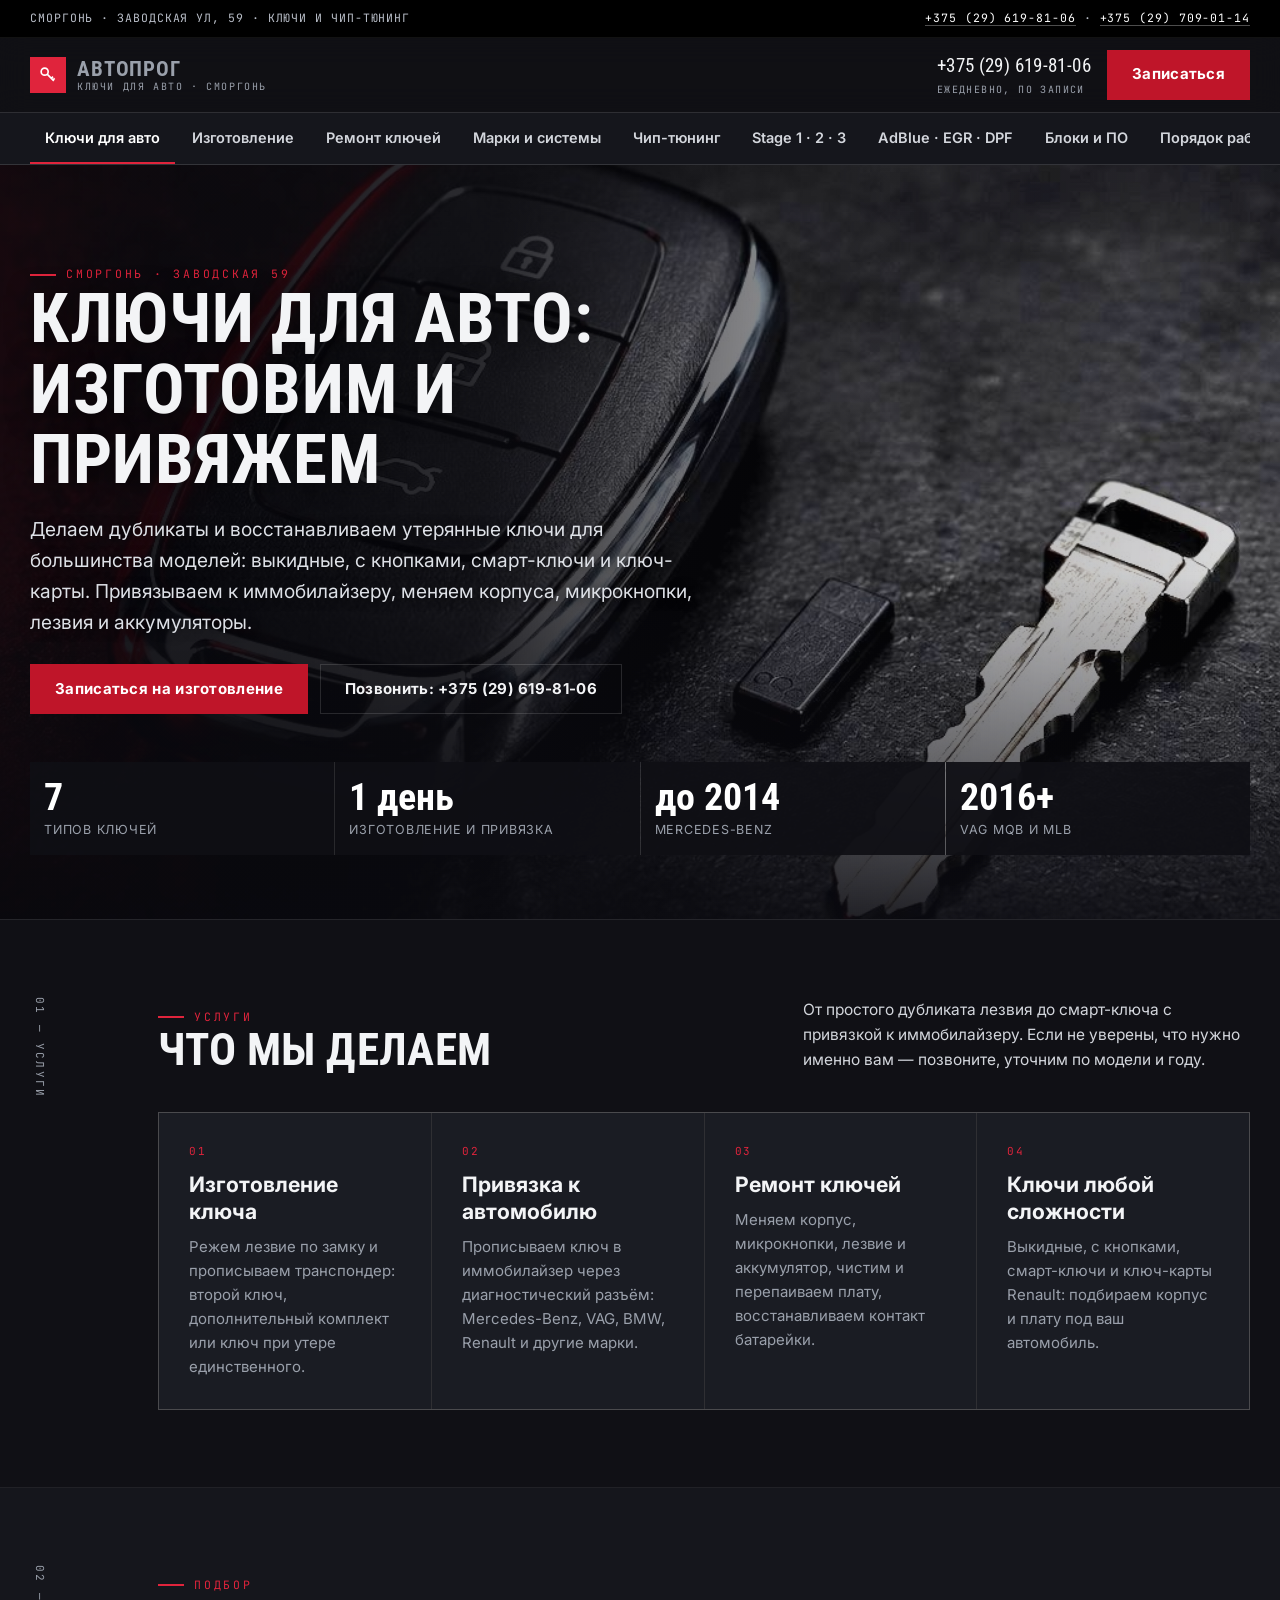
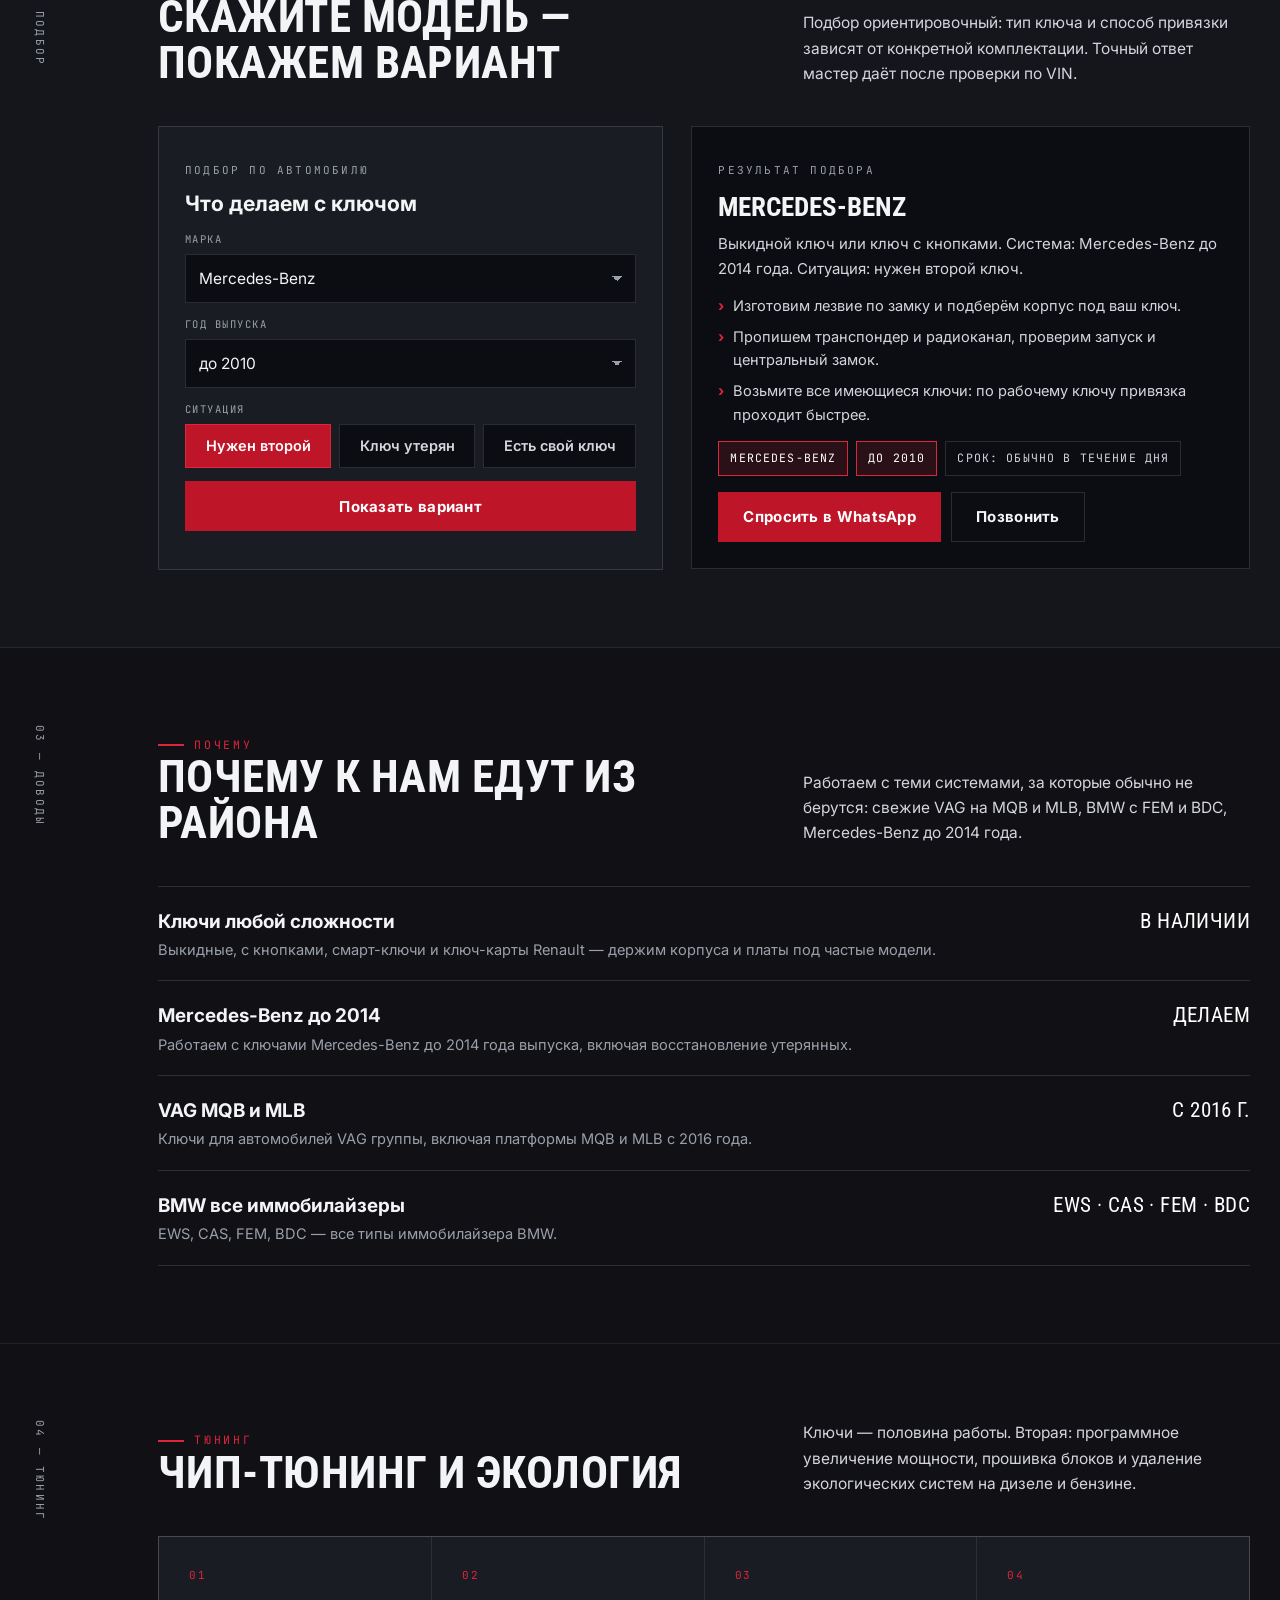
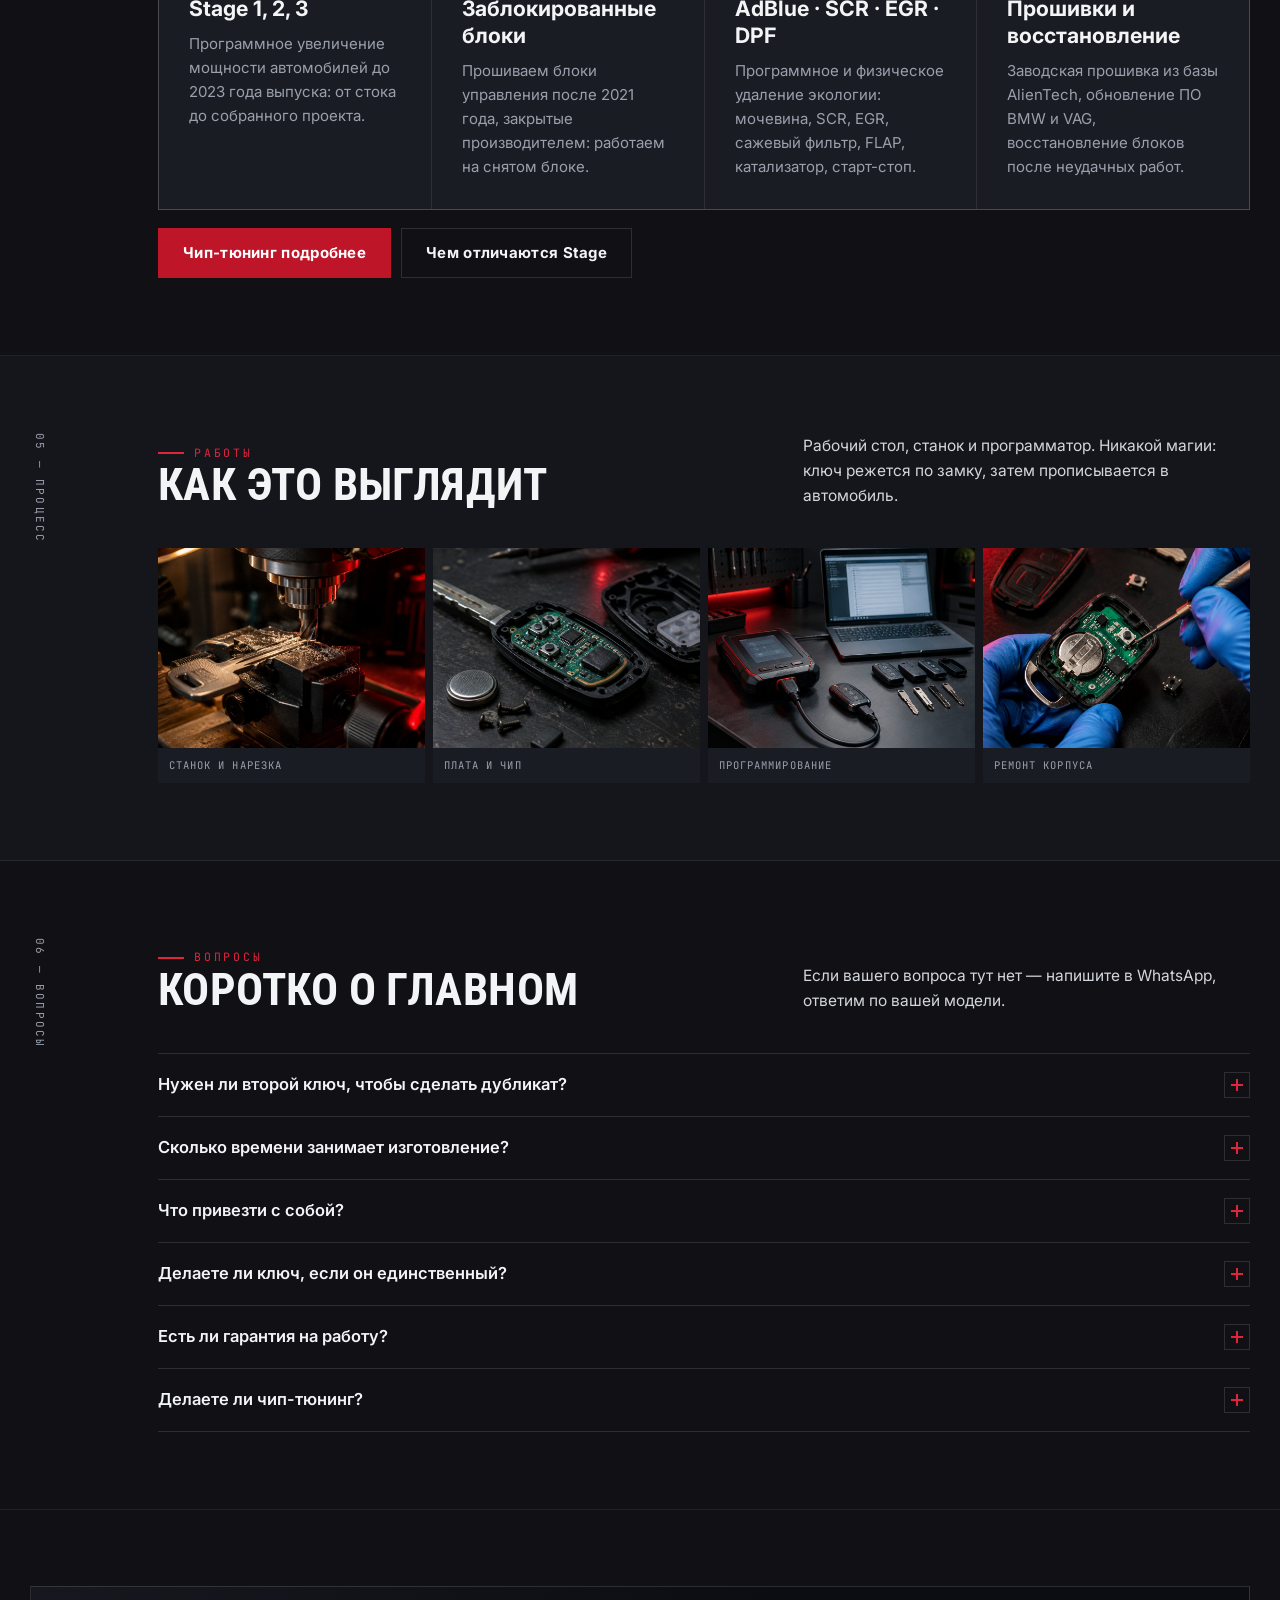
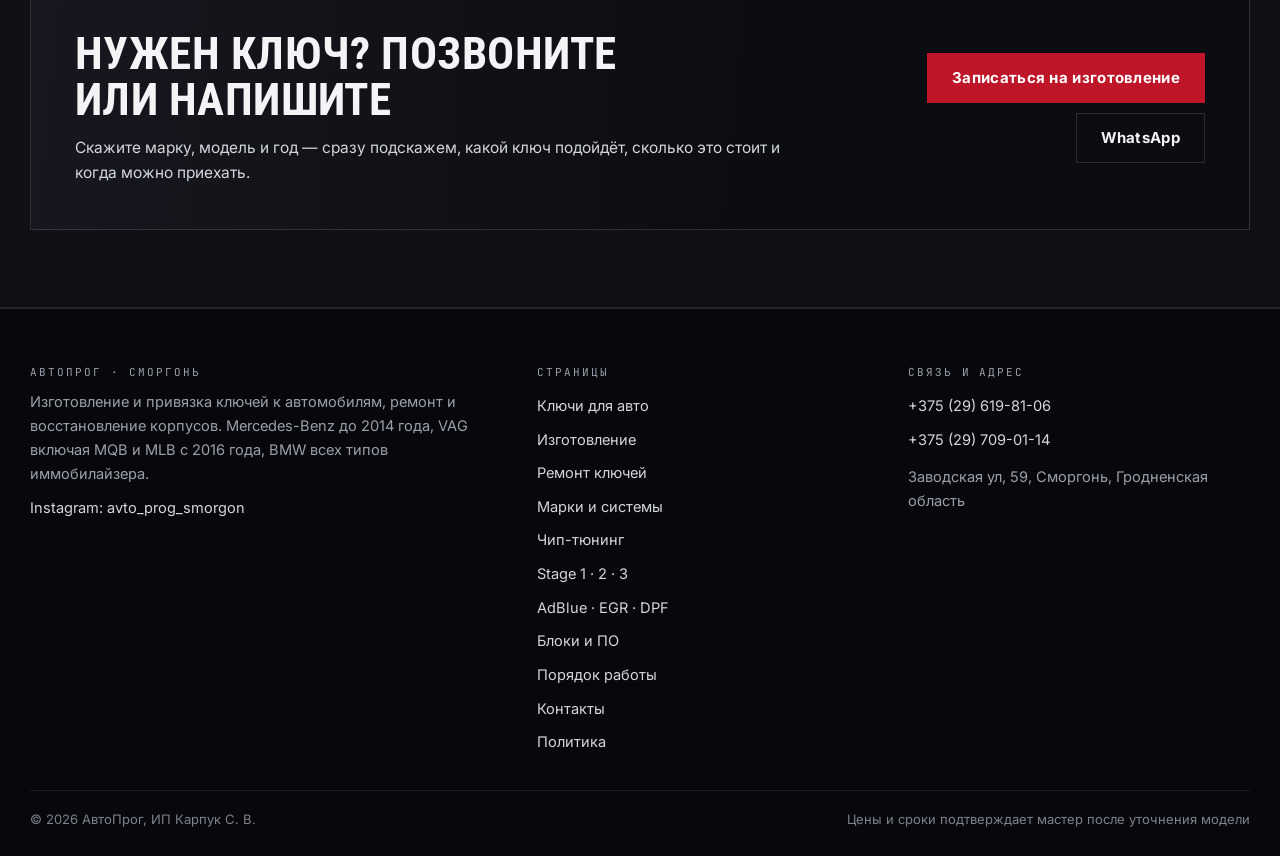
<file: index.html>
<!doctype html>
<html lang="ru"><head>
<meta charset="utf-8">
<meta name="viewport" content="width=device-width,initial-scale=1">
<title>Изготовление автомобильных ключей в Сморгони — АвтоПрог</title>
<meta name="description" content="Изготовление и привязка ключей к автомобилям в Сморгони: Mercedes-Benz до 2014, VAG включая MQB и MLB с 2016, BMW EWS, CAS, FEM, BDC. Ремонт ключей, замена корпусов, кнопок, лезвий и аккумуляторов.">
<meta name="theme-color" content="#101015">
<link rel="icon" href="assets/img/favicon.svg" type="image/svg+xml">
<link rel="preconnect" href="https://fonts.googleapis.com"><link rel="preconnect" href="https://fonts.gstatic.com" crossorigin>
<link href="https://fonts.googleapis.com/css2?family=Roboto+Condensed:wght@400;700&family=Inter:wght@400;500;600;700&family=JetBrains+Mono:wght@400;500&display=swap" rel="stylesheet">
<style>
:root{--bg:#101015;--bg2:#15161C;--panel:#1A1C23;--ink:#F3F4F6;--mut:#9AA0AB;--line:rgba(255,255,255,.13);--red:#E0243C;--red-d:#BF1529}
*{box-sizing:border-box}html{overflow-x:clip;font-size:18px}
body{margin:0;background:var(--bg);color:var(--ink);font-family:Inter,system-ui,sans-serif;line-height:1.6;overflow-x:clip}
img{display:block;max-width:100%}
a{color:inherit;text-decoration:none}
h1,h2{font-family:'Roboto Condensed',Impact,sans-serif;font-weight:700;text-transform:uppercase;line-height:1.02;margin:0}
.wrap{width:min(1220px,100% - 40px);margin:0 auto}
.hdr{position:sticky;top:0;z-index:70;background:rgba(16,16,21,.96);border-bottom:1px solid var(--line)}
.btn{display:inline-flex;align-items:center;min-height:50px;padding:0 24px;background:var(--red-d);color:#fff;font-weight:700;font-size:15px}
.strip{overflow-x:auto;border-bottom:1px solid var(--line);background:var(--bg2)}
.strip a{flex:none;padding:13px 15px;font-size:14.5px;font-weight:600;white-space:nowrap;color:#D3D6DC}
.drawer{position:fixed;inset:0;z-index:140;display:none;background:rgba(6,6,10,.72)}
.drawer[data-open="true"]{display:block}
.drawer__inner{position:fixed;inset:0;background:#101015;padding:18px;overflow-y:auto;display:flex;flex-direction:column}
.is-locked{overflow:hidden}
[hidden]{display:none!important}
</style>
<link rel="stylesheet" href="assets/css/site.v1.css">
</head><body>
<div class="topbar"><div class="wrap topbar__in">
<span>Сморгонь · Заводская ул, 59 · ключи и чип-тюнинг</span>
<span><a href="tel:+375296198106">+375 (29) 619-81-06</a> · <a href="tel:+375297090114">+375 (29) 709-01-14</a></span>
</div></div>
<header class="hdr"><div class="wrap hdr__in">
<a class="logo" href="index.html"><i><svg viewBox="0 0 24 24" width="20" height="20" fill="none" stroke="#fff" stroke-width="2"><circle cx="8" cy="8" r="4.2"/><path d="M11 11l8 8M16 16l2-2M18 18l2-2"/></svg></i><span><b>АвтоПрог</b><span>ключи для авто · Сморгонь</span></span></a>
<span class="hdr__sp"></span>
<a class="hdr__tel" href="tel:+375296198106">+375 (29) 619-81-06<span>ежедневно, по записи</span></a>
<a class="btn" href="kontakty.html">Записаться</a>
<button class="burger" id="burger" aria-label="Меню" aria-expanded="false" aria-controls="drawer"><span></span><span></span><span></span></button>
</div></header>
<nav class="strip" aria-label="Страницы"><div class="wrap strip__in"><a href="index.html" aria-current="page">Ключи для авто</a><a href="izgotovlenie.html">Изготовление</a><a href="remont.html">Ремонт ключей</a><a href="marki.html">Марки и системы</a><a href="chip-tyuning.html">Чип-тюнинг</a><a href="stage.html">Stage 1 · 2 · 3</a><a href="ekologiya.html">AdBlue · EGR · DPF</a><a href="bloki.html">Блоки и ПО</a><a href="poryadok.html">Порядок работы</a><a href="kontakty.html">Контакты</a><a href="politika.html">Политика</a></div></nav>
<main>
<section class="hero"><div class="hero__bg"><img src="assets/img/hero.jpg" alt="Смарт-ключ автомобиля с чипом на тёмном верстаке" fetchpriority="high"></div><div class="wrap hero__in"><span class="kick">Сморгонь · Заводская 59</span><h1>Ключи для авто: изготовим и привяжем</h1><p class="hero__lead">Делаем дубликаты и восстанавливаем утерянные ключи для большинства моделей: выкидные, с кнопками, смарт-ключи и ключ-карты. Привязываем к иммобилайзеру, меняем корпуса, микрокнопки, лезвия и аккумуляторы.</p><div class="hero__cta"><a class="btn" href="kontakty.html">Записаться на изготовление</a><a class="btn btn--ghost" href="tel:+375296198106">Позвонить: +375 (29) 619-81-06</a></div><div class="hero__figs"><div><b>7</b><span>типов ключей</span></div><div><b>1 день</b><span>изготовление и привязка</span></div><div><b>до 2014</b><span>Mercedes-Benz</span></div><div><b>2016+</b><span>VAG MQB и MLB</span></div></div></div></section><section class="band "><div class="wrap"><div class="sect sect--side"><div class="sect__side"><span class="mono">01 — услуги</span></div><div class="sect__main"><div class="sect__head"><div><span class="kick">Услуги</span><h2>Что мы делаем</h2></div><p>От простого дубликата лезвия до смарт-ключа с привязкой к иммобилайзеру. Если не уверены, что нужно именно вам — позвоните, уточним по модели и году.</p></div><div class="cards"><div class="card"><span class="card__n">01</span><h3>Изготовление ключа</h3><p>Режем лезвие по замку и прописываем транспондер: второй ключ, дополнительный комплект или ключ при утере единственного.</p></div><div class="card"><span class="card__n">02</span><h3>Привязка к автомобилю</h3><p>Прописываем ключ в иммобилайзер через диагностический разъём: Mercedes-Benz, VAG, BMW, Renault и другие марки.</p></div><div class="card"><span class="card__n">03</span><h3>Ремонт ключей</h3><p>Меняем корпус, микрокнопки, лезвие и аккумулятор, чистим и перепаиваем плату, восстанавливаем контакт батарейки.</p></div><div class="card"><span class="card__n">04</span><h3>Ключи любой сложности</h3><p>Выкидные, с кнопками, смарт-ключи и ключ-карты Renault: подбираем корпус и плату под ваш автомобиль.</p></div></div></div></div></div></section><section class="band band--alt"><div class="wrap"><div class="sect sect--side"><div class="sect__side"><span class="mono">02 — подбор</span></div><div class="sect__main"><div class="sect__head"><div><span class="kick">Подбор</span><h2>Скажите модель — покажем вариант</h2></div><p>Подбор ориентировочный: тип ключа и способ привязки зависят от конкретной комплектации. Точный ответ мастер даёт после проверки по VIN.</p></div><div class="pick"><div class="pick__form"><span class="mono">Подбор по автомобилю</span><h3 style="margin:8px 0 14px">Что делаем с ключом</h3><div class="fld"><label for="keyMake">Марка</label><select id="keyMake"><option value="mercedes">Mercedes-Benz</option><option value="vag">Volkswagen, Audi, Skoda, Seat</option><option value="bmw">BMW</option><option value="renault">Renault</option><option value="other">Другая марка</option></select></div><div class="fld"><label for="keyYear">Год выпуска</label><select id="keyYear"><option value="old">до 2010</option><option value="mid">2011–2015</option><option value="new">2016–2019</option><option value="fresh">2020 и новее</option></select></div><div class="fld"><label>Ситуация</label><div class="seg" id="keySeg"><button type="button" data-t="second" aria-pressed="true">Нужен второй</button><button type="button" data-t="lost" aria-pressed="false">Ключ утерян</button><button type="button" data-t="bind" aria-pressed="false">Есть свой ключ</button></div></div><button class="btn" type="button" id="pickGo" style="width:100%">Показать вариант</button><p class="msg" id="pickMsg"></p></div><div class="pick__out" id="pickOut"></div></div></div></div></div></section><section class="band "><div class="wrap"><div class="sect sect--side"><div class="sect__side"><span class="mono">03 — доводы</span></div><div class="sect__main"><div class="sect__head"><div><span class="kick">Почему</span><h2>Почему к нам едут из района</h2></div><p>Работаем с теми системами, за которые обычно не берутся: свежие VAG на MQB и MLB, BMW с FEM и BDC, Mercedes-Benz до 2014 года.</p></div><div class="rows"><div class="row"><div><h3>Ключи любой сложности</h3><p>Выкидные, с кнопками, смарт-ключи и ключ-карты Renault — держим корпуса и платы под частые модели.</p></div><span class="row__p">в наличии</span></div><div class="row"><div><h3>Mercedes-Benz до 2014</h3><p>Работаем с ключами Mercedes-Benz до 2014 года выпуска, включая восстановление утерянных.</p></div><span class="row__p">делаем</span></div><div class="row"><div><h3>VAG MQB и MLB</h3><p>Ключи для автомобилей VAG группы, включая платформы MQB и MLB с 2016 года.</p></div><span class="row__p">с 2016 г.</span></div><div class="row"><div><h3>BMW все иммобилайзеры</h3><p>EWS, CAS, FEM, BDC — все типы иммобилайзера BMW.</p></div><span class="row__p">EWS · CAS · FEM · BDC</span></div></div></div></div></div></section><section class="band "><div class="wrap"><div class="sect sect--side"><div class="sect__side"><span class="mono">04 — тюнинг</span></div><div class="sect__main"><div class="sect__head"><div><span class="kick">Тюнинг</span><h2>Чип-тюнинг и экология</h2></div><p>Ключи — половина работы. Вторая: программное увеличение мощности, прошивка блоков и удаление экологических систем на дизеле и бензине.</p></div><div class="cards"><div class="card"><span class="card__n">01</span><h3>Stage 1, 2, 3</h3><p>Программное увеличение мощности автомобилей до 2023 года выпуска: от стока до собранного проекта.</p></div><div class="card"><span class="card__n">02</span><h3>Заблокированные блоки</h3><p>Прошиваем блоки управления после 2021 года, закрытые производителем: работаем на снятом блоке.</p></div><div class="card"><span class="card__n">03</span><h3>AdBlue · SCR · EGR · DPF</h3><p>Программное и физическое удаление экологии: мочевина, SCR, EGR, сажевый фильтр, FLAP, катализатор, старт-стоп.</p></div><div class="card"><span class="card__n">04</span><h3>Прошивки и восстановление</h3><p>Заводская прошивка из базы AlienTech, обновление ПО BMW и VAG, восстановление блоков после неудачных работ.</p></div></div><div style="display:flex;gap:10px;flex-wrap:wrap;margin-top:18px"><a class="btn" href="chip-tyuning.html">Чип-тюнинг подробнее</a><a class="btn btn--ghost" href="stage.html">Чем отличаются Stage</a></div></div></div></div></section><section class="band band--alt"><div class="wrap"><div class="sect sect--side"><div class="sect__side"><span class="mono">05 — процесс</span></div><div class="sect__main"><div class="sect__head"><div><span class="kick">Работы</span><h2>Как это выглядит</h2></div><p>Рабочий стол, станок и программатор. Никакой магии: ключ режется по замку, затем прописывается в автомобиль.</p></div><div class="gal"><figure><img src="assets/img/machine.jpg" alt="Станок для нарезки лезвия ключа" loading="lazy"><figcaption>Станок и нарезка</figcaption></figure><figure><img src="assets/img/chip.jpg" alt="Открытый ключ: плата, микрокнопки и чип" loading="lazy"><figcaption>Плата и чип</figcaption></figure><figure><img src="assets/img/bench.jpg" alt="Программатор и ноутбук на верстаке" loading="lazy"><figcaption>Программирование</figcaption></figure><figure><img src="assets/img/repair.jpg" alt="Замена микрокнопки в корпусе ключа" loading="lazy"><figcaption>Ремонт корпуса</figcaption></figure></div></div></div></div></section><section class="band "><div class="wrap"><div class="sect sect--side"><div class="sect__side"><span class="mono">06 — вопросы</span></div><div class="sect__main"><div class="sect__head"><div><span class="kick">Вопросы</span><h2>Коротко о главном</h2></div><p>Если вашего вопроса тут нет — напишите в WhatsApp, ответим по вашей модели.</p></div><div class="faq"><div class="faq__i" data-open="false"><button class="faq__q" type="button" aria-expanded="false">Нужен ли второй ключ, чтобы сделать дубликат?<i></i></button><div class="faq__a"><p>Для большинства автомобилей да: привязка нового ключа идёт через уже существующий рабочий ключ. Если ключ единственный или утерян, способ зависит от модели — уточните по телефону.</p></div></div><div class="faq__i" data-open="false"><button class="faq__q" type="button" aria-expanded="false">Сколько времени занимает изготовление?<i></i></button><div class="faq__a"><p>Обычно в течение дня, при наличии корпуса и чипа под вашу модель. По редким комплектациям срок может быть больше — предупредим заранее.</p></div></div><div class="faq__i" data-open="false"><button class="faq__q" type="button" aria-expanded="false">Что привезти с собой?<i></i></button><div class="faq__a"><p>Автомобиль, документы на него и все имеющиеся ключи. Для привязки машина нужна на месте: прописываем ключ в её иммобилайзер.</p></div></div><div class="faq__i" data-open="false"><button class="faq__q" type="button" aria-expanded="false">Делаете ли ключ, если он единственный?<i></i></button><div class="faq__a"><p>Да, для большинства моделей. Способ зависит от системы: где-то достаточно данных по VIN, где-то нужен демонтаж блока.</p></div></div><div class="faq__i" data-open="false"><button class="faq__q" type="button" aria-expanded="false">Есть ли гарантия на работу?<i></i></button><div class="faq__a"><p>На изготовление и привязку даём гарантию: если ключ перестал работать не по вашей вине, разберёмся и исправим.</p></div></div><div class="faq__i" data-open="false"><button class="faq__q" type="button" aria-expanded="false">Делаете ли чип-тюнинг?<i></i></button><div class="faq__a"><p>Да: программное увеличение мощности до 2023 года выпуска, Stage 1–3, прошивка заблокированных блоков после 2021 года, удаление AdBlue, SCR, EGR, DPF и FLAP, обновление ПО BMW и VAG.</p></div></div></div></div></div></div></section><section class="band"><div class="wrap"><div class="cta"><div><h2>Нужен ключ? Позвоните или напишите</h2><p>Скажите марку, модель и год — сразу подскажем, какой ключ подойдёт, сколько это стоит и когда можно приехать.</p></div><div class="cta__act"><a class="btn" href="kontakty.html">Записаться на изготовление</a><a class="btn btn--ghost" href="https://wa.me/375296198106">WhatsApp</a></div></div></div></section></main>
<footer class="foot"><div class="wrap">
<div class="foot__grid">
<div><h4>АвтоПрог · Сморгонь</h4><p>Изготовление и привязка ключей к автомобилям, ремонт и восстановление корпусов. Mercedes-Benz до 2014 года, VAG включая MQB и MLB с 2016 года, BMW всех типов иммобилайзера.</p>
<p style="margin-top:10px"><a href="https://www.instagram.com/avto_prog_smorgon/" target="_blank" rel="noopener" style="padding:0">Instagram: avto_prog_smorgon</a></p></div>
<div><h4>Страницы</h4><a href="index.html">Ключи для авто</a><a href="izgotovlenie.html">Изготовление</a><a href="remont.html">Ремонт ключей</a><a href="marki.html">Марки и системы</a><a href="chip-tyuning.html">Чип-тюнинг</a><a href="stage.html">Stage 1 · 2 · 3</a><a href="ekologiya.html">AdBlue · EGR · DPF</a><a href="bloki.html">Блоки и ПО</a><a href="poryadok.html">Порядок работы</a><a href="kontakty.html">Контакты</a><a href="politika.html">Политика</a></div>
<div><h4>Связь и адрес</h4>
<a href="tel:+375296198106">+375 (29) 619-81-06</a><a href="tel:+375297090114">+375 (29) 709-01-14</a>
<p style="margin-top:8px">Заводская ул, 59, Сморгонь, Гродненская область</p></div>
</div>
<div class="foot__bot"><span>© 2026 АвтоПрог, ИП Карпук С. В.</span><span>Цены и сроки подтверждает мастер после уточнения модели</span></div>
</div></footer>
<div class="fbar">
<a href="tel:+375296198106"><svg viewBox="0 0 24 24"><path d="M5 4h4l2 5-2.5 1.5a12 12 0 0 0 5 5L15 13l5 2v4a2 2 0 0 1-2 2A16 16 0 0 1 3 6a2 2 0 0 1 2-2z"/></svg>Позвонить</a>
<a href="https://wa.me/375296198106"><svg viewBox="0 0 24 24"><path d="M12 3a9 9 0 0 0-7.8 13.5L3 21l4.6-1.2A9 9 0 1 0 12 3z"/></svg>WhatsApp</a>
<a href="viber://chat?number=%2B375296198106"><svg viewBox="0 0 24 24"><path d="M12 3c5 0 9 3.4 9 7.6 0 4.2-4 7.6-9 7.6-1 0-2-.1-2.9-.4L5 20l.8-3.2C4.1 15.3 3 13.1 3 10.6 3 6.4 7 3 12 3z"/></svg>Viber</a>
<a href="https://t.me/+375296198106" target="_blank" rel="noopener"><svg viewBox="0 0 24 24"><path d="M21 4L3 11l5 2 2 6 3-4 5 3z"/></svg>Telegram</a>
</div>
<div class="drawer" id="drawer" data-open="false" aria-hidden="true"><div class="drawer__inner">
<div class="drawer__top"><span class="mono">Меню</span><button class="drawer__close" id="drawerClose" aria-label="Закрыть меню"></button></div>
<a href="index.html">Ключи для авто</a><a href="izgotovlenie.html">Изготовление</a><a href="remont.html">Ремонт ключей</a><a href="marki.html">Марки и системы</a><a href="chip-tyuning.html">Чип-тюнинг</a><a href="stage.html">Stage 1 · 2 · 3</a><a href="ekologiya.html">AdBlue · EGR · DPF</a><a href="bloki.html">Блоки и ПО</a><a href="poryadok.html">Порядок работы</a><a href="kontakty.html">Контакты</a><a href="politika.html">Политика</a>
<a class="btn" href="https://wa.me/375296198106" target="_blank" rel="noopener" style="margin-top:18px">Написать в WhatsApp</a>
</div></div>
<script src="assets/js/main.v1.js" defer></script>
</body></html>
</file>
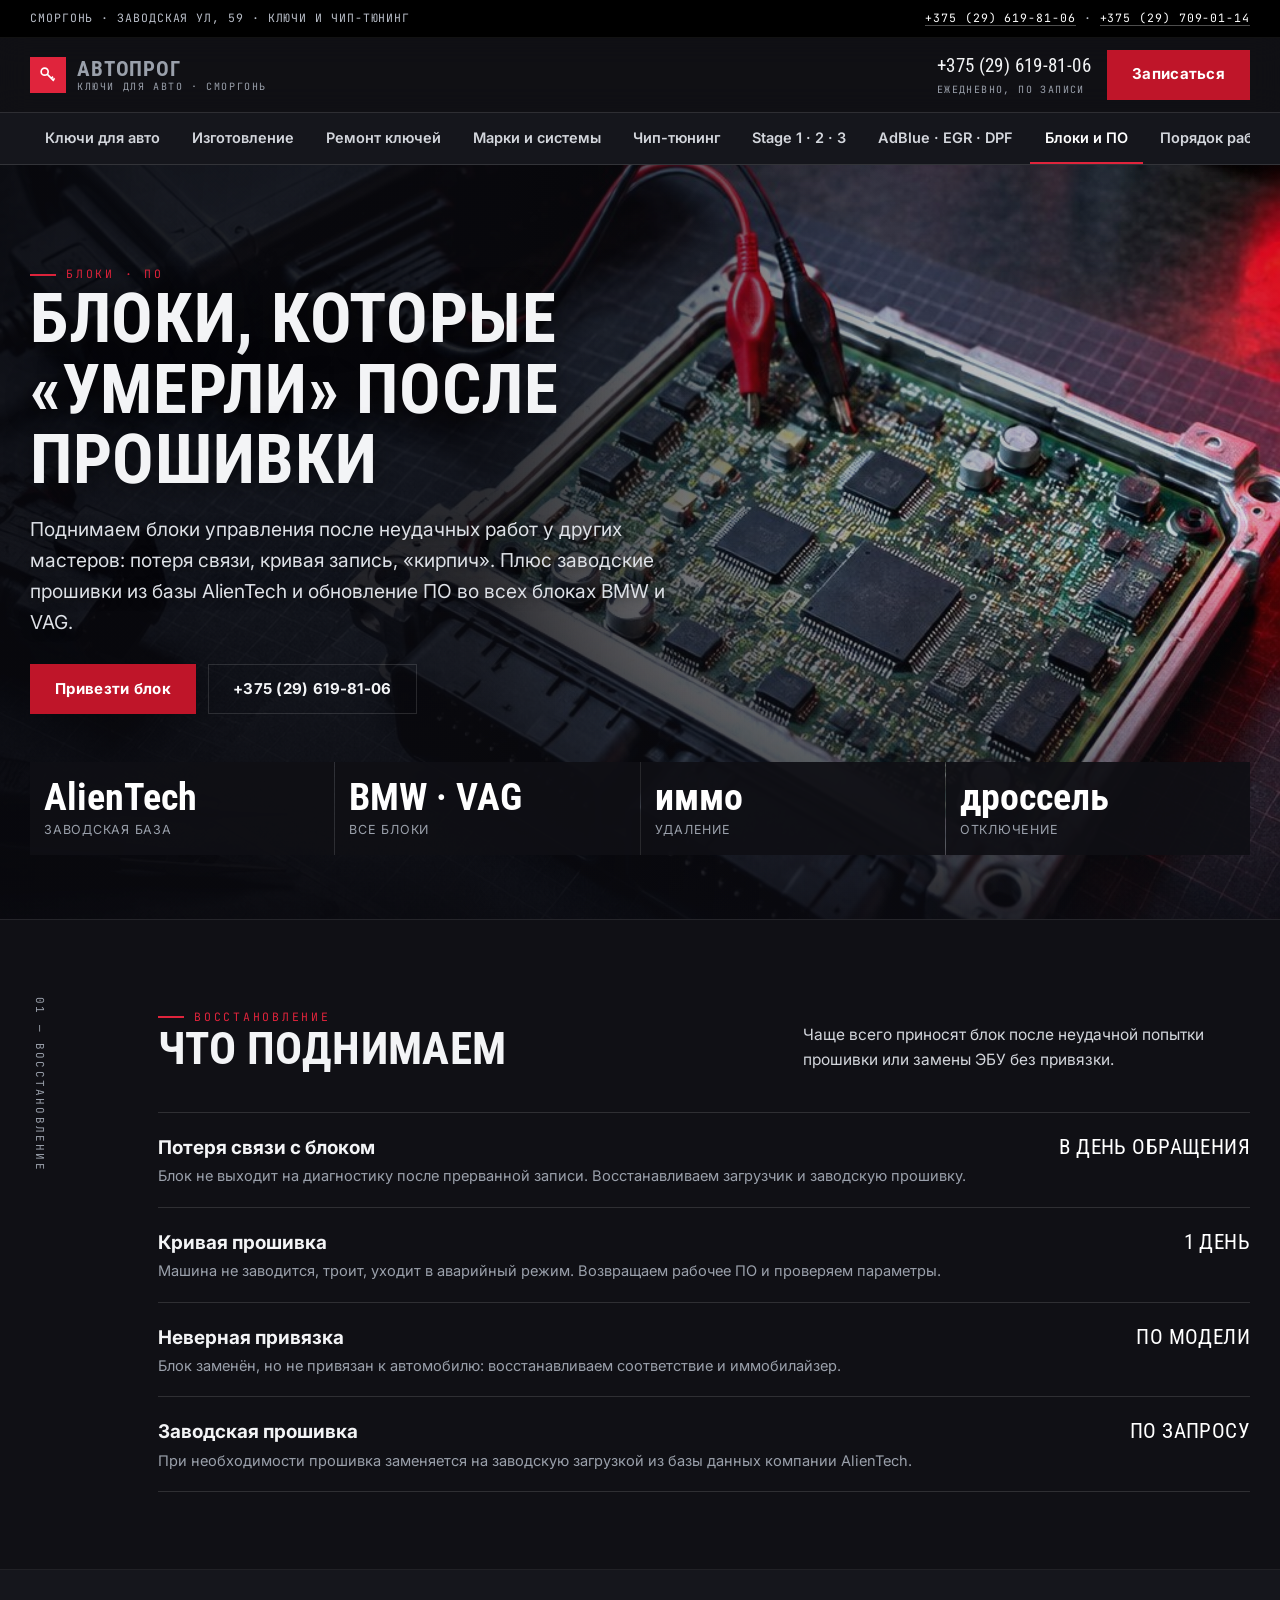
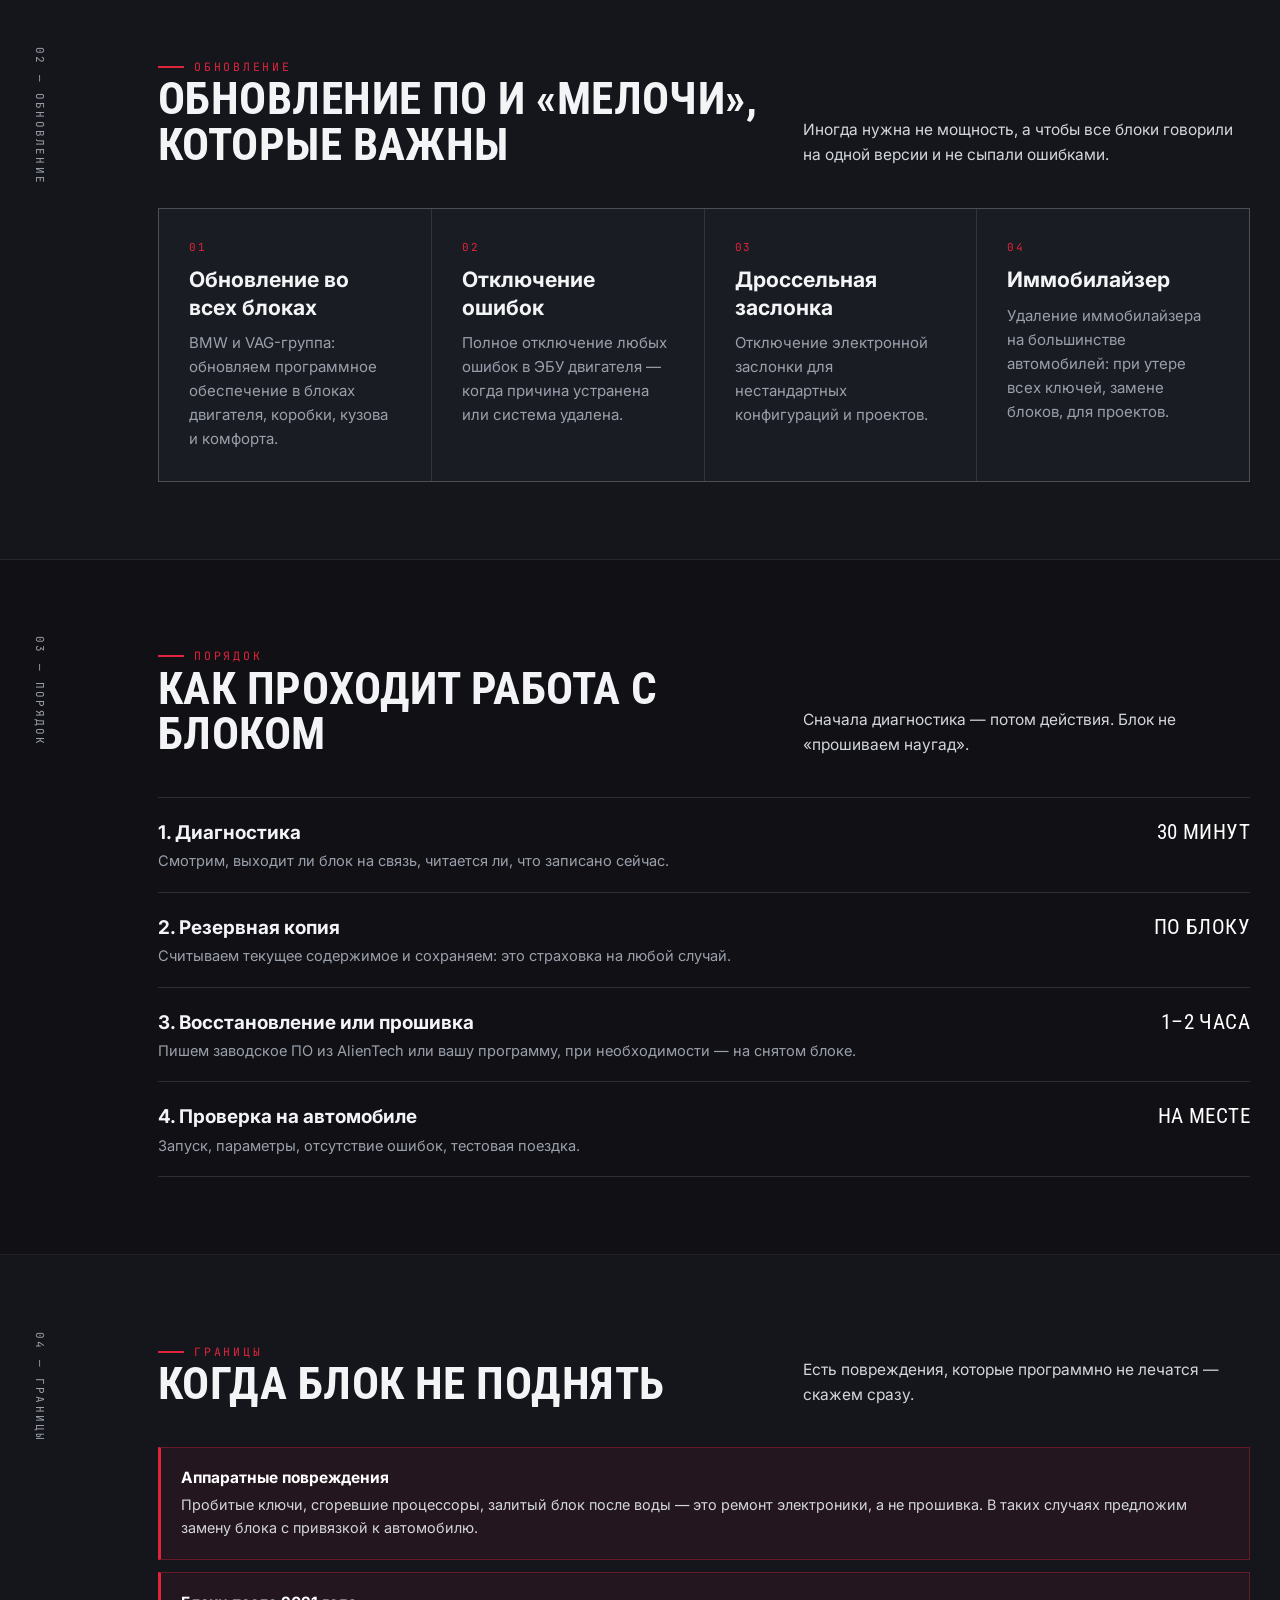
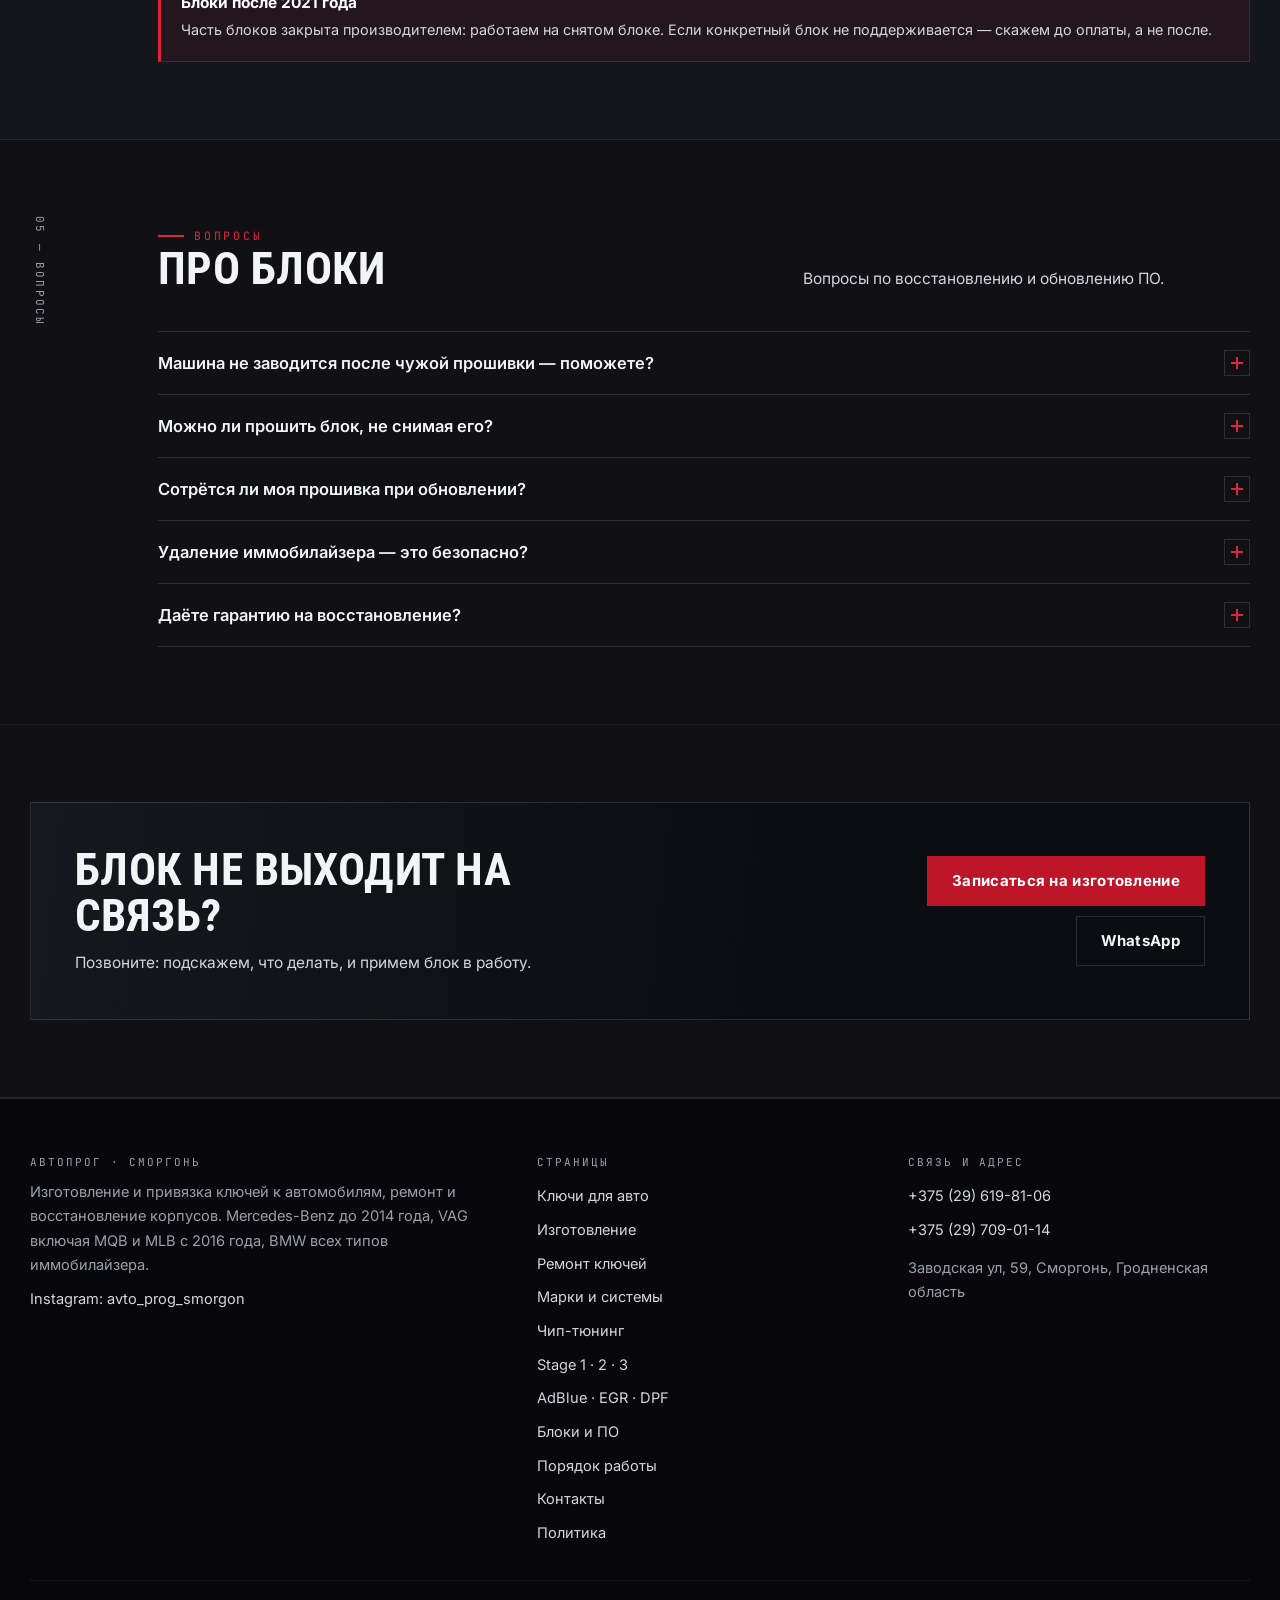
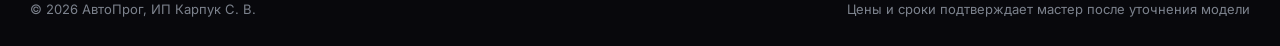
<file: bloki.html>
<!doctype html>
<html lang="ru"><head>
<meta charset="utf-8">
<meta name="viewport" content="width=device-width,initial-scale=1">
<title>Прошивка и восстановление блоков управления: BMW, VAG, AlienTech</title>
<meta name="description" content="Восстановление неработоспособных блоков управления после неудачных работ, заводская прошивка из базы AlienTech, обновление ПО во всех блоках BMW и VAG, отключение ошибок, дроссельной заслонки и иммобилайзера.">
<meta name="theme-color" content="#101015">
<link rel="icon" href="assets/img/favicon.svg" type="image/svg+xml">
<link rel="preconnect" href="https://fonts.googleapis.com"><link rel="preconnect" href="https://fonts.gstatic.com" crossorigin>
<link href="https://fonts.googleapis.com/css2?family=Roboto+Condensed:wght@400;700&family=Inter:wght@400;500;600;700&family=JetBrains+Mono:wght@400;500&display=swap" rel="stylesheet">
<style>
:root{--bg:#101015;--bg2:#15161C;--panel:#1A1C23;--ink:#F3F4F6;--mut:#9AA0AB;--line:rgba(255,255,255,.13);--red:#E0243C;--red-d:#BF1529}
*{box-sizing:border-box}html{overflow-x:clip;font-size:18px}
body{margin:0;background:var(--bg);color:var(--ink);font-family:Inter,system-ui,sans-serif;line-height:1.6;overflow-x:clip}
img{display:block;max-width:100%}
a{color:inherit;text-decoration:none}
h1,h2{font-family:'Roboto Condensed',Impact,sans-serif;font-weight:700;text-transform:uppercase;line-height:1.02;margin:0}
.wrap{width:min(1220px,100% - 40px);margin:0 auto}
.hdr{position:sticky;top:0;z-index:70;background:rgba(16,16,21,.96);border-bottom:1px solid var(--line)}
.btn{display:inline-flex;align-items:center;min-height:50px;padding:0 24px;background:var(--red-d);color:#fff;font-weight:700;font-size:15px}
.strip{overflow-x:auto;border-bottom:1px solid var(--line);background:var(--bg2)}
.strip a{flex:none;padding:13px 15px;font-size:14.5px;font-weight:600;white-space:nowrap;color:#D3D6DC}
.drawer{position:fixed;inset:0;z-index:140;display:none;background:rgba(6,6,10,.72)}
.drawer[data-open="true"]{display:block}
.drawer__inner{position:fixed;inset:0;background:#101015;padding:18px;overflow-y:auto;display:flex;flex-direction:column}
.is-locked{overflow:hidden}
[hidden]{display:none!important}
</style>
<link rel="stylesheet" href="assets/css/site.v1.css">
</head><body>
<div class="topbar"><div class="wrap topbar__in">
<span>Сморгонь · Заводская ул, 59 · ключи и чип-тюнинг</span>
<span><a href="tel:+375296198106">+375 (29) 619-81-06</a> · <a href="tel:+375297090114">+375 (29) 709-01-14</a></span>
</div></div>
<header class="hdr"><div class="wrap hdr__in">
<a class="logo" href="index.html"><i><svg viewBox="0 0 24 24" width="20" height="20" fill="none" stroke="#fff" stroke-width="2"><circle cx="8" cy="8" r="4.2"/><path d="M11 11l8 8M16 16l2-2M18 18l2-2"/></svg></i><span><b>АвтоПрог</b><span>ключи для авто · Сморгонь</span></span></a>
<span class="hdr__sp"></span>
<a class="hdr__tel" href="tel:+375296198106">+375 (29) 619-81-06<span>ежедневно, по записи</span></a>
<a class="btn" href="kontakty.html">Записаться</a>
<button class="burger" id="burger" aria-label="Меню" aria-expanded="false" aria-controls="drawer"><span></span><span></span><span></span></button>
</div></header>
<nav class="strip" aria-label="Страницы"><div class="wrap strip__in"><a href="index.html">Ключи для авто</a><a href="izgotovlenie.html">Изготовление</a><a href="remont.html">Ремонт ключей</a><a href="marki.html">Марки и системы</a><a href="chip-tyuning.html">Чип-тюнинг</a><a href="stage.html">Stage 1 · 2 · 3</a><a href="ekologiya.html">AdBlue · EGR · DPF</a><a href="bloki.html" aria-current="page">Блоки и ПО</a><a href="poryadok.html">Порядок работы</a><a href="kontakty.html">Контакты</a><a href="politika.html">Политика</a></div></nav>
<main>
<section class="hero"><div class="hero__bg"><img src="assets/img/ecu.jpg" alt="Плата блока управления с программатором на столе" fetchpriority="high"></div><div class="wrap hero__in"><span class="kick">Блоки · ПО</span><h1>Блоки, которые «умерли» после прошивки</h1><p class="hero__lead">Поднимаем блоки управления после неудачных работ у других мастеров: потеря связи, кривая запись, «кирпич». Плюс заводские прошивки из базы AlienTech и обновление ПО во всех блоках BMW и VAG.</p><div class="hero__cta"><a class="btn" href="kontakty.html">Привезти блок</a><a class="btn btn--ghost" href="tel:+375296198106">+375 (29) 619-81-06</a></div><div class="hero__figs"><div><b>AlienTech</b><span>заводская база</span></div><div><b>BMW · VAG</b><span>все блоки</span></div><div><b>иммо</b><span>удаление</span></div><div><b>дроссель</b><span>отключение</span></div></div></div></section><section class="band "><div class="wrap"><div class="sect sect--side"><div class="sect__side"><span class="mono">01 — восстановление</span></div><div class="sect__main"><div class="sect__head"><div><span class="kick">Восстановление</span><h2>Что поднимаем</h2></div><p>Чаще всего приносят блок после неудачной попытки прошивки или замены ЭБУ без привязки.</p></div><div class="rows"><div class="row"><div><h3>Потеря связи с блоком</h3><p>Блок не выходит на диагностику после прерванной записи. Восстанавливаем загрузчик и заводскую прошивку.</p></div><span class="row__p">в день обращения</span></div><div class="row"><div><h3>Кривая прошивка</h3><p>Машина не заводится, троит, уходит в аварийный режим. Возвращаем рабочее ПО и проверяем параметры.</p></div><span class="row__p">1 день</span></div><div class="row"><div><h3>Неверная привязка</h3><p>Блок заменён, но не привязан к автомобилю: восстанавливаем соответствие и иммобилайзер.</p></div><span class="row__p">по модели</span></div><div class="row"><div><h3>Заводская прошивка</h3><p>При необходимости прошивка заменяется на заводскую загрузкой из базы данных компании AlienTech.</p></div><span class="row__p">по запросу</span></div></div></div></div></div></section><section class="band band--alt"><div class="wrap"><div class="sect sect--side"><div class="sect__side"><span class="mono">02 — обновление</span></div><div class="sect__main"><div class="sect__head"><div><span class="kick">Обновление</span><h2>Обновление ПО и «мелочи», которые важны</h2></div><p>Иногда нужна не мощность, а чтобы все блоки говорили на одной версии и не сыпали ошибками.</p></div><div class="cards"><div class="card"><span class="card__n">01</span><h3>Обновление во всех блоках</h3><p>BMW и VAG-группа: обновляем программное обеспечение в блоках двигателя, коробки, кузова и комфорта.</p></div><div class="card"><span class="card__n">02</span><h3>Отключение ошибок</h3><p>Полное отключение любых ошибок в ЭБУ двигателя — когда причина устранена или система удалена.</p></div><div class="card"><span class="card__n">03</span><h3>Дроссельная заслонка</h3><p>Отключение электронной заслонки для нестандартных конфигураций и проектов.</p></div><div class="card"><span class="card__n">04</span><h3>Иммобилайзер</h3><p>Удаление иммобилайзера на большинстве автомобилей: при утере всех ключей, замене блоков, для проектов.</p></div></div></div></div></div></section><section class="band "><div class="wrap"><div class="sect sect--side"><div class="sect__side"><span class="mono">03 — порядок</span></div><div class="sect__main"><div class="sect__head"><div><span class="kick">Порядок</span><h2>Как проходит работа с блоком</h2></div><p>Сначала диагностика — потом действия. Блок не «прошиваем наугад».</p></div><div class="rows"><div class="row"><div><h3>1. Диагностика</h3><p>Смотрим, выходит ли блок на связь, читается ли, что записано сейчас.</p></div><span class="row__p">30 минут</span></div><div class="row"><div><h3>2. Резервная копия</h3><p>Считываем текущее содержимое и сохраняем: это страховка на любой случай.</p></div><span class="row__p">по блоку</span></div><div class="row"><div><h3>3. Восстановление или прошивка</h3><p>Пишем заводское ПО из AlienTech или вашу программу, при необходимости — на снятом блоке.</p></div><span class="row__p">1–2 часа</span></div><div class="row"><div><h3>4. Проверка на автомобиле</h3><p>Запуск, параметры, отсутствие ошибок, тестовая поездка.</p></div><span class="row__p">на месте</span></div></div></div></div></div></section><section class="band band--alt"><div class="wrap"><div class="sect sect--side"><div class="sect__side"><span class="mono">04 — границы</span></div><div class="sect__main"><div class="sect__head"><div><span class="kick">Границы</span><h2>Когда блок не поднять</h2></div><p>Есть повреждения, которые программно не лечатся — скажем сразу.</p></div><div class="note"><h3>Аппаратные повреждения</h3><p>Пробитые ключи, сгоревшие процессоры, залитый блок после воды — это ремонт электроники, а не прошивка. В таких случаях предложим замену блока с привязкой к автомобилю.</p></div><div style="height:12px"></div><div class="note"><h3>Блоки после 2021 года</h3><p>Часть блоков закрыта производителем: работаем на снятом блоке. Если конкретный блок не поддерживается — скажем до оплаты, а не после.</p></div></div></div></div></section><section class="band "><div class="wrap"><div class="sect sect--side"><div class="sect__side"><span class="mono">05 — вопросы</span></div><div class="sect__main"><div class="sect__head"><div><span class="kick">Вопросы</span><h2>Про блоки</h2></div><p>Вопросы по восстановлению и обновлению ПО.</p></div><div class="faq"><div class="faq__i" data-open="false"><button class="faq__q" type="button" aria-expanded="false">Машина не заводится после чужой прошивки — поможете?<i></i></button><div class="faq__a"><p>Да, это профильная задача. Привозите блок или автомобиль: считаем текущее состояние, восстановим заводское ПО.</p></div></div><div class="faq__i" data-open="false"><button class="faq__q" type="button" aria-expanded="false">Можно ли прошить блок, не снимая его?<i></i></button><div class="faq__a"><p>Большинство блоков до 2021 года прошиваются через разъём. Закрытые блоки после 2021 года — только на снятом.</p></div></div><div class="faq__i" data-open="false"><button class="faq__q" type="button" aria-expanded="false">Сотрётся ли моя прошивка при обновлении?<i></i></button><div class="faq__a"><p>Если обновление нужно для других блоков, программу двигателя сохраняем и возвращаем. Обсуждаем до работ.</p></div></div><div class="faq__i" data-open="false"><button class="faq__q" type="button" aria-expanded="false">Удаление иммобилайзера — это безопасно?<i></i></button><div class="faq__a"><p>Это снижает защиту от угона. Решение за владельцем; мы объясняем риск и делаем только по его просьбе.</p></div></div><div class="faq__i" data-open="false"><button class="faq__q" type="button" aria-expanded="false">Даёте гарантию на восстановление?<i></i></button><div class="faq__a"><p>На восстановление связи и записи — да. Если блок имеет аппаратное повреждение, гарантия на такой блок не действует — предупреждаем заранее.</p></div></div></div></div></div></div></section><section class="band"><div class="wrap"><div class="cta"><div><h2>Блок не выходит на связь?</h2><p>Позвоните: подскажем, что делать, и примем блок в работу.</p></div><div class="cta__act"><a class="btn" href="kontakty.html">Записаться на изготовление</a><a class="btn btn--ghost" href="https://wa.me/375296198106">WhatsApp</a></div></div></div></section></main>
<footer class="foot"><div class="wrap">
<div class="foot__grid">
<div><h4>АвтоПрог · Сморгонь</h4><p>Изготовление и привязка ключей к автомобилям, ремонт и восстановление корпусов. Mercedes-Benz до 2014 года, VAG включая MQB и MLB с 2016 года, BMW всех типов иммобилайзера.</p>
<p style="margin-top:10px"><a href="https://www.instagram.com/avto_prog_smorgon/" target="_blank" rel="noopener" style="padding:0">Instagram: avto_prog_smorgon</a></p></div>
<div><h4>Страницы</h4><a href="index.html">Ключи для авто</a><a href="izgotovlenie.html">Изготовление</a><a href="remont.html">Ремонт ключей</a><a href="marki.html">Марки и системы</a><a href="chip-tyuning.html">Чип-тюнинг</a><a href="stage.html">Stage 1 · 2 · 3</a><a href="ekologiya.html">AdBlue · EGR · DPF</a><a href="bloki.html">Блоки и ПО</a><a href="poryadok.html">Порядок работы</a><a href="kontakty.html">Контакты</a><a href="politika.html">Политика</a></div>
<div><h4>Связь и адрес</h4>
<a href="tel:+375296198106">+375 (29) 619-81-06</a><a href="tel:+375297090114">+375 (29) 709-01-14</a>
<p style="margin-top:8px">Заводская ул, 59, Сморгонь, Гродненская область</p></div>
</div>
<div class="foot__bot"><span>© 2026 АвтоПрог, ИП Карпук С. В.</span><span>Цены и сроки подтверждает мастер после уточнения модели</span></div>
</div></footer>
<div class="fbar">
<a href="tel:+375296198106"><svg viewBox="0 0 24 24"><path d="M5 4h4l2 5-2.5 1.5a12 12 0 0 0 5 5L15 13l5 2v4a2 2 0 0 1-2 2A16 16 0 0 1 3 6a2 2 0 0 1 2-2z"/></svg>Позвонить</a>
<a href="https://wa.me/375296198106"><svg viewBox="0 0 24 24"><path d="M12 3a9 9 0 0 0-7.8 13.5L3 21l4.6-1.2A9 9 0 1 0 12 3z"/></svg>WhatsApp</a>
<a href="viber://chat?number=%2B375296198106"><svg viewBox="0 0 24 24"><path d="M12 3c5 0 9 3.4 9 7.6 0 4.2-4 7.6-9 7.6-1 0-2-.1-2.9-.4L5 20l.8-3.2C4.1 15.3 3 13.1 3 10.6 3 6.4 7 3 12 3z"/></svg>Viber</a>
<a href="https://t.me/+375296198106" target="_blank" rel="noopener"><svg viewBox="0 0 24 24"><path d="M21 4L3 11l5 2 2 6 3-4 5 3z"/></svg>Telegram</a>
</div>
<div class="drawer" id="drawer" data-open="false" aria-hidden="true"><div class="drawer__inner">
<div class="drawer__top"><span class="mono">Меню</span><button class="drawer__close" id="drawerClose" aria-label="Закрыть меню"></button></div>
<a href="index.html">Ключи для авто</a><a href="izgotovlenie.html">Изготовление</a><a href="remont.html">Ремонт ключей</a><a href="marki.html">Марки и системы</a><a href="chip-tyuning.html">Чип-тюнинг</a><a href="stage.html">Stage 1 · 2 · 3</a><a href="ekologiya.html">AdBlue · EGR · DPF</a><a href="bloki.html">Блоки и ПО</a><a href="poryadok.html">Порядок работы</a><a href="kontakty.html">Контакты</a><a href="politika.html">Политика</a>
<a class="btn" href="https://wa.me/375296198106" target="_blank" rel="noopener" style="margin-top:18px">Написать в WhatsApp</a>
</div></div>
<script src="assets/js/main.v1.js" defer></script>
</body></html>
</file>
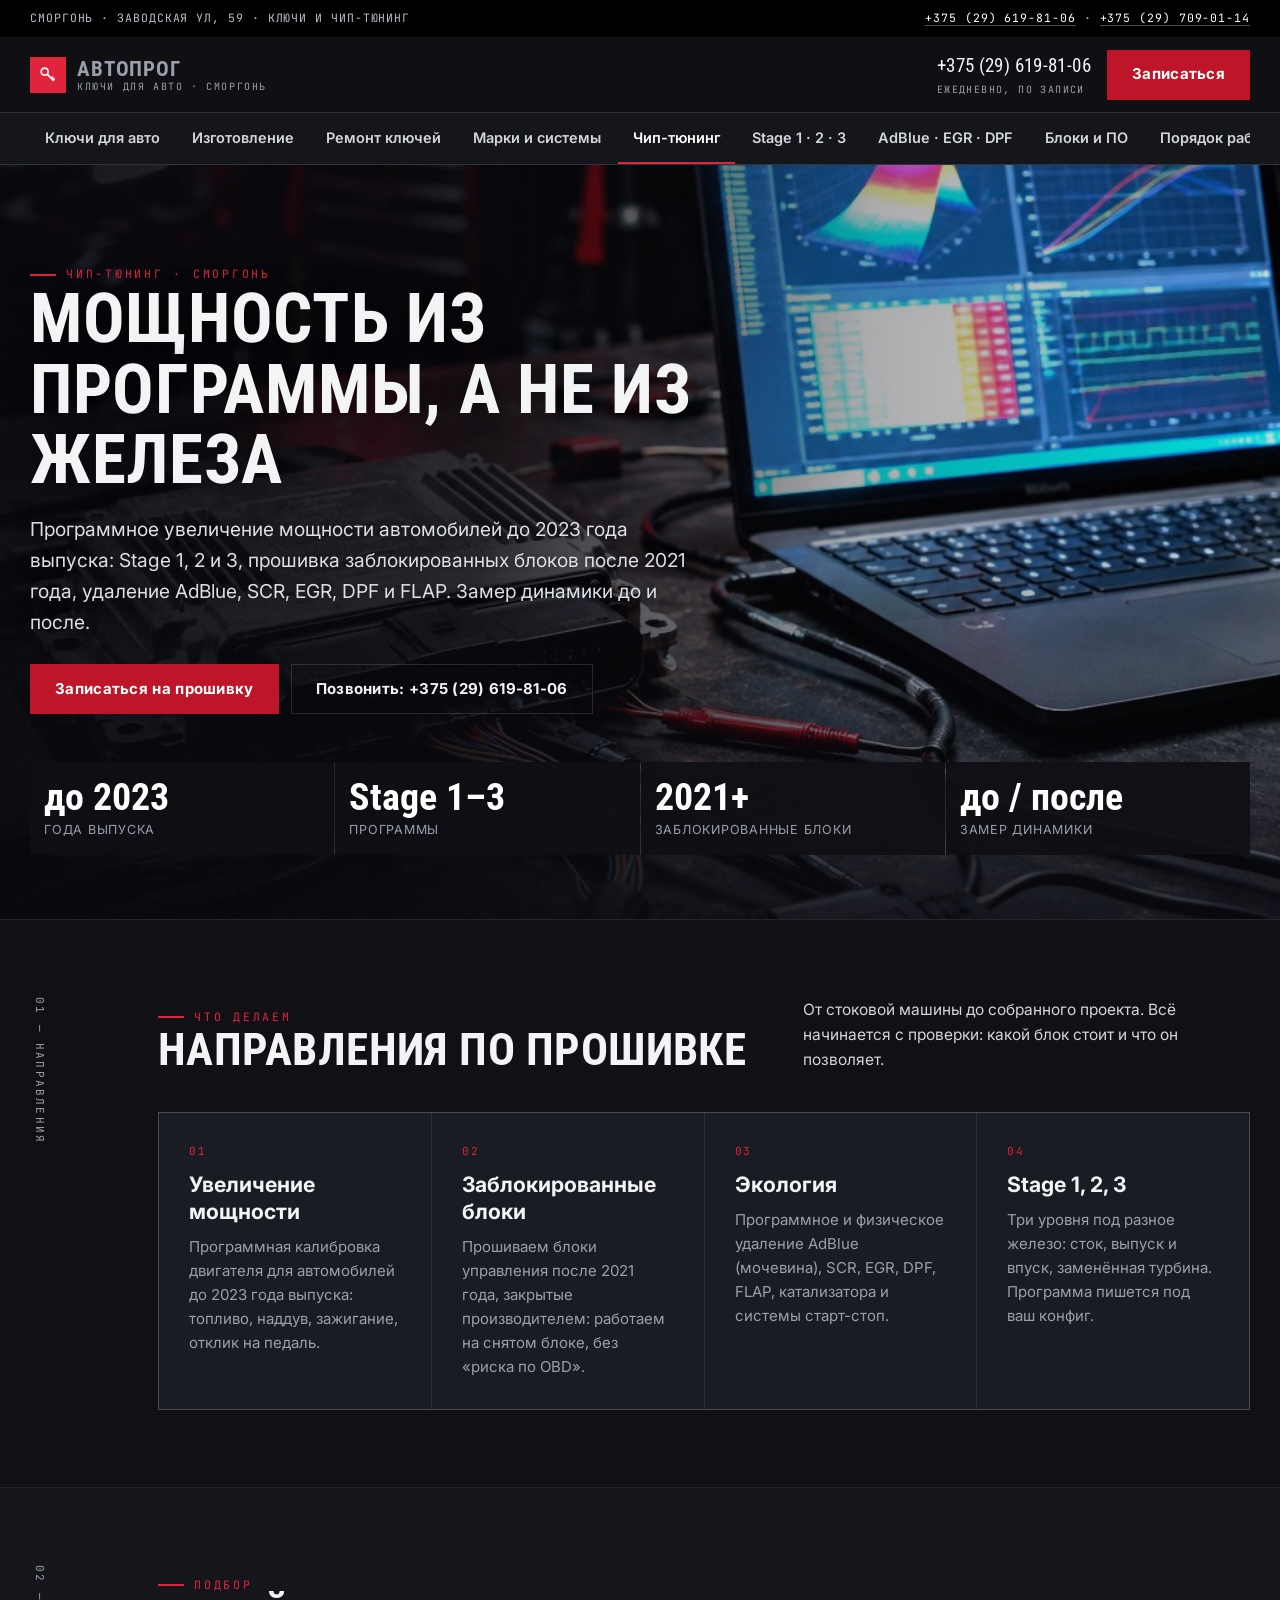
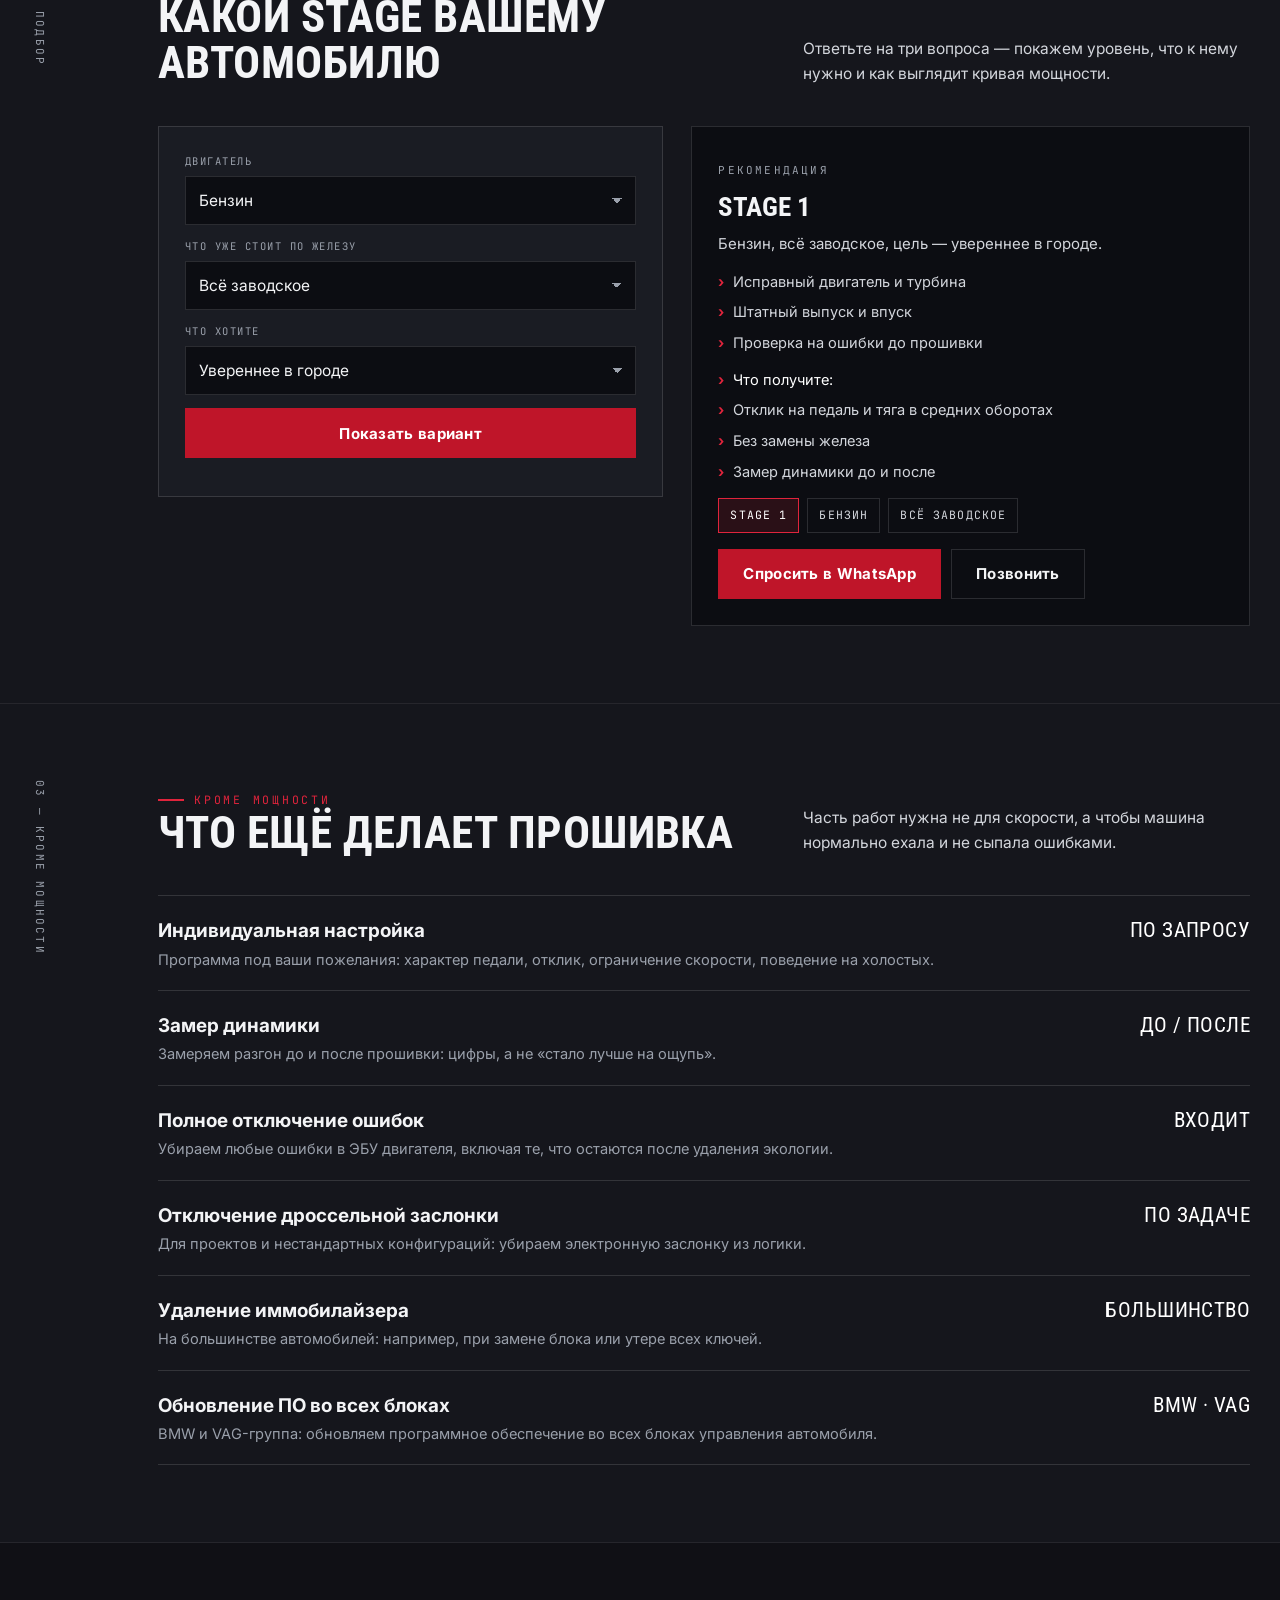
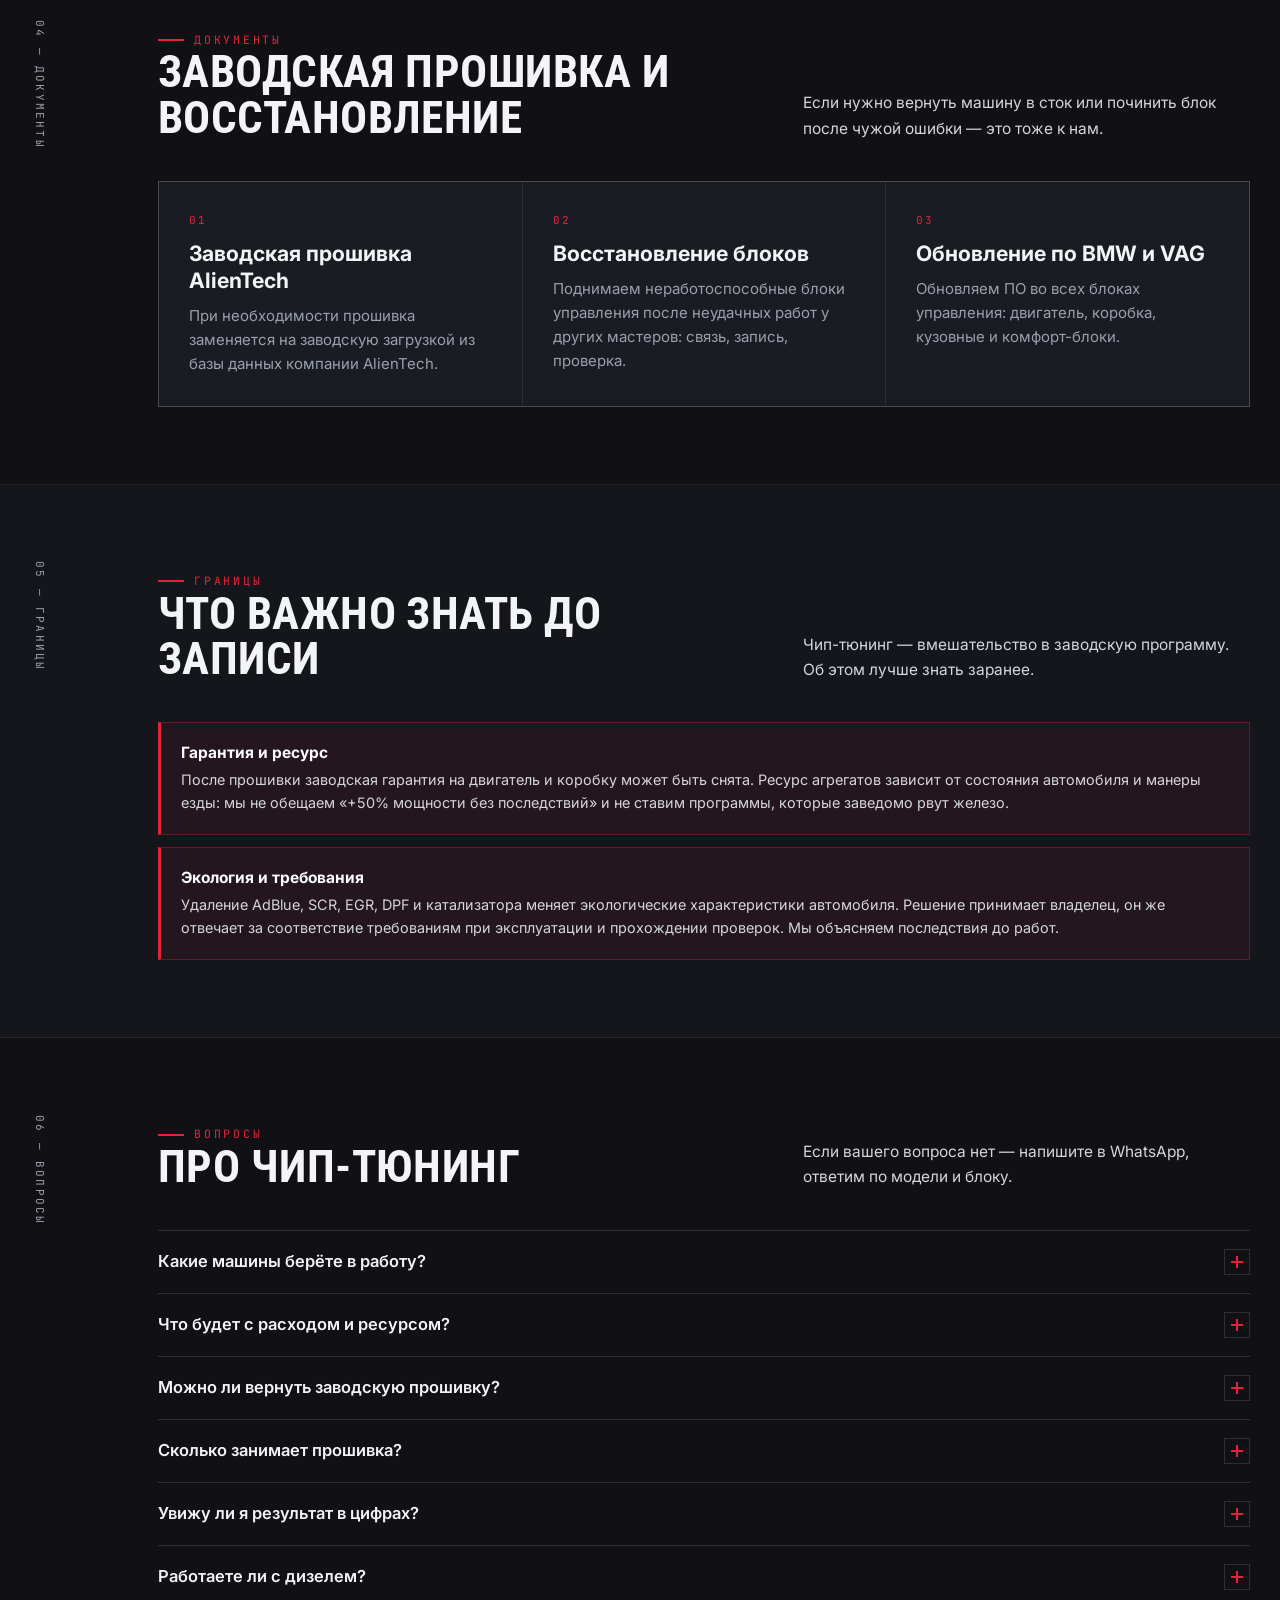
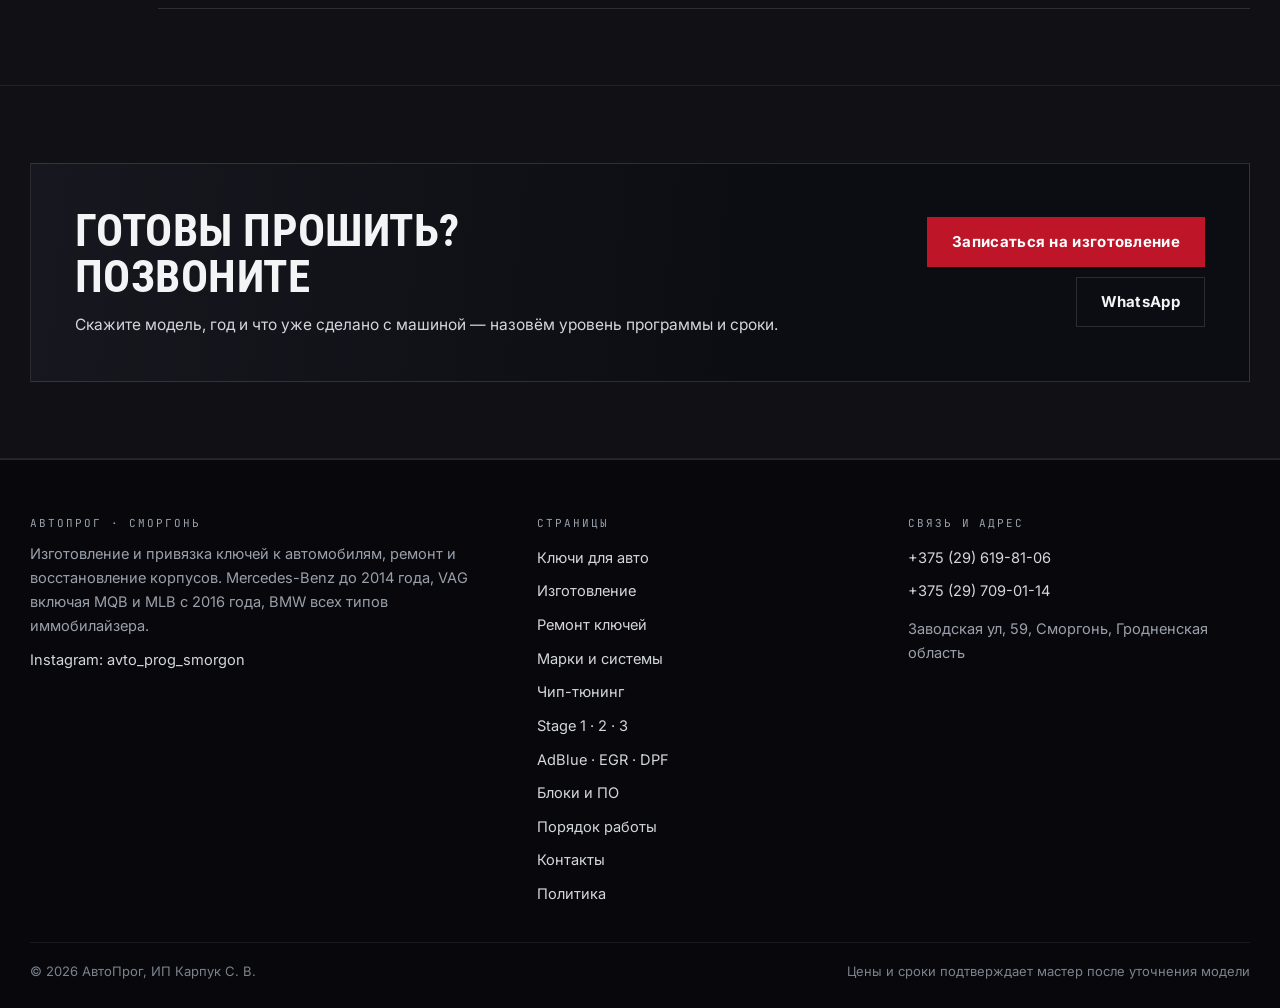
<file: chip-tyuning.html>
<!doctype html>
<html lang="ru"><head>
<meta charset="utf-8">
<meta name="viewport" content="width=device-width,initial-scale=1">
<title>Чип-тюнинг в Сморгони: увеличение мощности, прошивка ЭБУ — АвтоПрог</title>
<meta name="description" content="Чип-тюнинг и программное увеличение мощности автомобилей до 2023 года выпуска в Сморгони: Stage 1, 2, 3, прошивка заблокированных блоков после 2021 года, удаление AdBlue, SCR, EGR, DPF, FLAP, замер динамики, обновление ПО BMW и VAG, прошивки AlienTech.">
<meta name="theme-color" content="#101015">
<link rel="icon" href="assets/img/favicon.svg" type="image/svg+xml">
<link rel="preconnect" href="https://fonts.googleapis.com"><link rel="preconnect" href="https://fonts.gstatic.com" crossorigin>
<link href="https://fonts.googleapis.com/css2?family=Roboto+Condensed:wght@400;700&family=Inter:wght@400;500;600;700&family=JetBrains+Mono:wght@400;500&display=swap" rel="stylesheet">
<style>
:root{--bg:#101015;--bg2:#15161C;--panel:#1A1C23;--ink:#F3F4F6;--mut:#9AA0AB;--line:rgba(255,255,255,.13);--red:#E0243C;--red-d:#BF1529}
*{box-sizing:border-box}html{overflow-x:clip;font-size:18px}
body{margin:0;background:var(--bg);color:var(--ink);font-family:Inter,system-ui,sans-serif;line-height:1.6;overflow-x:clip}
img{display:block;max-width:100%}
a{color:inherit;text-decoration:none}
h1,h2{font-family:'Roboto Condensed',Impact,sans-serif;font-weight:700;text-transform:uppercase;line-height:1.02;margin:0}
.wrap{width:min(1220px,100% - 40px);margin:0 auto}
.hdr{position:sticky;top:0;z-index:70;background:rgba(16,16,21,.96);border-bottom:1px solid var(--line)}
.btn{display:inline-flex;align-items:center;min-height:50px;padding:0 24px;background:var(--red-d);color:#fff;font-weight:700;font-size:15px}
.strip{overflow-x:auto;border-bottom:1px solid var(--line);background:var(--bg2)}
.strip a{flex:none;padding:13px 15px;font-size:14.5px;font-weight:600;white-space:nowrap;color:#D3D6DC}
.drawer{position:fixed;inset:0;z-index:140;display:none;background:rgba(6,6,10,.72)}
.drawer[data-open="true"]{display:block}
.drawer__inner{position:fixed;inset:0;background:#101015;padding:18px;overflow-y:auto;display:flex;flex-direction:column}
.is-locked{overflow:hidden}
[hidden]{display:none!important}
</style>
<link rel="stylesheet" href="assets/css/site.v1.css">
</head><body>
<div class="topbar"><div class="wrap topbar__in">
<span>Сморгонь · Заводская ул, 59 · ключи и чип-тюнинг</span>
<span><a href="tel:+375296198106">+375 (29) 619-81-06</a> · <a href="tel:+375297090114">+375 (29) 709-01-14</a></span>
</div></div>
<header class="hdr"><div class="wrap hdr__in">
<a class="logo" href="index.html"><i><svg viewBox="0 0 24 24" width="20" height="20" fill="none" stroke="#fff" stroke-width="2"><circle cx="8" cy="8" r="4.2"/><path d="M11 11l8 8M16 16l2-2M18 18l2-2"/></svg></i><span><b>АвтоПрог</b><span>ключи для авто · Сморгонь</span></span></a>
<span class="hdr__sp"></span>
<a class="hdr__tel" href="tel:+375296198106">+375 (29) 619-81-06<span>ежедневно, по записи</span></a>
<a class="btn" href="kontakty.html">Записаться</a>
<button class="burger" id="burger" aria-label="Меню" aria-expanded="false" aria-controls="drawer"><span></span><span></span><span></span></button>
</div></header>
<nav class="strip" aria-label="Страницы"><div class="wrap strip__in"><a href="index.html">Ключи для авто</a><a href="izgotovlenie.html">Изготовление</a><a href="remont.html">Ремонт ключей</a><a href="marki.html">Марки и системы</a><a href="chip-tyuning.html" aria-current="page">Чип-тюнинг</a><a href="stage.html">Stage 1 · 2 · 3</a><a href="ekologiya.html">AdBlue · EGR · DPF</a><a href="bloki.html">Блоки и ПО</a><a href="poryadok.html">Порядок работы</a><a href="kontakty.html">Контакты</a><a href="politika.html">Политика</a></div></nav>
<main>
<section class="hero"><div class="hero__bg"><img src="assets/img/chip-hero.jpg" alt="Блок управления автомобиля на столе с ноутбуком" fetchpriority="high"></div><div class="wrap hero__in"><span class="kick">Чип-тюнинг · Сморгонь</span><h1>Мощность из программы, а не из железа</h1><p class="hero__lead">Программное увеличение мощности автомобилей до 2023 года выпуска: Stage 1, 2 и 3, прошивка заблокированных блоков после 2021 года, удаление AdBlue, SCR, EGR, DPF и FLAP. Замер динамики до и после.</p><div class="hero__cta"><a class="btn" href="kontakty.html">Записаться на прошивку</a><a class="btn btn--ghost" href="tel:+375296198106">Позвонить: +375 (29) 619-81-06</a></div><div class="hero__figs"><div><b>до 2023</b><span>года выпуска</span></div><div><b>Stage 1–3</b><span>программы</span></div><div><b>2021+</b><span>заблокированные блоки</span></div><div><b>до / после</b><span>замер динамики</span></div></div></div></section><section class="band "><div class="wrap"><div class="sect sect--side"><div class="sect__side"><span class="mono">01 — направления</span></div><div class="sect__main"><div class="sect__head"><div><span class="kick">Что делаем</span><h2>Направления по прошивке</h2></div><p>От стоковой машины до собранного проекта. Всё начинается с проверки: какой блок стоит и что он позволяет.</p></div><div class="cards"><div class="card"><span class="card__n">01</span><h3>Увеличение мощности</h3><p>Программная калибровка двигателя для автомобилей до 2023 года выпуска: топливо, наддув, зажигание, отклик на педаль.</p></div><div class="card"><span class="card__n">02</span><h3>Заблокированные блоки</h3><p>Прошиваем блоки управления после 2021 года, закрытые производителем: работаем на снятом блоке, без «риска по OBD».</p></div><div class="card"><span class="card__n">03</span><h3>Экология</h3><p>Программное и физическое удаление AdBlue (мочевина), SCR, EGR, DPF, FLAP, катализатора и системы старт-стоп.</p></div><div class="card"><span class="card__n">04</span><h3>Stage 1, 2, 3</h3><p>Три уровня под разное железо: сток, выпуск и впуск, заменённая турбина. Программа пишется под ваш конфиг.</p></div></div></div></div></div></section><section class="band band--alt"><div class="wrap"><div class="sect sect--side"><div class="sect__side"><span class="mono">02 — подбор</span></div><div class="sect__main"><div class="sect__head"><div><span class="kick">Подбор</span><h2>Какой Stage вашему автомобилю</h2></div><p>Ответьте на три вопроса — покажем уровень, что к нему нужно и как выглядит кривая мощности.</p></div><div class="pick"><div class="pick__form"><div class="fld"><label for="fFuel">Двигатель</label><select id="fFuel"><option value="petrol">Бензин</option><option value="diesel">Дизель</option></select></div><div class="fld"><label for="fHw">Что уже стоит по железу</label><select id="fHw"><option value="stock">Всё заводское</option><option value="mid">Выпуск и впуск (downpipe, интеркулер)</option><option value="full">Турбина, форсунки, насос</option></select></div><div class="fld"><label for="fGoal">Что хотите</label><select id="fGoal"><option value="city">Увереннее в городе</option><option value="road">Тяга на трассе и обгоны</option><option value="max">Максимум с текущего железа</option></select></div><button class="btn" type="button" id="stageGo" style="width:100%">Показать вариант</button><p class="msg" id="stageMsg"></p></div><div class="pick__out" id="stageOut"></div></div></div></div></div></section><section class="band band--alt"><div class="wrap"><div class="sect sect--side"><div class="sect__side"><span class="mono">03 — кроме мощности</span></div><div class="sect__main"><div class="sect__head"><div><span class="kick">Кроме мощности</span><h2>Что ещё делает прошивка</h2></div><p>Часть работ нужна не для скорости, а чтобы машина нормально ехала и не сыпала ошибками.</p></div><div class="rows"><div class="row"><div><h3>Индивидуальная настройка</h3><p>Программа под ваши пожелания: характер педали, отклик, ограничение скорости, поведение на холостых.</p></div><span class="row__p">по запросу</span></div><div class="row"><div><h3>Замер динамики</h3><p>Замеряем разгон до и после прошивки: цифры, а не «стало лучше на ощупь».</p></div><span class="row__p">до / после</span></div><div class="row"><div><h3>Полное отключение ошибок</h3><p>Убираем любые ошибки в ЭБУ двигателя, включая те, что остаются после удаления экологии.</p></div><span class="row__p">входит</span></div><div class="row"><div><h3>Отключение дроссельной заслонки</h3><p>Для проектов и нестандартных конфигураций: убираем электронную заслонку из логики.</p></div><span class="row__p">по задаче</span></div><div class="row"><div><h3>Удаление иммобилайзера</h3><p>На большинстве автомобилей: например, при замене блока или утере всех ключей.</p></div><span class="row__p">большинство</span></div><div class="row"><div><h3>Обновление ПО во всех блоках</h3><p>BMW и VAG-группа: обновляем программное обеспечение во всех блоках управления автомобиля.</p></div><span class="row__p">BMW · VAG</span></div></div></div></div></div></section><section class="band "><div class="wrap"><div class="sect sect--side"><div class="sect__side"><span class="mono">04 — документы</span></div><div class="sect__main"><div class="sect__head"><div><span class="kick">Документы</span><h2>Заводская прошивка и восстановление</h2></div><p>Если нужно вернуть машину в сток или починить блок после чужой ошибки — это тоже к нам.</p></div><div class="cards"><div class="card"><span class="card__n">01</span><h3>Заводская прошивка AlienTech</h3><p>При необходимости прошивка заменяется на заводскую загрузкой из базы данных компании AlienTech.</p></div><div class="card"><span class="card__n">02</span><h3>Восстановление блоков</h3><p>Поднимаем неработоспособные блоки управления после неудачных работ у других мастеров: связь, запись, проверка.</p></div><div class="card"><span class="card__n">03</span><h3>Обновление по BMW и VAG</h3><p>Обновляем ПО во всех блоках управления: двигатель, коробка, кузовные и комфорт-блоки.</p></div></div></div></div></div></section><section class="band band--alt"><div class="wrap"><div class="sect sect--side"><div class="sect__side"><span class="mono">05 — границы</span></div><div class="sect__main"><div class="sect__head"><div><span class="kick">Границы</span><h2>Что важно знать до записи</h2></div><p>Чип-тюнинг — вмешательство в заводскую программу. Об этом лучше знать заранее.</p></div><div class="note"><h3>Гарантия и ресурс</h3><p>После прошивки заводская гарантия на двигатель и коробку может быть снята. Ресурс агрегатов зависит от состояния автомобиля и манеры езды: мы не обещаем «+50% мощности без последствий» и не ставим программы, которые заведомо рвут железо.</p></div><div style="height:12px"></div><div class="note"><h3>Экология и требования</h3><p>Удаление AdBlue, SCR, EGR, DPF и катализатора меняет экологические характеристики автомобиля. Решение принимает владелец, он же отвечает за соответствие требованиям при эксплуатации и прохождении проверок. Мы объясняем последствия до работ.</p></div></div></div></div></section><section class="band "><div class="wrap"><div class="sect sect--side"><div class="sect__side"><span class="mono">06 — вопросы</span></div><div class="sect__main"><div class="sect__head"><div><span class="kick">Вопросы</span><h2>Про чип-тюнинг</h2></div><p>Если вашего вопроса нет — напишите в WhatsApp, ответим по модели и блоку.</p></div><div class="faq"><div class="faq__i" data-open="false"><button class="faq__q" type="button" aria-expanded="false">Какие машины берёте в работу?<i></i></button><div class="faq__a"><p>Автомобили до 2023 года выпуска — по двигателю. Блоки управления после 2021 года, закрытые производителем, тоже прошиваем, но на снятом блоке.</p></div></div><div class="faq__i" data-open="false"><button class="faq__q" type="button" aria-expanded="false">Что будет с расходом и ресурсом?<i></i></button><div class="faq__a"><p>При спокойной езде расход обычно не растёт, при активной — растёт: мощность берётся из топлива. Ресурс зависит от состояния двигателя, обслуживания и манеры езды.</p></div></div><div class="faq__i" data-open="false"><button class="faq__q" type="button" aria-expanded="false">Можно ли вернуть заводскую прошивку?<i></i></button><div class="faq__a"><p>Да. При необходимости прошивка заменяется на заводскую загрузкой из базы AlienTech.</p></div></div><div class="faq__i" data-open="false"><button class="faq__q" type="button" aria-expanded="false">Сколько занимает прошивка?<i></i></button><div class="faq__a"><p>Обычно в течение дня. Блоки после 2021 года, которые надо снимать и разблокировать, могут занять больше времени — предупредим заранее.</p></div></div><div class="faq__i" data-open="false"><button class="faq__q" type="button" aria-expanded="false">Увижу ли я результат в цифрах?<i></i></button><div class="faq__a"><p>Да, замеряем динамику разгона до и после прошивки.</p></div></div><div class="faq__i" data-open="false"><button class="faq__q" type="button" aria-expanded="false">Работаете ли с дизелем?<i></i></button><div class="faq__a"><p>Да: Stage и удаление экологии (AdBlue, SCR, EGR, DPF) делаем и на дизельных двигателях.</p></div></div></div></div></div></div></section><section class="band"><div class="wrap"><div class="cta"><div><h2>Готовы прошить? Позвоните</h2><p>Скажите модель, год и что уже сделано с машиной — назовём уровень программы и сроки.</p></div><div class="cta__act"><a class="btn" href="kontakty.html">Записаться на изготовление</a><a class="btn btn--ghost" href="https://wa.me/375296198106">WhatsApp</a></div></div></div></section></main>
<footer class="foot"><div class="wrap">
<div class="foot__grid">
<div><h4>АвтоПрог · Сморгонь</h4><p>Изготовление и привязка ключей к автомобилям, ремонт и восстановление корпусов. Mercedes-Benz до 2014 года, VAG включая MQB и MLB с 2016 года, BMW всех типов иммобилайзера.</p>
<p style="margin-top:10px"><a href="https://www.instagram.com/avto_prog_smorgon/" target="_blank" rel="noopener" style="padding:0">Instagram: avto_prog_smorgon</a></p></div>
<div><h4>Страницы</h4><a href="index.html">Ключи для авто</a><a href="izgotovlenie.html">Изготовление</a><a href="remont.html">Ремонт ключей</a><a href="marki.html">Марки и системы</a><a href="chip-tyuning.html">Чип-тюнинг</a><a href="stage.html">Stage 1 · 2 · 3</a><a href="ekologiya.html">AdBlue · EGR · DPF</a><a href="bloki.html">Блоки и ПО</a><a href="poryadok.html">Порядок работы</a><a href="kontakty.html">Контакты</a><a href="politika.html">Политика</a></div>
<div><h4>Связь и адрес</h4>
<a href="tel:+375296198106">+375 (29) 619-81-06</a><a href="tel:+375297090114">+375 (29) 709-01-14</a>
<p style="margin-top:8px">Заводская ул, 59, Сморгонь, Гродненская область</p></div>
</div>
<div class="foot__bot"><span>© 2026 АвтоПрог, ИП Карпук С. В.</span><span>Цены и сроки подтверждает мастер после уточнения модели</span></div>
</div></footer>
<div class="fbar">
<a href="tel:+375296198106"><svg viewBox="0 0 24 24"><path d="M5 4h4l2 5-2.5 1.5a12 12 0 0 0 5 5L15 13l5 2v4a2 2 0 0 1-2 2A16 16 0 0 1 3 6a2 2 0 0 1 2-2z"/></svg>Позвонить</a>
<a href="https://wa.me/375296198106"><svg viewBox="0 0 24 24"><path d="M12 3a9 9 0 0 0-7.8 13.5L3 21l4.6-1.2A9 9 0 1 0 12 3z"/></svg>WhatsApp</a>
<a href="viber://chat?number=%2B375296198106"><svg viewBox="0 0 24 24"><path d="M12 3c5 0 9 3.4 9 7.6 0 4.2-4 7.6-9 7.6-1 0-2-.1-2.9-.4L5 20l.8-3.2C4.1 15.3 3 13.1 3 10.6 3 6.4 7 3 12 3z"/></svg>Viber</a>
<a href="https://t.me/+375296198106" target="_blank" rel="noopener"><svg viewBox="0 0 24 24"><path d="M21 4L3 11l5 2 2 6 3-4 5 3z"/></svg>Telegram</a>
</div>
<div class="drawer" id="drawer" data-open="false" aria-hidden="true"><div class="drawer__inner">
<div class="drawer__top"><span class="mono">Меню</span><button class="drawer__close" id="drawerClose" aria-label="Закрыть меню"></button></div>
<a href="index.html">Ключи для авто</a><a href="izgotovlenie.html">Изготовление</a><a href="remont.html">Ремонт ключей</a><a href="marki.html">Марки и системы</a><a href="chip-tyuning.html">Чип-тюнинг</a><a href="stage.html">Stage 1 · 2 · 3</a><a href="ekologiya.html">AdBlue · EGR · DPF</a><a href="bloki.html">Блоки и ПО</a><a href="poryadok.html">Порядок работы</a><a href="kontakty.html">Контакты</a><a href="politika.html">Политика</a>
<a class="btn" href="https://wa.me/375296198106" target="_blank" rel="noopener" style="margin-top:18px">Написать в WhatsApp</a>
</div></div>
<script src="assets/js/main.v1.js" defer></script>
</body></html>
</file>
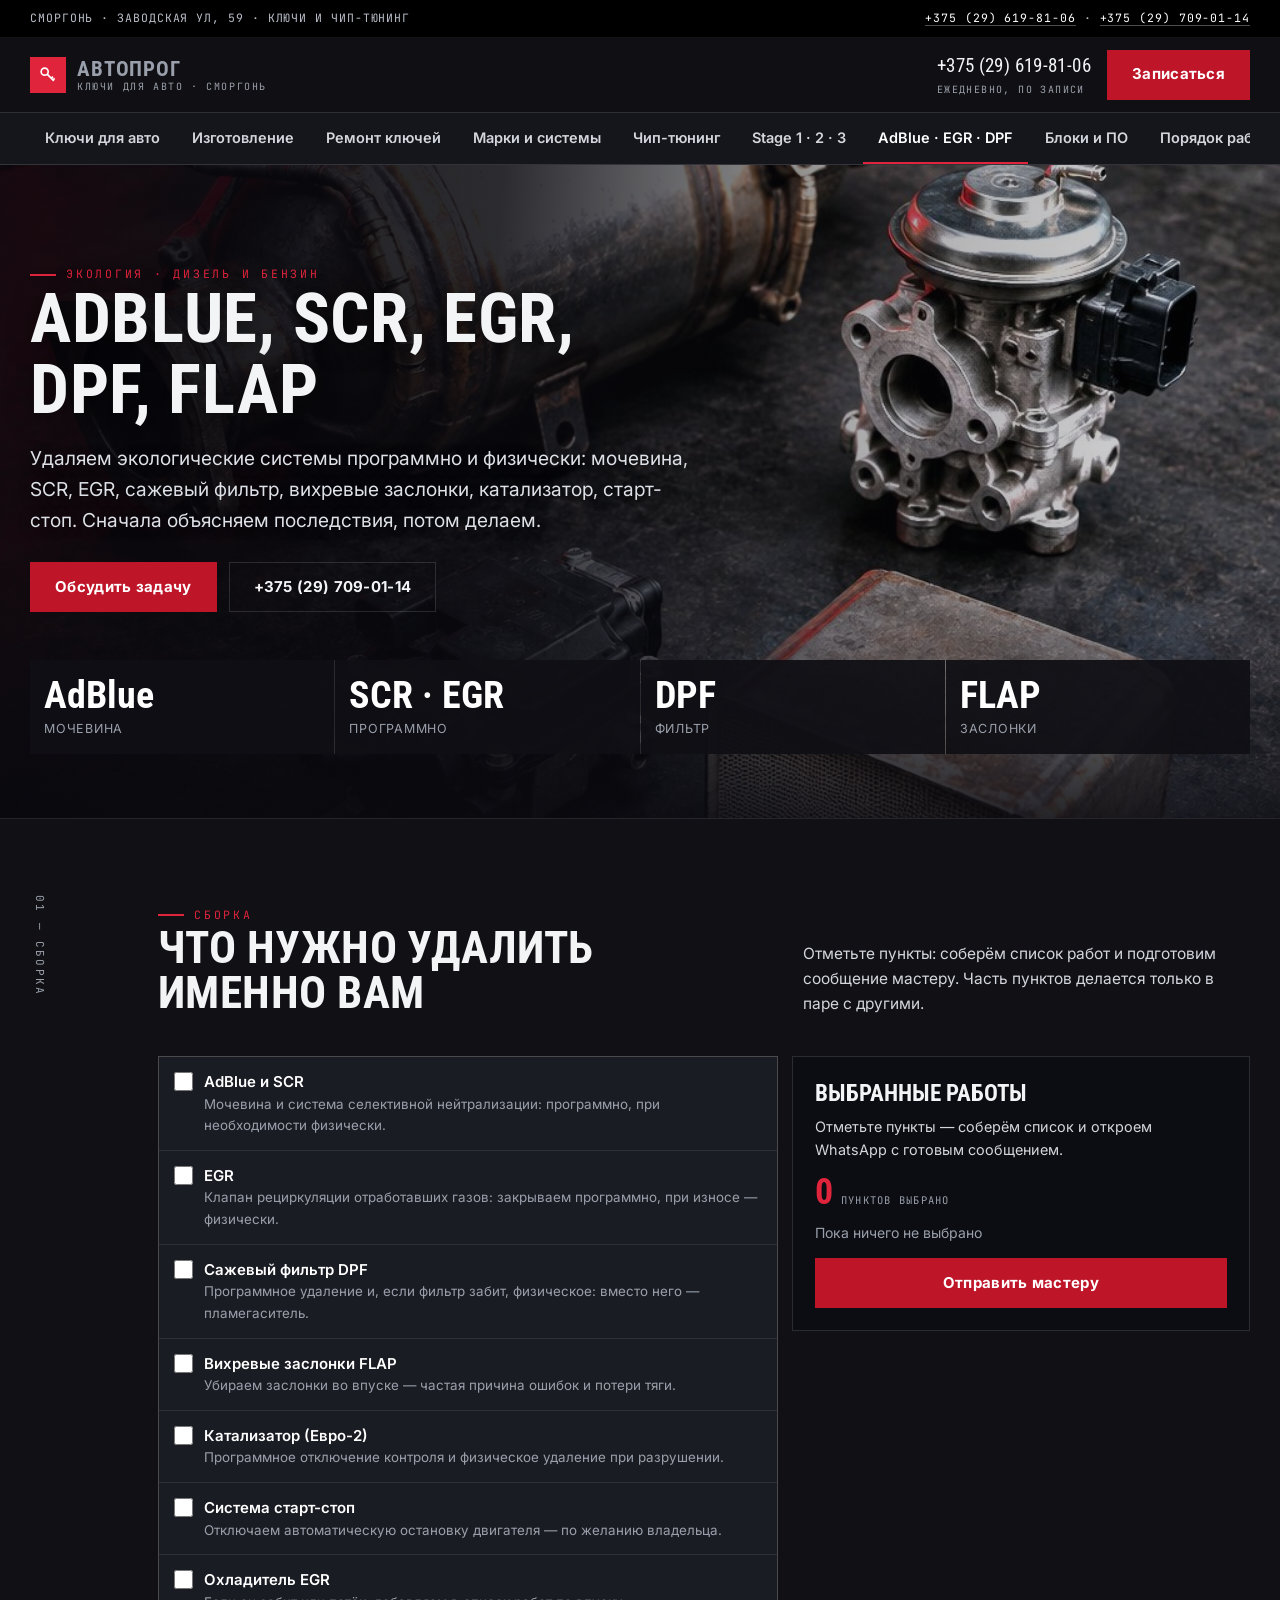
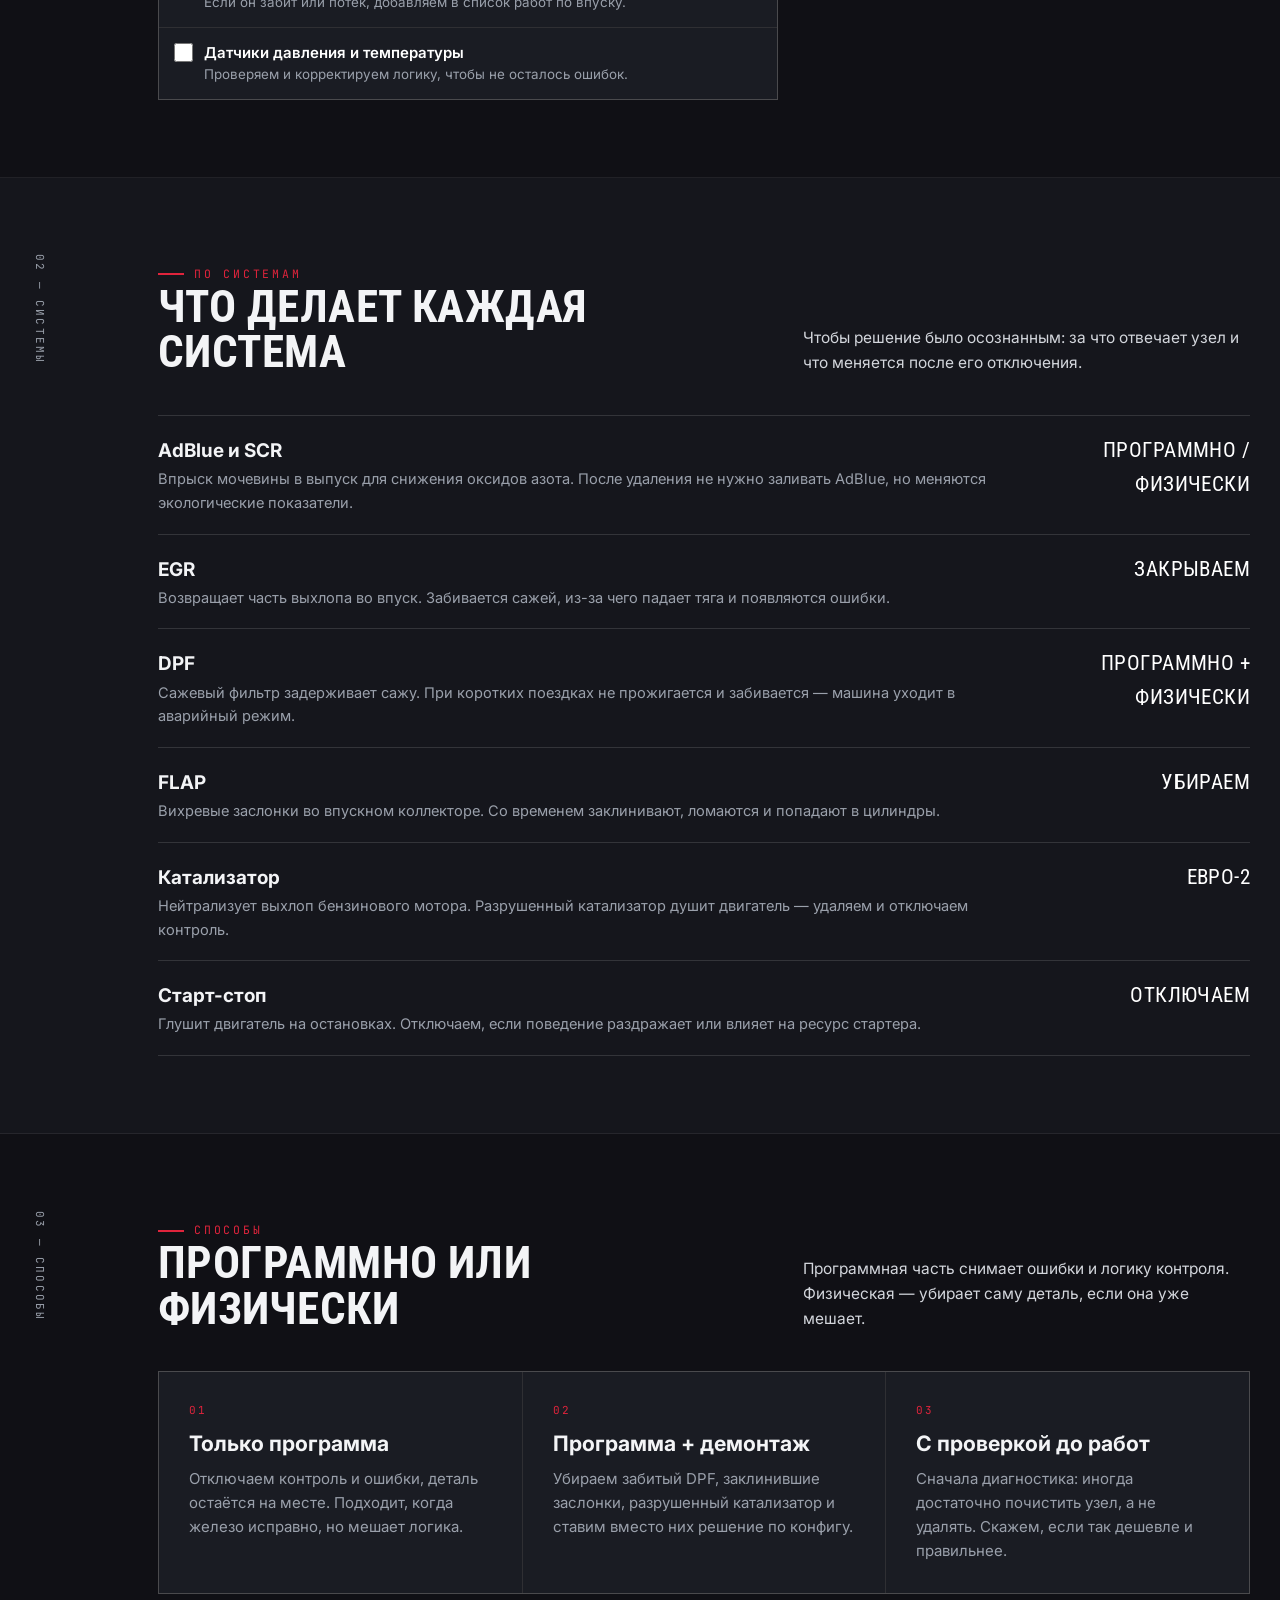
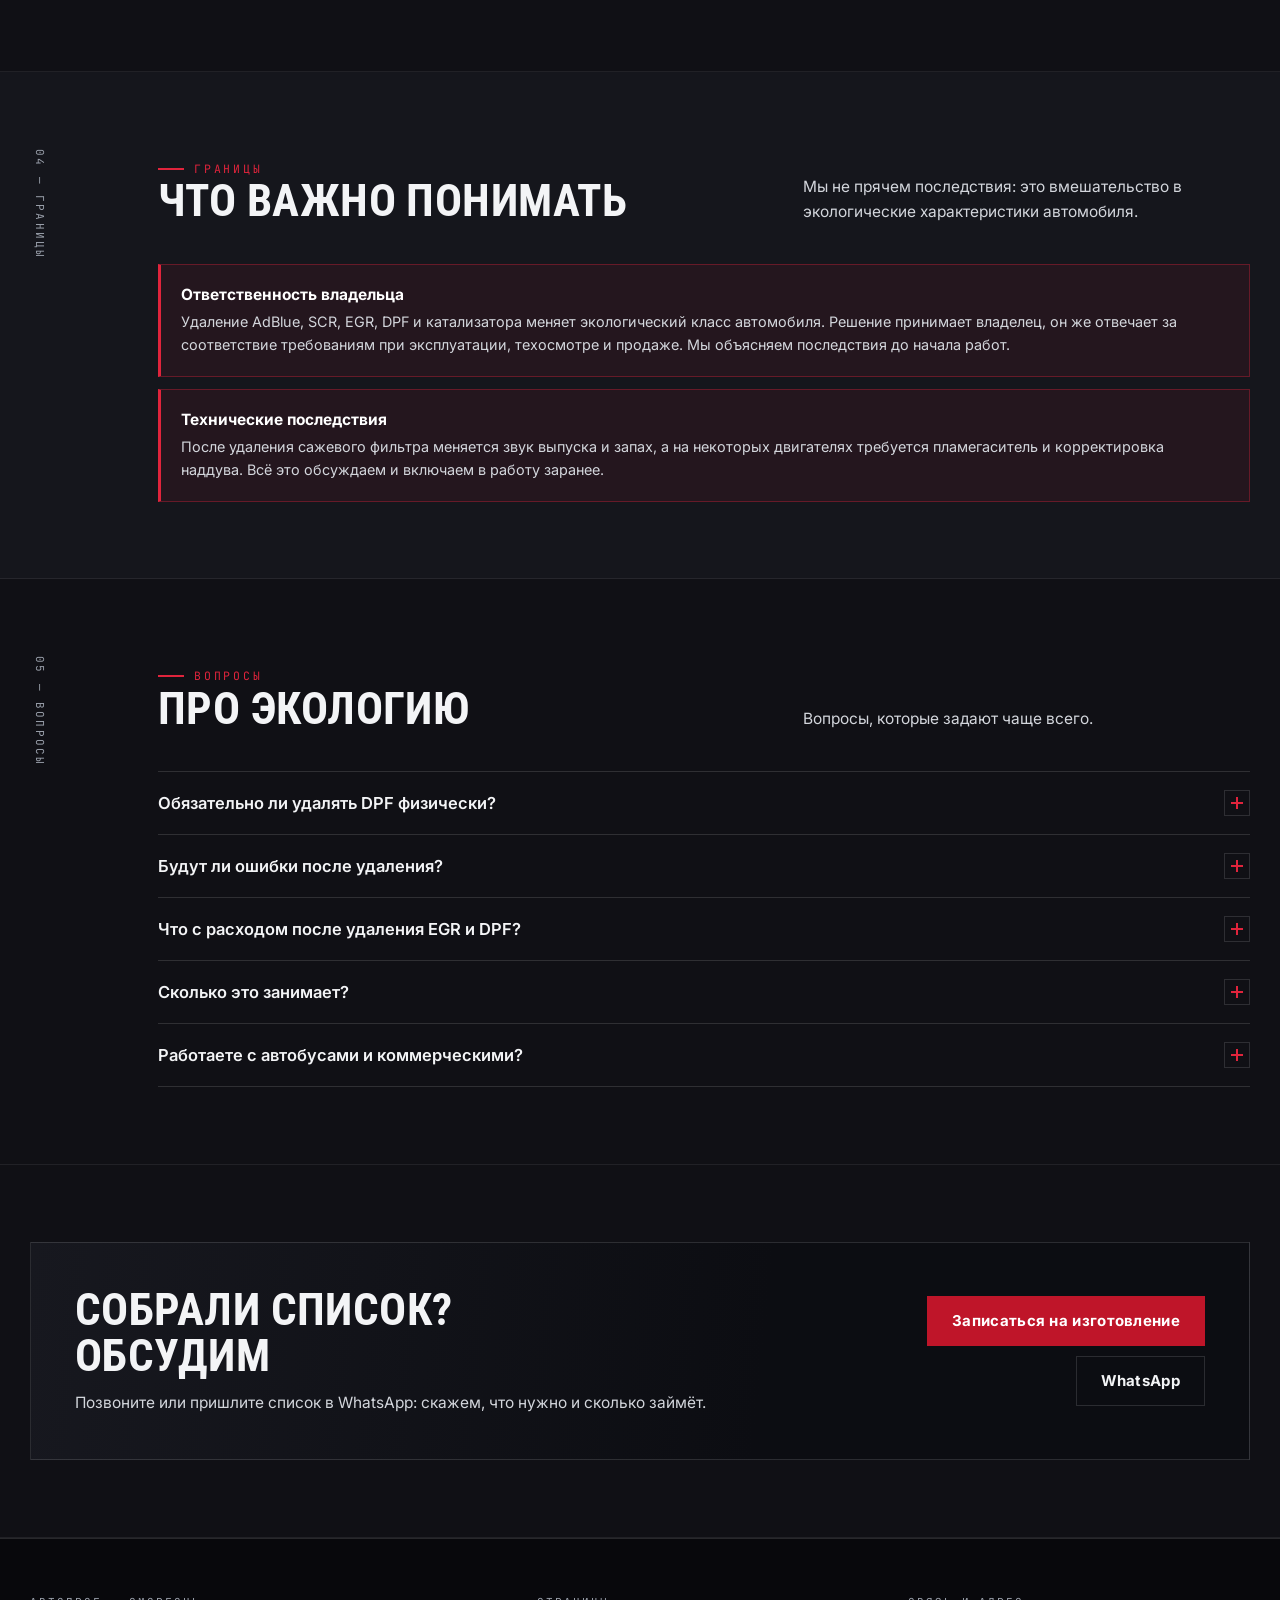
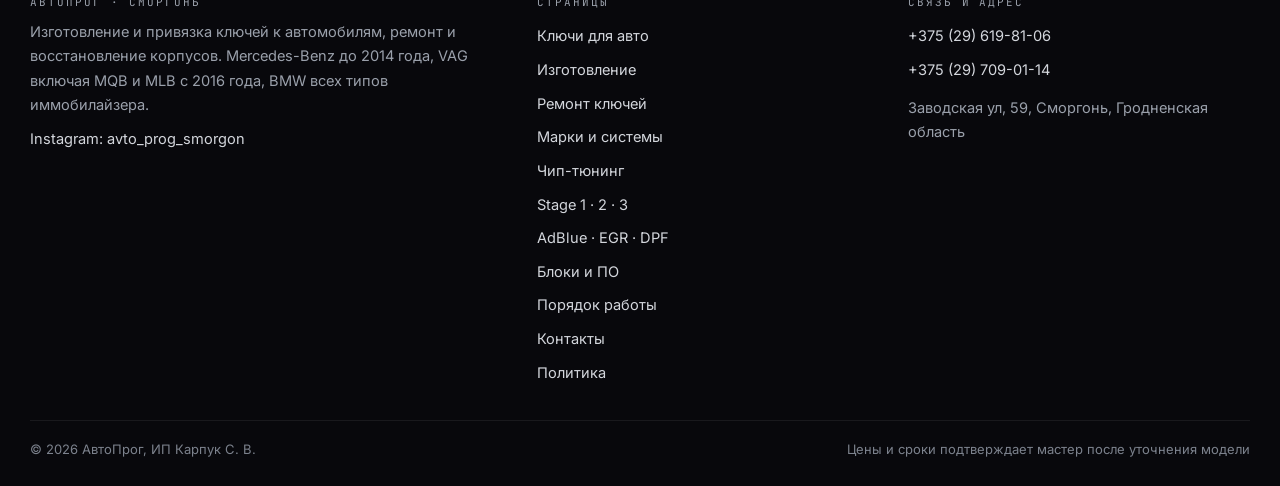
<file: ekologiya.html>
<!doctype html>
<html lang="ru"><head>
<meta charset="utf-8">
<meta name="viewport" content="width=device-width,initial-scale=1">
<title>Удаление AdBlue, SCR, EGR, DPF, FLAP — программно и физически</title>
<meta name="description" content="Программное и физическое удаление AdBlue (мочевина), системы SCR, EGR, сажевого фильтра DPF, вихревых заслонок FLAP, катализатора, системы старт-стоп. Сморгонь, чип-тюнинг АвтоПрог.">
<meta name="theme-color" content="#101015">
<link rel="icon" href="assets/img/favicon.svg" type="image/svg+xml">
<link rel="preconnect" href="https://fonts.googleapis.com"><link rel="preconnect" href="https://fonts.gstatic.com" crossorigin>
<link href="https://fonts.googleapis.com/css2?family=Roboto+Condensed:wght@400;700&family=Inter:wght@400;500;600;700&family=JetBrains+Mono:wght@400;500&display=swap" rel="stylesheet">
<style>
:root{--bg:#101015;--bg2:#15161C;--panel:#1A1C23;--ink:#F3F4F6;--mut:#9AA0AB;--line:rgba(255,255,255,.13);--red:#E0243C;--red-d:#BF1529}
*{box-sizing:border-box}html{overflow-x:clip;font-size:18px}
body{margin:0;background:var(--bg);color:var(--ink);font-family:Inter,system-ui,sans-serif;line-height:1.6;overflow-x:clip}
img{display:block;max-width:100%}
a{color:inherit;text-decoration:none}
h1,h2{font-family:'Roboto Condensed',Impact,sans-serif;font-weight:700;text-transform:uppercase;line-height:1.02;margin:0}
.wrap{width:min(1220px,100% - 40px);margin:0 auto}
.hdr{position:sticky;top:0;z-index:70;background:rgba(16,16,21,.96);border-bottom:1px solid var(--line)}
.btn{display:inline-flex;align-items:center;min-height:50px;padding:0 24px;background:var(--red-d);color:#fff;font-weight:700;font-size:15px}
.strip{overflow-x:auto;border-bottom:1px solid var(--line);background:var(--bg2)}
.strip a{flex:none;padding:13px 15px;font-size:14.5px;font-weight:600;white-space:nowrap;color:#D3D6DC}
.drawer{position:fixed;inset:0;z-index:140;display:none;background:rgba(6,6,10,.72)}
.drawer[data-open="true"]{display:block}
.drawer__inner{position:fixed;inset:0;background:#101015;padding:18px;overflow-y:auto;display:flex;flex-direction:column}
.is-locked{overflow:hidden}
[hidden]{display:none!important}
</style>
<link rel="stylesheet" href="assets/css/site.v1.css">
</head><body>
<div class="topbar"><div class="wrap topbar__in">
<span>Сморгонь · Заводская ул, 59 · ключи и чип-тюнинг</span>
<span><a href="tel:+375296198106">+375 (29) 619-81-06</a> · <a href="tel:+375297090114">+375 (29) 709-01-14</a></span>
</div></div>
<header class="hdr"><div class="wrap hdr__in">
<a class="logo" href="index.html"><i><svg viewBox="0 0 24 24" width="20" height="20" fill="none" stroke="#fff" stroke-width="2"><circle cx="8" cy="8" r="4.2"/><path d="M11 11l8 8M16 16l2-2M18 18l2-2"/></svg></i><span><b>АвтоПрог</b><span>ключи для авто · Сморгонь</span></span></a>
<span class="hdr__sp"></span>
<a class="hdr__tel" href="tel:+375296198106">+375 (29) 619-81-06<span>ежедневно, по записи</span></a>
<a class="btn" href="kontakty.html">Записаться</a>
<button class="burger" id="burger" aria-label="Меню" aria-expanded="false" aria-controls="drawer"><span></span><span></span><span></span></button>
</div></header>
<nav class="strip" aria-label="Страницы"><div class="wrap strip__in"><a href="index.html">Ключи для авто</a><a href="izgotovlenie.html">Изготовление</a><a href="remont.html">Ремонт ключей</a><a href="marki.html">Марки и системы</a><a href="chip-tyuning.html">Чип-тюнинг</a><a href="stage.html">Stage 1 · 2 · 3</a><a href="ekologiya.html" aria-current="page">AdBlue · EGR · DPF</a><a href="bloki.html">Блоки и ПО</a><a href="poryadok.html">Порядок работы</a><a href="kontakty.html">Контакты</a><a href="politika.html">Политика</a></div></nav>
<main>
<section class="hero"><div class="hero__bg"><img src="assets/img/eco.jpg" alt="Снятые детали экологической системы на верстаке" fetchpriority="high"></div><div class="wrap hero__in"><span class="kick">Экология · дизель и бензин</span><h1>AdBlue, SCR, EGR, DPF, FLAP</h1><p class="hero__lead">Удаляем экологические системы программно и физически: мочевина, SCR, EGR, сажевый фильтр, вихревые заслонки, катализатор, старт-стоп. Сначала объясняем последствия, потом делаем.</p><div class="hero__cta"><a class="btn" href="kontakty.html">Обсудить задачу</a><a class="btn btn--ghost" href="tel:+375297090114">+375 (29) 709-01-14</a></div><div class="hero__figs"><div><b>AdBlue</b><span>мочевина</span></div><div><b>SCR · EGR</b><span>программно</span></div><div><b>DPF</b><span>фильтр</span></div><div><b>FLAP</b><span>заслонки</span></div></div></div></section><section class="band "><div class="wrap"><div class="sect sect--side"><div class="sect__side"><span class="mono">01 — сборка</span></div><div class="sect__main"><div class="sect__head"><div><span class="kick">Сборка</span><h2>Что нужно удалить именно вам</h2></div><p>Отметьте пункты: соберём список работ и подготовим сообщение мастеру. Часть пунктов делается только в паре с другими.</p></div><div class="build"><div class="build__list"><label class="build__row"><input type="checkbox" data-k="adblue"><span><b>AdBlue и SCR</b><span>Мочевина и система селективной нейтрализации: программно, при необходимости физически.</span></span></label><label class="build__row"><input type="checkbox" data-k="egr"><span><b>EGR</b><span>Клапан рециркуляции отработавших газов: закрываем программно, при износе — физически.</span></span></label><label class="build__row"><input type="checkbox" data-k="dpf"><span><b>Сажевый фильтр DPF</b><span>Программное удаление и, если фильтр забит, физическое: вместо него — пламегаситель.</span></span></label><label class="build__row"><input type="checkbox" data-k="flap"><span><b>Вихревые заслонки FLAP</b><span>Убираем заслонки во впуске — частая причина ошибок и потери тяги.</span></span></label><label class="build__row"><input type="checkbox" data-k="kat"><span><b>Катализатор (Евро-2)</b><span>Программное отключение контроля и физическое удаление при разрушении.</span></span></label><label class="build__row"><input type="checkbox" data-k="startstop"><span><b>Система старт-стоп</b><span>Отключаем автоматическую остановку двигателя — по желанию владельца.</span></span></label><label class="build__row"><input type="checkbox" data-k="egr-cooler"><span><b>Охладитель EGR</b><span>Если он забит или потёк, добавляем в список работ по впуску.</span></span></label><label class="build__row"><input type="checkbox" data-k="dpf-sensor"><span><b>Датчики давления и температуры</b><span>Проверяем и корректируем логику, чтобы не осталось ошибок.</span></span></label></div><div class="build__out" id="ecoOut"><h3>Выбранные работы</h3><p>Отметьте пункты — соберём список и откроем WhatsApp с готовым сообщением.</p><div class="build__cnt"><b id="ecoCnt">0</b><span>пунктов выбрано</span></div><p id="ecoList" style="font-size:14px;color:var(--mut)">Пока ничего не выбрано</p><a class="btn" id="ecoGo" href="https://wa.me/375296198106" target="_blank" rel="noopener" style="width:100%;margin-top:14px">Отправить мастеру</a></div></div></div></div></div></section><section class="band band--alt"><div class="wrap"><div class="sect sect--side"><div class="sect__side"><span class="mono">02 — системы</span></div><div class="sect__main"><div class="sect__head"><div><span class="kick">По системам</span><h2>Что делает каждая система</h2></div><p>Чтобы решение было осознанным: за что отвечает узел и что меняется после его отключения.</p></div><div class="rows"><div class="row"><div><h3>AdBlue и SCR</h3><p>Впрыск мочевины в выпуск для снижения оксидов азота. После удаления не нужно заливать AdBlue, но меняются экологические показатели.</p></div><span class="row__p">программно / физически</span></div><div class="row"><div><h3>EGR</h3><p>Возвращает часть выхлопа во впуск. Забивается сажей, из-за чего падает тяга и появляются ошибки.</p></div><span class="row__p">закрываем</span></div><div class="row"><div><h3>DPF</h3><p>Сажевый фильтр задерживает сажу. При коротких поездках не прожигается и забивается — машина уходит в аварийный режим.</p></div><span class="row__p">программно + физически</span></div><div class="row"><div><h3>FLAP</h3><p>Вихревые заслонки во впускном коллекторе. Со временем заклинивают, ломаются и попадают в цилиндры.</p></div><span class="row__p">убираем</span></div><div class="row"><div><h3>Катализатор</h3><p>Нейтрализует выхлоп бензинового мотора. Разрушенный катализатор душит двигатель — удаляем и отключаем контроль.</p></div><span class="row__p">Евро-2</span></div><div class="row"><div><h3>Старт-стоп</h3><p>Глушит двигатель на остановках. Отключаем, если поведение раздражает или влияет на ресурс стартера.</p></div><span class="row__p">отключаем</span></div></div></div></div></div></section><section class="band "><div class="wrap"><div class="sect sect--side"><div class="sect__side"><span class="mono">03 — способы</span></div><div class="sect__main"><div class="sect__head"><div><span class="kick">Способы</span><h2>Программно или физически</h2></div><p>Программная часть снимает ошибки и логику контроля. Физическая — убирает саму деталь, если она уже мешает.</p></div><div class="cards"><div class="card"><span class="card__n">01</span><h3>Только программа</h3><p>Отключаем контроль и ошибки, деталь остаётся на месте. Подходит, когда железо исправно, но мешает логика.</p></div><div class="card"><span class="card__n">02</span><h3>Программа + демонтаж</h3><p>Убираем забитый DPF, заклинившие заслонки, разрушенный катализатор и ставим вместо них решение по конфигу.</p></div><div class="card"><span class="card__n">03</span><h3>С проверкой до работ</h3><p>Сначала диагностика: иногда достаточно почистить узел, а не удалять. Скажем, если так дешевле и правильнее.</p></div></div></div></div></div></section><section class="band band--alt"><div class="wrap"><div class="sect sect--side"><div class="sect__side"><span class="mono">04 — границы</span></div><div class="sect__main"><div class="sect__head"><div><span class="kick">Границы</span><h2>Что важно понимать</h2></div><p>Мы не прячем последствия: это вмешательство в экологические характеристики автомобиля.</p></div><div class="note"><h3>Ответственность владельца</h3><p>Удаление AdBlue, SCR, EGR, DPF и катализатора меняет экологический класс автомобиля. Решение принимает владелец, он же отвечает за соответствие требованиям при эксплуатации, техосмотре и продаже. Мы объясняем последствия до начала работ.</p></div><div style="height:12px"></div><div class="note"><h3>Технические последствия</h3><p>После удаления сажевого фильтра меняется звук выпуска и запах, а на некоторых двигателях требуется пламегаситель и корректировка наддува. Всё это обсуждаем и включаем в работу заранее.</p></div></div></div></div></section><section class="band "><div class="wrap"><div class="sect sect--side"><div class="sect__side"><span class="mono">05 — вопросы</span></div><div class="sect__main"><div class="sect__head"><div><span class="kick">Вопросы</span><h2>Про экологию</h2></div><p>Вопросы, которые задают чаще всего.</p></div><div class="faq"><div class="faq__i" data-open="false"><button class="faq__q" type="button" aria-expanded="false">Обязательно ли удалять DPF физически?<i></i></button><div class="faq__a"><p>Не всегда: если фильтр целый и дело в датчиках или логике, достаточно программы. Физически убираем, когда он забит или разрушен.</p></div></div><div class="faq__i" data-open="false"><button class="faq__q" type="button" aria-expanded="false">Будут ли ошибки после удаления?<i></i></button><div class="faq__a"><p>Нет, мы полностью убираем ошибки в ЭБУ двигателя, связанные с удалёнными системами.</p></div></div><div class="faq__i" data-open="false"><button class="faq__q" type="button" aria-expanded="false">Что с расходом после удаления EGR и DPF?<i></i></button><div class="faq__a"><p>Обычно расход немного снижается на дизеле, потому что мотор перестаёт работать в режиме прожига.</p></div></div><div class="faq__i" data-open="false"><button class="faq__q" type="button" aria-expanded="false">Сколько это занимает?<i></i></button><div class="faq__a"><p>Программно — в течение дня. С демонтажом узлов — дольше, зависит от конструкции автомобиля.</p></div></div><div class="faq__i" data-open="false"><button class="faq__q" type="button" aria-expanded="false">Работаете с автобусами и коммерческими?<i></i></button><div class="faq__a"><p>Да, если блок управления поддерживает работу. Уточните модель и год — ответим по конкретной машине.</p></div></div></div></div></div></div></section><section class="band"><div class="wrap"><div class="cta"><div><h2>Собрали список? Обсудим</h2><p>Позвоните или пришлите список в WhatsApp: скажем, что нужно и сколько займёт.</p></div><div class="cta__act"><a class="btn" href="kontakty.html">Записаться на изготовление</a><a class="btn btn--ghost" href="https://wa.me/375296198106">WhatsApp</a></div></div></div></section></main>
<footer class="foot"><div class="wrap">
<div class="foot__grid">
<div><h4>АвтоПрог · Сморгонь</h4><p>Изготовление и привязка ключей к автомобилям, ремонт и восстановление корпусов. Mercedes-Benz до 2014 года, VAG включая MQB и MLB с 2016 года, BMW всех типов иммобилайзера.</p>
<p style="margin-top:10px"><a href="https://www.instagram.com/avto_prog_smorgon/" target="_blank" rel="noopener" style="padding:0">Instagram: avto_prog_smorgon</a></p></div>
<div><h4>Страницы</h4><a href="index.html">Ключи для авто</a><a href="izgotovlenie.html">Изготовление</a><a href="remont.html">Ремонт ключей</a><a href="marki.html">Марки и системы</a><a href="chip-tyuning.html">Чип-тюнинг</a><a href="stage.html">Stage 1 · 2 · 3</a><a href="ekologiya.html">AdBlue · EGR · DPF</a><a href="bloki.html">Блоки и ПО</a><a href="poryadok.html">Порядок работы</a><a href="kontakty.html">Контакты</a><a href="politika.html">Политика</a></div>
<div><h4>Связь и адрес</h4>
<a href="tel:+375296198106">+375 (29) 619-81-06</a><a href="tel:+375297090114">+375 (29) 709-01-14</a>
<p style="margin-top:8px">Заводская ул, 59, Сморгонь, Гродненская область</p></div>
</div>
<div class="foot__bot"><span>© 2026 АвтоПрог, ИП Карпук С. В.</span><span>Цены и сроки подтверждает мастер после уточнения модели</span></div>
</div></footer>
<div class="fbar">
<a href="tel:+375296198106"><svg viewBox="0 0 24 24"><path d="M5 4h4l2 5-2.5 1.5a12 12 0 0 0 5 5L15 13l5 2v4a2 2 0 0 1-2 2A16 16 0 0 1 3 6a2 2 0 0 1 2-2z"/></svg>Позвонить</a>
<a href="https://wa.me/375296198106"><svg viewBox="0 0 24 24"><path d="M12 3a9 9 0 0 0-7.8 13.5L3 21l4.6-1.2A9 9 0 1 0 12 3z"/></svg>WhatsApp</a>
<a href="viber://chat?number=%2B375296198106"><svg viewBox="0 0 24 24"><path d="M12 3c5 0 9 3.4 9 7.6 0 4.2-4 7.6-9 7.6-1 0-2-.1-2.9-.4L5 20l.8-3.2C4.1 15.3 3 13.1 3 10.6 3 6.4 7 3 12 3z"/></svg>Viber</a>
<a href="https://t.me/+375296198106" target="_blank" rel="noopener"><svg viewBox="0 0 24 24"><path d="M21 4L3 11l5 2 2 6 3-4 5 3z"/></svg>Telegram</a>
</div>
<div class="drawer" id="drawer" data-open="false" aria-hidden="true"><div class="drawer__inner">
<div class="drawer__top"><span class="mono">Меню</span><button class="drawer__close" id="drawerClose" aria-label="Закрыть меню"></button></div>
<a href="index.html">Ключи для авто</a><a href="izgotovlenie.html">Изготовление</a><a href="remont.html">Ремонт ключей</a><a href="marki.html">Марки и системы</a><a href="chip-tyuning.html">Чип-тюнинг</a><a href="stage.html">Stage 1 · 2 · 3</a><a href="ekologiya.html">AdBlue · EGR · DPF</a><a href="bloki.html">Блоки и ПО</a><a href="poryadok.html">Порядок работы</a><a href="kontakty.html">Контакты</a><a href="politika.html">Политика</a>
<a class="btn" href="https://wa.me/375296198106" target="_blank" rel="noopener" style="margin-top:18px">Написать в WhatsApp</a>
</div></div>
<script src="assets/js/main.v1.js" defer></script>
</body></html>
</file>
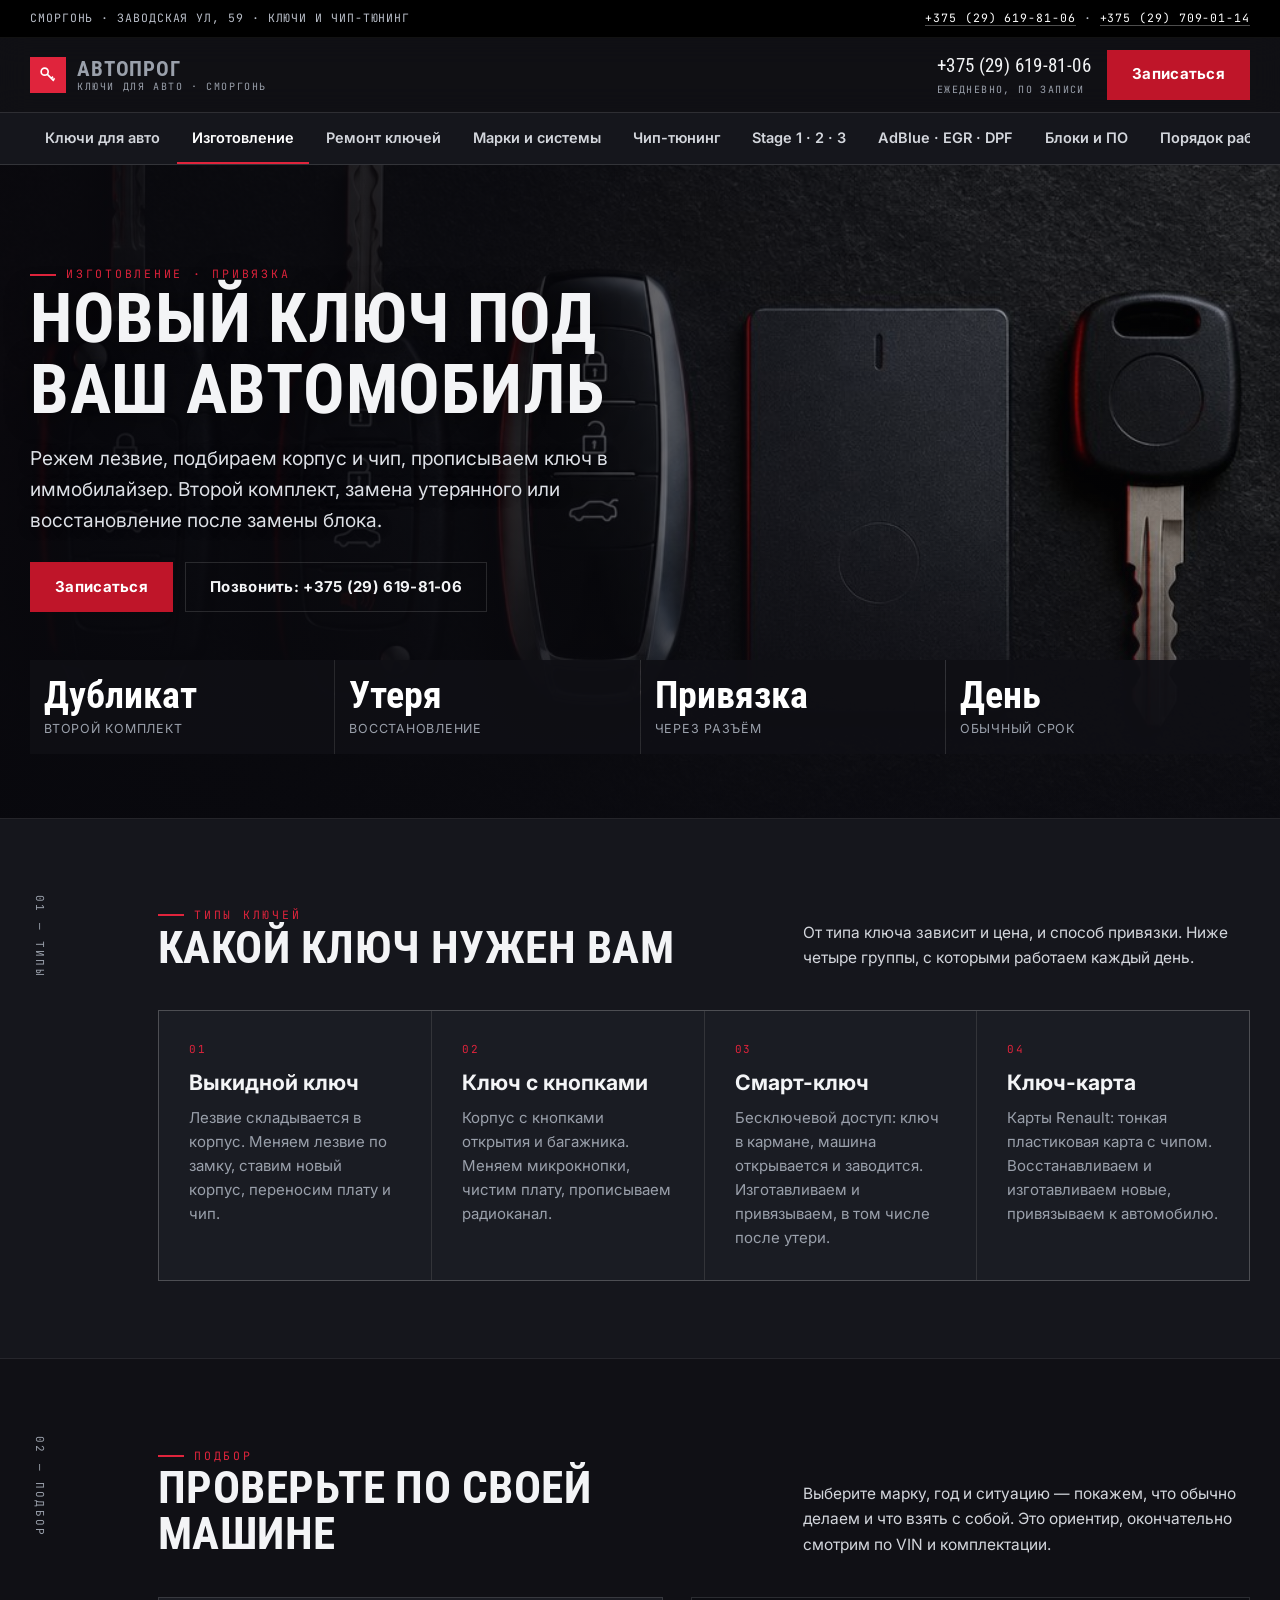
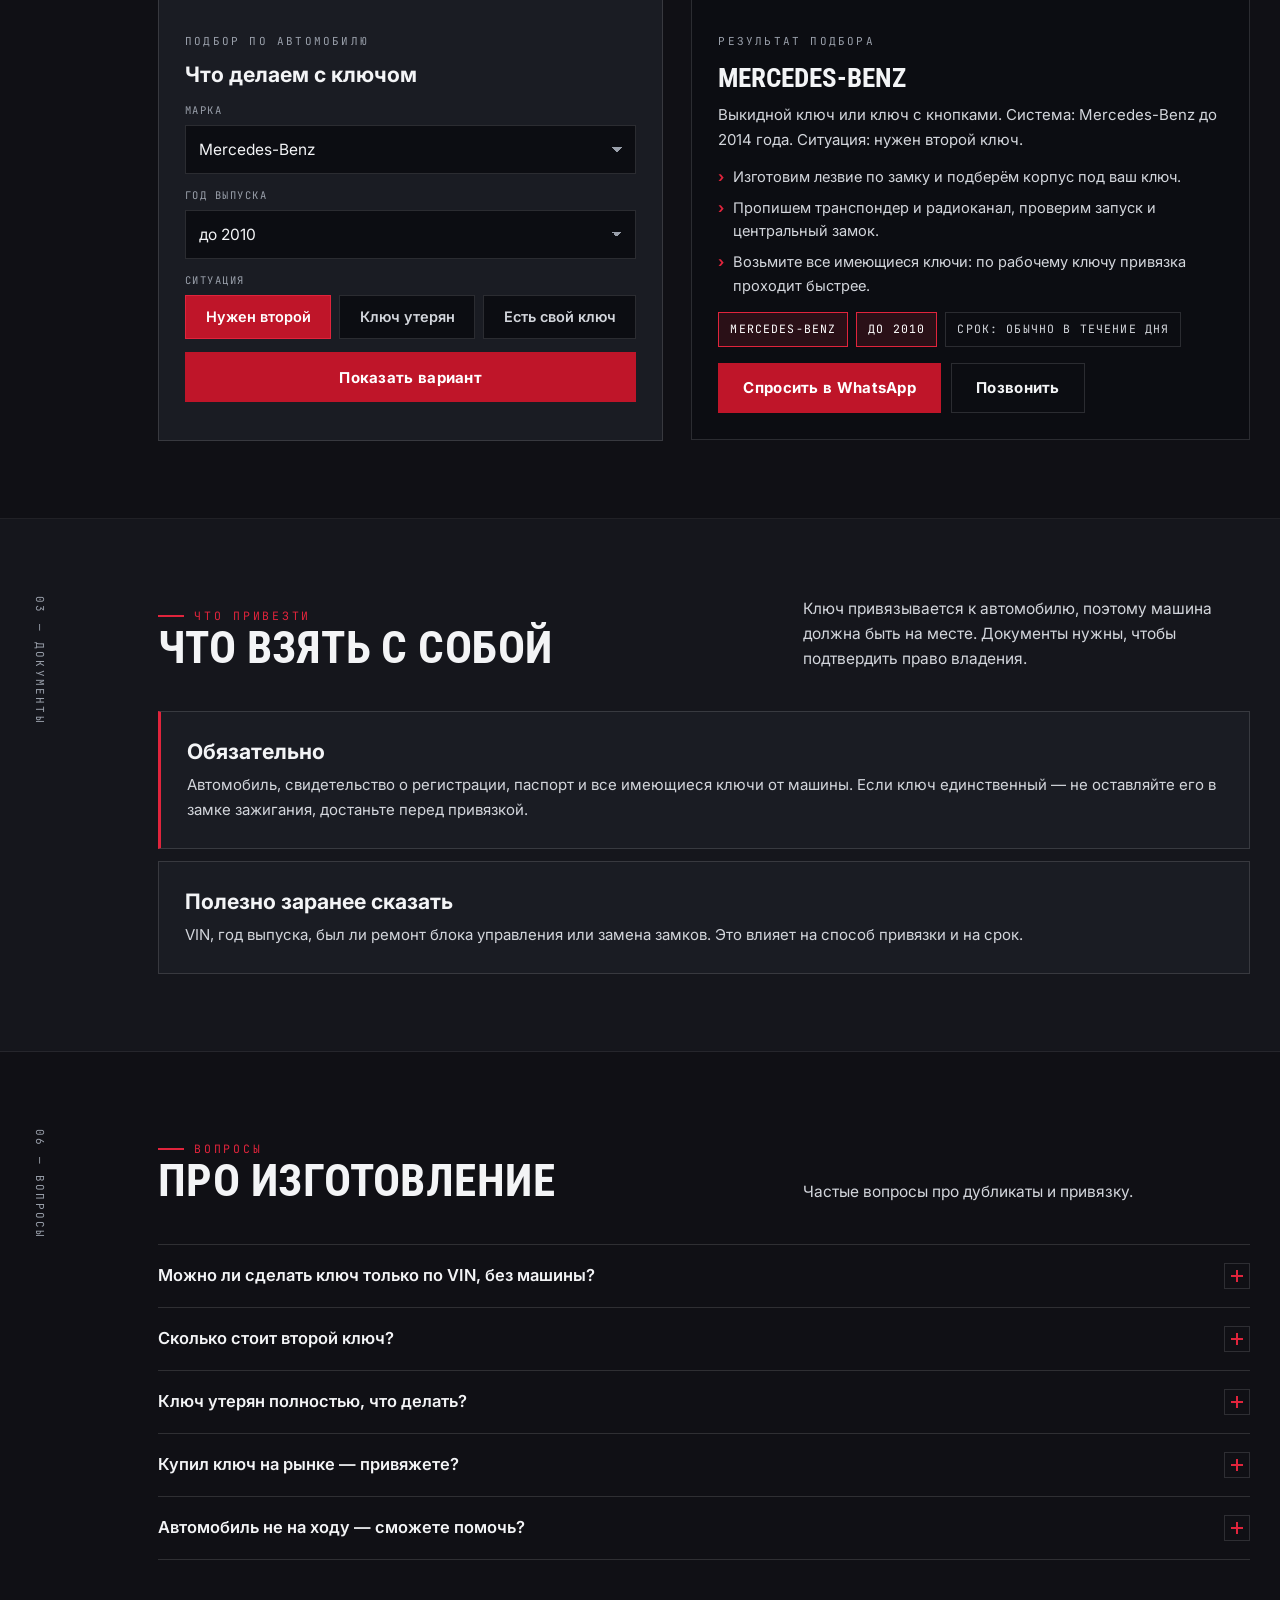
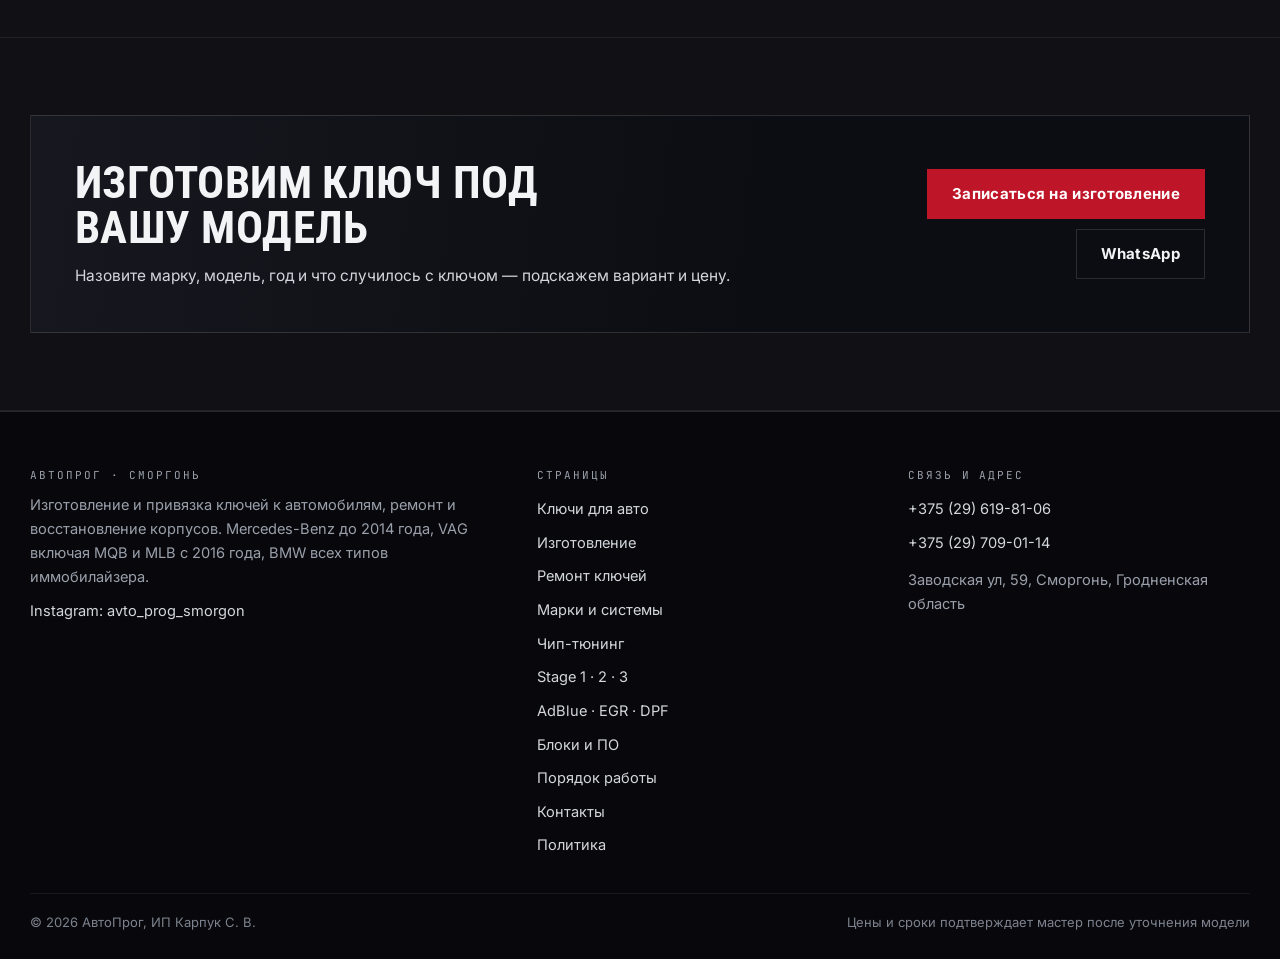
<file: izgotovlenie.html>
<!doctype html>
<html lang="ru"><head>
<meta charset="utf-8">
<meta name="viewport" content="width=device-width,initial-scale=1">
<title>Изготовление и привязка ключей к авто — Сморгонь, АвтоПрог</title>
<meta name="description" content="Изготовление дубликата ключа и привязка к иммобилайзеру: Mercedes-Benz до 2014, VAG MQB и MLB с 2016, BMW EWS, CAS, FEM, BDC, ключ-карты Renault. Сморгонь, Заводская 59.">
<meta name="theme-color" content="#101015">
<link rel="icon" href="assets/img/favicon.svg" type="image/svg+xml">
<link rel="preconnect" href="https://fonts.googleapis.com"><link rel="preconnect" href="https://fonts.gstatic.com" crossorigin>
<link href="https://fonts.googleapis.com/css2?family=Roboto+Condensed:wght@400;700&family=Inter:wght@400;500;600;700&family=JetBrains+Mono:wght@400;500&display=swap" rel="stylesheet">
<style>
:root{--bg:#101015;--bg2:#15161C;--panel:#1A1C23;--ink:#F3F4F6;--mut:#9AA0AB;--line:rgba(255,255,255,.13);--red:#E0243C;--red-d:#BF1529}
*{box-sizing:border-box}html{overflow-x:clip;font-size:18px}
body{margin:0;background:var(--bg);color:var(--ink);font-family:Inter,system-ui,sans-serif;line-height:1.6;overflow-x:clip}
img{display:block;max-width:100%}
a{color:inherit;text-decoration:none}
h1,h2{font-family:'Roboto Condensed',Impact,sans-serif;font-weight:700;text-transform:uppercase;line-height:1.02;margin:0}
.wrap{width:min(1220px,100% - 40px);margin:0 auto}
.hdr{position:sticky;top:0;z-index:70;background:rgba(16,16,21,.96);border-bottom:1px solid var(--line)}
.btn{display:inline-flex;align-items:center;min-height:50px;padding:0 24px;background:var(--red-d);color:#fff;font-weight:700;font-size:15px}
.strip{overflow-x:auto;border-bottom:1px solid var(--line);background:var(--bg2)}
.strip a{flex:none;padding:13px 15px;font-size:14.5px;font-weight:600;white-space:nowrap;color:#D3D6DC}
.drawer{position:fixed;inset:0;z-index:140;display:none;background:rgba(6,6,10,.72)}
.drawer[data-open="true"]{display:block}
.drawer__inner{position:fixed;inset:0;background:#101015;padding:18px;overflow-y:auto;display:flex;flex-direction:column}
.is-locked{overflow:hidden}
[hidden]{display:none!important}
</style>
<link rel="stylesheet" href="assets/css/site.v1.css">
</head><body>
<div class="topbar"><div class="wrap topbar__in">
<span>Сморгонь · Заводская ул, 59 · ключи и чип-тюнинг</span>
<span><a href="tel:+375296198106">+375 (29) 619-81-06</a> · <a href="tel:+375297090114">+375 (29) 709-01-14</a></span>
</div></div>
<header class="hdr"><div class="wrap hdr__in">
<a class="logo" href="index.html"><i><svg viewBox="0 0 24 24" width="20" height="20" fill="none" stroke="#fff" stroke-width="2"><circle cx="8" cy="8" r="4.2"/><path d="M11 11l8 8M16 16l2-2M18 18l2-2"/></svg></i><span><b>АвтоПрог</b><span>ключи для авто · Сморгонь</span></span></a>
<span class="hdr__sp"></span>
<a class="hdr__tel" href="tel:+375296198106">+375 (29) 619-81-06<span>ежедневно, по записи</span></a>
<a class="btn" href="kontakty.html">Записаться</a>
<button class="burger" id="burger" aria-label="Меню" aria-expanded="false" aria-controls="drawer"><span></span><span></span><span></span></button>
</div></header>
<nav class="strip" aria-label="Страницы"><div class="wrap strip__in"><a href="index.html">Ключи для авто</a><a href="izgotovlenie.html" aria-current="page">Изготовление</a><a href="remont.html">Ремонт ключей</a><a href="marki.html">Марки и системы</a><a href="chip-tyuning.html">Чип-тюнинг</a><a href="stage.html">Stage 1 · 2 · 3</a><a href="ekologiya.html">AdBlue · EGR · DPF</a><a href="bloki.html">Блоки и ПО</a><a href="poryadok.html">Порядок работы</a><a href="kontakty.html">Контакты</a><a href="politika.html">Политика</a></div></nav>
<main>
<section class="hero"><div class="hero__bg"><img src="assets/img/keys.jpg" alt="Шесть разных автомобильных ключей на тёмной поверхности" fetchpriority="high"></div><div class="wrap hero__in"><span class="kick">Изготовление · привязка</span><h1>Новый ключ под ваш автомобиль</h1><p class="hero__lead">Режем лезвие, подбираем корпус и чип, прописываем ключ в иммобилайзер. Второй комплект, замена утерянного или восстановление после замены блока.</p><div class="hero__cta"><a class="btn" href="kontakty.html">Записаться</a><a class="btn btn--ghost" href="tel:+375296198106">Позвонить: +375 (29) 619-81-06</a></div><div class="hero__figs"><div><b>Дубликат</b><span>второй комплект</span></div><div><b>Утеря</b><span>восстановление</span></div><div><b>Привязка</b><span>через разъём</span></div><div><b>День</b><span>обычный срок</span></div></div></div></section><section class="band band--alt"><div class="wrap"><div class="sect sect--side"><div class="sect__side"><span class="mono">01 — типы</span></div><div class="sect__main"><div class="sect__head"><div><span class="kick">Типы ключей</span><h2>Какой ключ нужен вам</h2></div><p>От типа ключа зависит и цена, и способ привязки. Ниже четыре группы, с которыми работаем каждый день.</p></div><div class="cards"><div class="card"><span class="card__n">01</span><h3>Выкидной ключ</h3><p>Лезвие складывается в корпус. Меняем лезвие по замку, ставим новый корпус, переносим плату и чип.</p></div><div class="card"><span class="card__n">02</span><h3>Ключ с кнопками</h3><p>Корпус с кнопками открытия и багажника. Меняем микрокнопки, чистим плату, прописываем радиоканал.</p></div><div class="card"><span class="card__n">03</span><h3>Смарт-ключ</h3><p>Бесключевой доступ: ключ в кармане, машина открывается и заводится. Изготавливаем и привязываем, в том числе после утери.</p></div><div class="card"><span class="card__n">04</span><h3>Ключ-карта</h3><p>Карты Renault: тонкая пластиковая карта с чипом. Восстанавливаем и изготавливаем новые, привязываем к автомобилю.</p></div></div></div></div></div></section><section class="band "><div class="wrap"><div class="sect sect--side"><div class="sect__side"><span class="mono">02 — подбор</span></div><div class="sect__main"><div class="sect__head"><div><span class="kick">Подбор</span><h2>Проверьте по своей машине</h2></div><p>Выберите марку, год и ситуацию — покажем, что обычно делаем и что взять с собой. Это ориентир, окончательно смотрим по VIN и комплектации.</p></div><div class="pick"><div class="pick__form"><span class="mono">Подбор по автомобилю</span><h3 style="margin:8px 0 14px">Что делаем с ключом</h3><div class="fld"><label for="keyMake">Марка</label><select id="keyMake"><option value="mercedes">Mercedes-Benz</option><option value="vag">Volkswagen, Audi, Skoda, Seat</option><option value="bmw">BMW</option><option value="renault">Renault</option><option value="other">Другая марка</option></select></div><div class="fld"><label for="keyYear">Год выпуска</label><select id="keyYear"><option value="old">до 2010</option><option value="mid">2011–2015</option><option value="new">2016–2019</option><option value="fresh">2020 и новее</option></select></div><div class="fld"><label>Ситуация</label><div class="seg" id="keySeg"><button type="button" data-t="second" aria-pressed="true">Нужен второй</button><button type="button" data-t="lost" aria-pressed="false">Ключ утерян</button><button type="button" data-t="bind" aria-pressed="false">Есть свой ключ</button></div></div><button class="btn" type="button" id="pickGo" style="width:100%">Показать вариант</button><p class="msg" id="pickMsg"></p></div><div class="pick__out" id="pickOut2"></div></div></div></div></div></section><section class="band band--alt"><div class="wrap"><div class="sect sect--side"><div class="sect__side"><span class="mono">03 — документы</span></div><div class="sect__main"><div class="sect__head"><div><span class="kick">Что привезти</span><h2>Что взять с собой</h2></div><p>Ключ привязывается к автомобилю, поэтому машина должна быть на месте. Документы нужны, чтобы подтвердить право владения.</p></div><div class="plate plate--warn"><h3>Обязательно</h3><p>Автомобиль, свидетельство о регистрации, паспорт и все имеющиеся ключи от машины. Если ключ единственный — не оставляйте его в замке зажигания, достаньте перед привязкой.</p></div><div class="plate" style="margin-top:12px"><h3>Полезно заранее сказать</h3><p>VIN, год выпуска, был ли ремонт блока управления или замена замков. Это влияет на способ привязки и на срок.</p></div></div></div></div></section><section class="band "><div class="wrap"><div class="sect sect--side"><div class="sect__side"><span class="mono">06 — вопросы</span></div><div class="sect__main"><div class="sect__head"><div><span class="kick">Вопросы</span><h2>Про изготовление</h2></div><p>Частые вопросы про дубликаты и привязку.</p></div><div class="faq"><div class="faq__i" data-open="false"><button class="faq__q" type="button" aria-expanded="false">Можно ли сделать ключ только по VIN, без машины?<i></i></button><div class="faq__a"><p>Для части моделей да, но не для всех: многое зависит от типа иммобилайзера. Привозите автомобиль — так надёжнее и быстрее.</p></div></div><div class="faq__i" data-open="false"><button class="faq__q" type="button" aria-expanded="false">Сколько стоит второй ключ?<i></i></button><div class="faq__a"><p>Цена зависит от типа ключа и системы привязки: смарт-ключ дороже выкидного, редкие корпуса тоже влияют. Назовите модель — скажем цену до приезда.</p></div></div><div class="faq__i" data-open="false"><button class="faq__q" type="button" aria-expanded="false">Ключ утерян полностью, что делать?<i></i></button><div class="faq__a"><p>Приезжайте на машине. Для многих моделей изготовим новый ключ и привяжем, при необходимости удалим из памяти утерянный.</p></div></div><div class="faq__i" data-open="false"><button class="faq__q" type="button" aria-expanded="false">Купил ключ на рынке — привяжете?<i></i></button><div class="faq__a"><p>Да, если он подходит по частоте и типу чипа. Проверим на месте; если не подойдёт — подберём свой.</p></div></div><div class="faq__i" data-open="false"><button class="faq__q" type="button" aria-expanded="false">Автомобиль не на ходу — сможете помочь?<i></i></button><div class="faq__a"><p>Скажите об этом заранее: по части моделей привязку можно сделать без запуска двигателя, но нужен доступ к разъёму и питание.</p></div></div></div></div></div></div></section><section class="band"><div class="wrap"><div class="cta"><div><h2>Изготовим ключ под вашу модель</h2><p>Назовите марку, модель, год и что случилось с ключом — подскажем вариант и цену.</p></div><div class="cta__act"><a class="btn" href="kontakty.html">Записаться на изготовление</a><a class="btn btn--ghost" href="https://wa.me/375296198106">WhatsApp</a></div></div></div></section></main>
<footer class="foot"><div class="wrap">
<div class="foot__grid">
<div><h4>АвтоПрог · Сморгонь</h4><p>Изготовление и привязка ключей к автомобилям, ремонт и восстановление корпусов. Mercedes-Benz до 2014 года, VAG включая MQB и MLB с 2016 года, BMW всех типов иммобилайзера.</p>
<p style="margin-top:10px"><a href="https://www.instagram.com/avto_prog_smorgon/" target="_blank" rel="noopener" style="padding:0">Instagram: avto_prog_smorgon</a></p></div>
<div><h4>Страницы</h4><a href="index.html">Ключи для авто</a><a href="izgotovlenie.html">Изготовление</a><a href="remont.html">Ремонт ключей</a><a href="marki.html">Марки и системы</a><a href="chip-tyuning.html">Чип-тюнинг</a><a href="stage.html">Stage 1 · 2 · 3</a><a href="ekologiya.html">AdBlue · EGR · DPF</a><a href="bloki.html">Блоки и ПО</a><a href="poryadok.html">Порядок работы</a><a href="kontakty.html">Контакты</a><a href="politika.html">Политика</a></div>
<div><h4>Связь и адрес</h4>
<a href="tel:+375296198106">+375 (29) 619-81-06</a><a href="tel:+375297090114">+375 (29) 709-01-14</a>
<p style="margin-top:8px">Заводская ул, 59, Сморгонь, Гродненская область</p></div>
</div>
<div class="foot__bot"><span>© 2026 АвтоПрог, ИП Карпук С. В.</span><span>Цены и сроки подтверждает мастер после уточнения модели</span></div>
</div></footer>
<div class="fbar">
<a href="tel:+375296198106"><svg viewBox="0 0 24 24"><path d="M5 4h4l2 5-2.5 1.5a12 12 0 0 0 5 5L15 13l5 2v4a2 2 0 0 1-2 2A16 16 0 0 1 3 6a2 2 0 0 1 2-2z"/></svg>Позвонить</a>
<a href="https://wa.me/375296198106"><svg viewBox="0 0 24 24"><path d="M12 3a9 9 0 0 0-7.8 13.5L3 21l4.6-1.2A9 9 0 1 0 12 3z"/></svg>WhatsApp</a>
<a href="viber://chat?number=%2B375296198106"><svg viewBox="0 0 24 24"><path d="M12 3c5 0 9 3.4 9 7.6 0 4.2-4 7.6-9 7.6-1 0-2-.1-2.9-.4L5 20l.8-3.2C4.1 15.3 3 13.1 3 10.6 3 6.4 7 3 12 3z"/></svg>Viber</a>
<a href="https://t.me/+375296198106" target="_blank" rel="noopener"><svg viewBox="0 0 24 24"><path d="M21 4L3 11l5 2 2 6 3-4 5 3z"/></svg>Telegram</a>
</div>
<div class="drawer" id="drawer" data-open="false" aria-hidden="true"><div class="drawer__inner">
<div class="drawer__top"><span class="mono">Меню</span><button class="drawer__close" id="drawerClose" aria-label="Закрыть меню"></button></div>
<a href="index.html">Ключи для авто</a><a href="izgotovlenie.html">Изготовление</a><a href="remont.html">Ремонт ключей</a><a href="marki.html">Марки и системы</a><a href="chip-tyuning.html">Чип-тюнинг</a><a href="stage.html">Stage 1 · 2 · 3</a><a href="ekologiya.html">AdBlue · EGR · DPF</a><a href="bloki.html">Блоки и ПО</a><a href="poryadok.html">Порядок работы</a><a href="kontakty.html">Контакты</a><a href="politika.html">Политика</a>
<a class="btn" href="https://wa.me/375296198106" target="_blank" rel="noopener" style="margin-top:18px">Написать в WhatsApp</a>
</div></div>
<script src="assets/js/main.v1.js" defer></script>
</body></html>
</file>
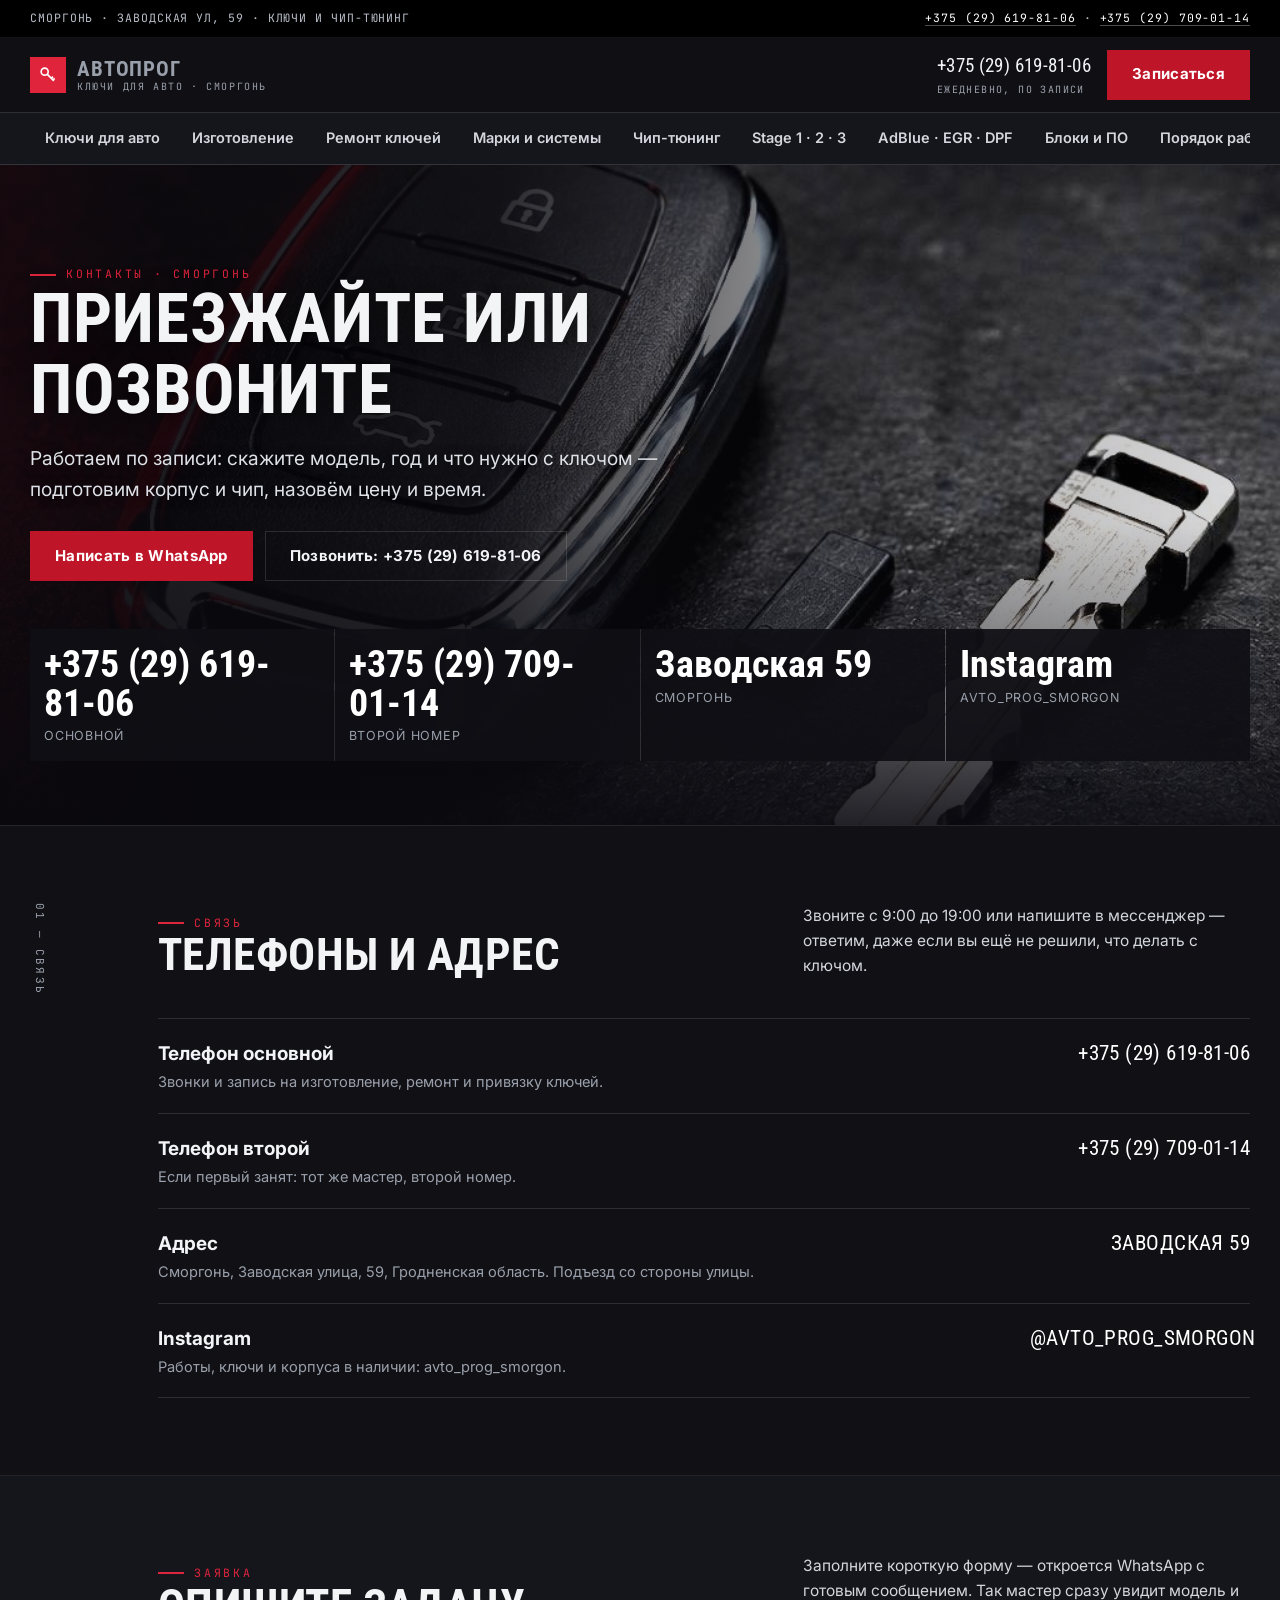
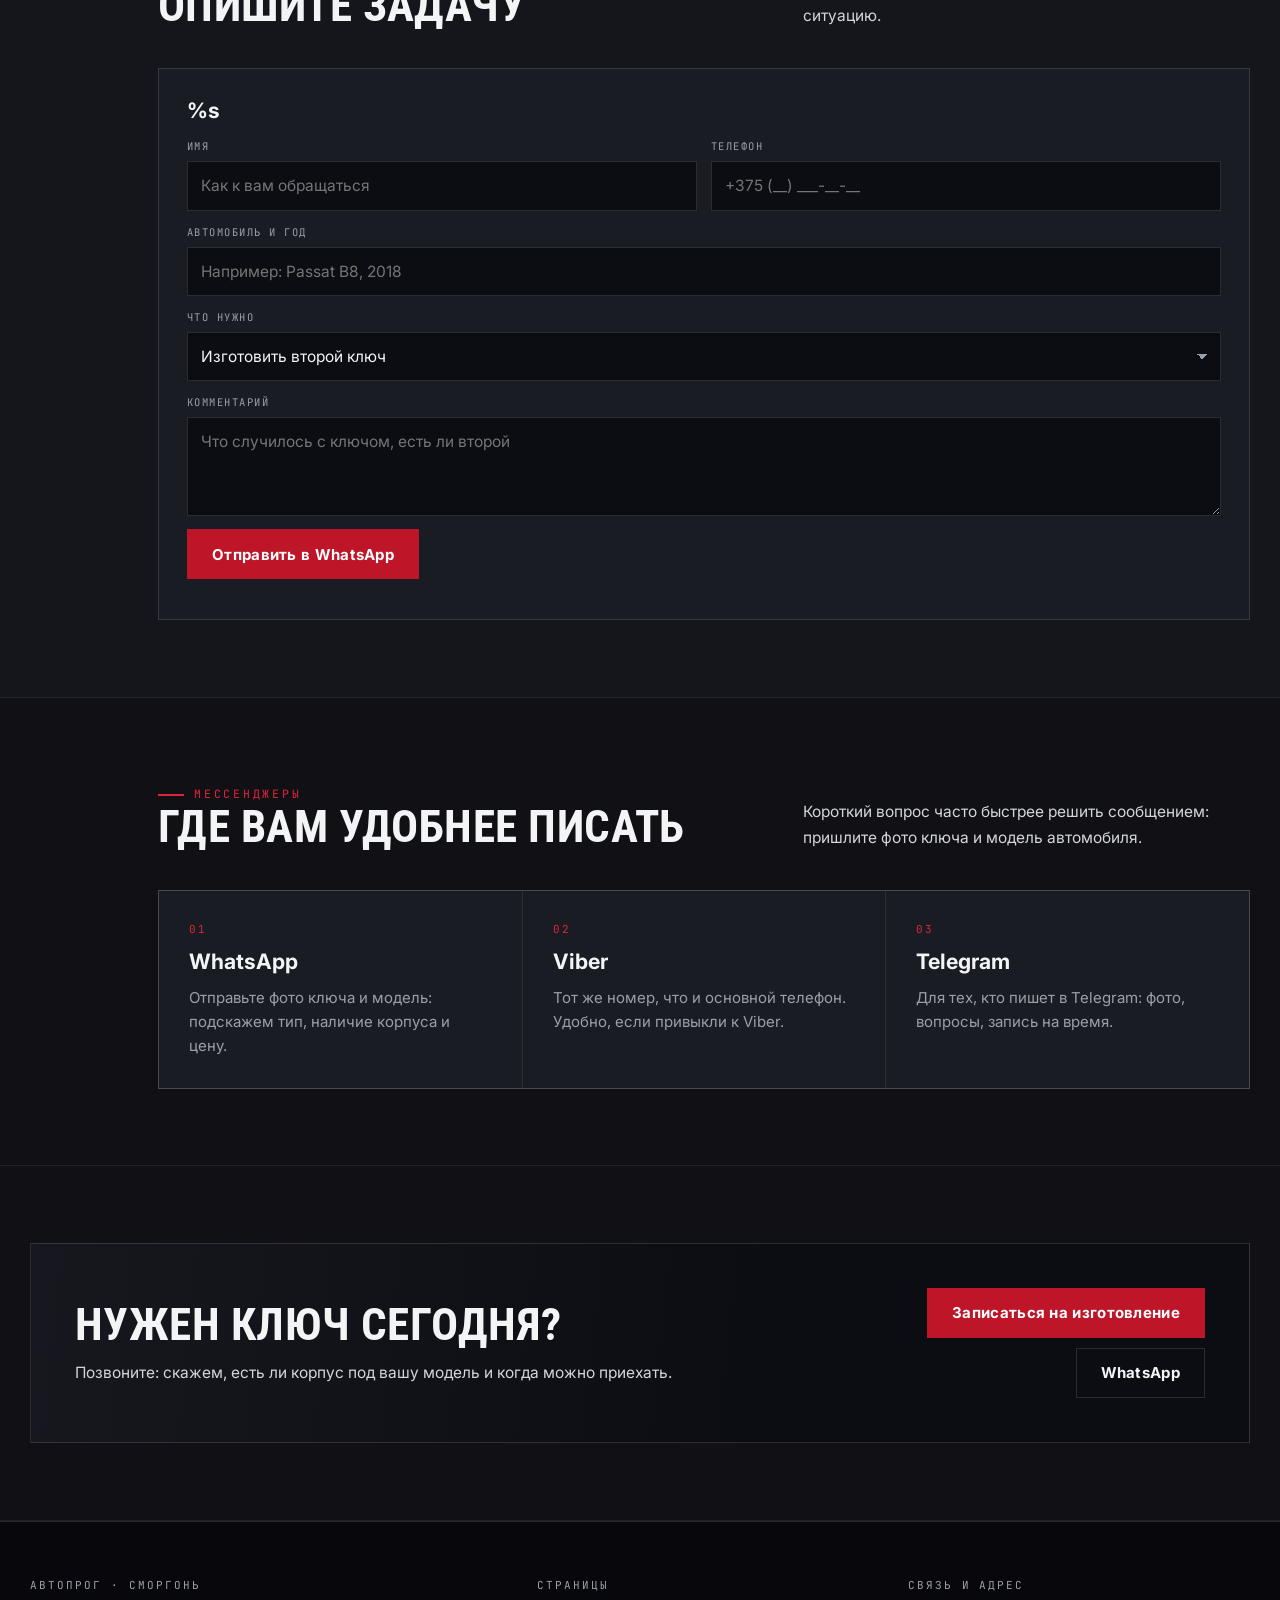
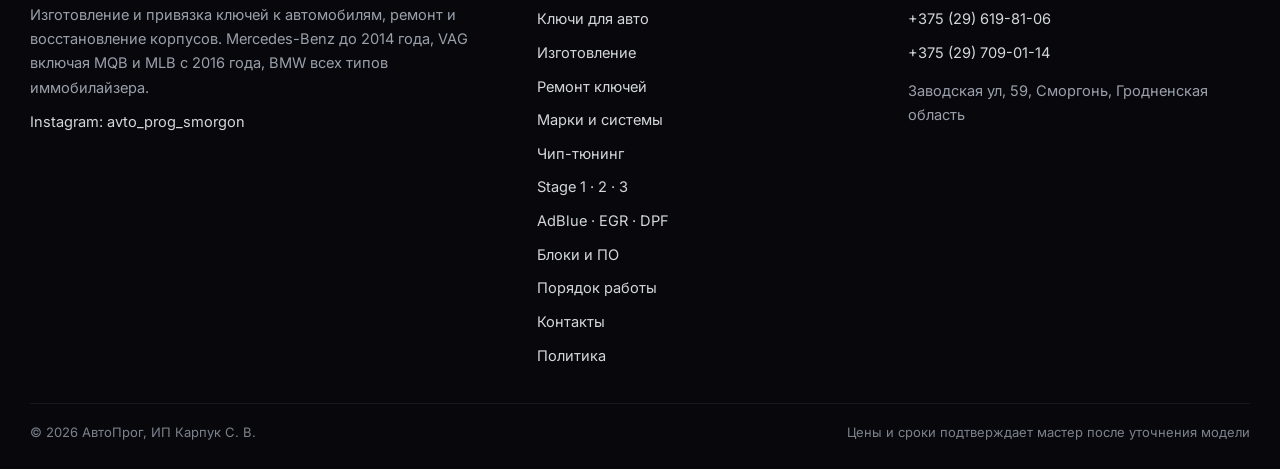
<file: kontakty.html>
<!doctype html>
<html lang="ru"><head>
<meta charset="utf-8">
<meta name="viewport" content="width=device-width,initial-scale=1">
<title>Контакты — изготовление ключей, Сморгонь, Заводская 59</title>
<meta name="description" content="Контакты мастерской по изготовлению автомобильных ключей в Сморгони: Заводская улица, 59. Телефоны +375 (29) 619-81-06 и +375 (29) 709-01-14, Instagram avto_prog_smorgon.">
<meta name="theme-color" content="#101015">
<link rel="icon" href="assets/img/favicon.svg" type="image/svg+xml">
<link rel="preconnect" href="https://fonts.googleapis.com"><link rel="preconnect" href="https://fonts.gstatic.com" crossorigin>
<link href="https://fonts.googleapis.com/css2?family=Roboto+Condensed:wght@400;700&family=Inter:wght@400;500;600;700&family=JetBrains+Mono:wght@400;500&display=swap" rel="stylesheet">
<style>
:root{--bg:#101015;--bg2:#15161C;--panel:#1A1C23;--ink:#F3F4F6;--mut:#9AA0AB;--line:rgba(255,255,255,.13);--red:#E0243C;--red-d:#BF1529}
*{box-sizing:border-box}html{overflow-x:clip;font-size:18px}
body{margin:0;background:var(--bg);color:var(--ink);font-family:Inter,system-ui,sans-serif;line-height:1.6;overflow-x:clip}
img{display:block;max-width:100%}
a{color:inherit;text-decoration:none}
h1,h2{font-family:'Roboto Condensed',Impact,sans-serif;font-weight:700;text-transform:uppercase;line-height:1.02;margin:0}
.wrap{width:min(1220px,100% - 40px);margin:0 auto}
.hdr{position:sticky;top:0;z-index:70;background:rgba(16,16,21,.96);border-bottom:1px solid var(--line)}
.btn{display:inline-flex;align-items:center;min-height:50px;padding:0 24px;background:var(--red-d);color:#fff;font-weight:700;font-size:15px}
.strip{overflow-x:auto;border-bottom:1px solid var(--line);background:var(--bg2)}
.strip a{flex:none;padding:13px 15px;font-size:14.5px;font-weight:600;white-space:nowrap;color:#D3D6DC}
.drawer{position:fixed;inset:0;z-index:140;display:none;background:rgba(6,6,10,.72)}
.drawer[data-open="true"]{display:block}
.drawer__inner{position:fixed;inset:0;background:#101015;padding:18px;overflow-y:auto;display:flex;flex-direction:column}
.is-locked{overflow:hidden}
[hidden]{display:none!important}
</style>
<link rel="stylesheet" href="assets/css/site.v1.css">
</head><body>
<div class="topbar"><div class="wrap topbar__in">
<span>Сморгонь · Заводская ул, 59 · ключи и чип-тюнинг</span>
<span><a href="tel:+375296198106">+375 (29) 619-81-06</a> · <a href="tel:+375297090114">+375 (29) 709-01-14</a></span>
</div></div>
<header class="hdr"><div class="wrap hdr__in">
<a class="logo" href="index.html"><i><svg viewBox="0 0 24 24" width="20" height="20" fill="none" stroke="#fff" stroke-width="2"><circle cx="8" cy="8" r="4.2"/><path d="M11 11l8 8M16 16l2-2M18 18l2-2"/></svg></i><span><b>АвтоПрог</b><span>ключи для авто · Сморгонь</span></span></a>
<span class="hdr__sp"></span>
<a class="hdr__tel" href="tel:+375296198106">+375 (29) 619-81-06<span>ежедневно, по записи</span></a>
<a class="btn" href="kontakty.html">Записаться</a>
<button class="burger" id="burger" aria-label="Меню" aria-expanded="false" aria-controls="drawer"><span></span><span></span><span></span></button>
</div></header>
<nav class="strip" aria-label="Страницы"><div class="wrap strip__in"><a href="index.html">Ключи для авто</a><a href="izgotovlenie.html">Изготовление</a><a href="remont.html">Ремонт ключей</a><a href="marki.html">Марки и системы</a><a href="chip-tyuning.html">Чип-тюнинг</a><a href="stage.html">Stage 1 · 2 · 3</a><a href="ekologiya.html">AdBlue · EGR · DPF</a><a href="bloki.html">Блоки и ПО</a><a href="poryadok.html">Порядок работы</a><a href="kontakty.html" aria-current="page">Контакты</a><a href="politika.html">Политика</a></div></nav>
<main>
<section class="hero"><div class="hero__bg"><img src="assets/img/hero.jpg" alt="Ключ с чипом на верстаке" fetchpriority="high"></div><div class="wrap hero__in"><span class="kick">Контакты · Сморгонь</span><h1>Приезжайте или позвоните</h1><p class="hero__lead">Работаем по записи: скажите модель, год и что нужно с ключом — подготовим корпус и чип, назовём цену и время.</p><div class="hero__cta"><a class="btn" href="https://wa.me/375296198106">Написать в WhatsApp</a><a class="btn btn--ghost" href="tel:+375296198106">Позвонить: +375 (29) 619-81-06</a></div><div class="hero__figs"><div><b>+375 (29) 619-81-06</b><span>основной</span></div><div><b>+375 (29) 709-01-14</b><span>второй номер</span></div><div><b>Заводская 59</b><span>Сморгонь</span></div><div><b>Instagram</b><span>avto_prog_smorgon</span></div></div></div></section><section class="band "><div class="wrap"><div class="sect sect--side"><div class="sect__side"><span class="mono">01 — связь</span></div><div class="sect__main"><div class="sect__head"><div><span class="kick">Связь</span><h2>Телефоны и адрес</h2></div><p>Звоните с 9:00 до 19:00 или напишите в мессенджер — ответим, даже если вы ещё не решили, что делать с ключом.</p></div><div class="rows"><div class="row"><div><h3>Телефон основной</h3><p>Звонки и запись на изготовление, ремонт и привязку ключей.</p></div><span class="row__p">+375 (29) 619-81-06</span></div><div class="row"><div><h3>Телефон второй</h3><p>Если первый занят: тот же мастер, второй номер.</p></div><span class="row__p">+375 (29) 709-01-14</span></div><div class="row"><div><h3>Адрес</h3><p>Сморгонь, Заводская улица, 59, Гродненская область. Подъезд со стороны улицы.</p></div><span class="row__p">Заводская 59</span></div><div class="row"><div><h3>Instagram</h3><p>Работы, ключи и корпуса в наличии: avto_prog_smorgon.</p></div><span class="row__p">@avto_prog_smorgon</span></div></div></div></div></div></section><section class="band band--alt"><div class="wrap"><div class="sect sect--side"><div class="sect__side"><span class="mono">02 — заявка</span></div><div class="sect__main"><div class="sect__head"><div><span class="kick">Заявка</span><h2>Опишите задачу</h2></div><p>Заполните короткую форму — откроется WhatsApp с готовым сообщением. Так мастер сразу увидит модель и ситуацию.</p></div><form class="form" id="reqForm" novalidate><h3 style="margin-bottom:14px">%s</h3><div class="form__row"><div class="fld"><label for="fName">Имя</label><input id="fName" name="name" autocomplete="name" placeholder="Как к вам обращаться"></div><div class="fld"><label for="fTel">Телефон</label><input id="fTel" name="tel" type="tel" autocomplete="tel" placeholder="+375 (__) ___-__-__"></div></div><div class="fld"><label for="fCar">Автомобиль и год</label><input id="fCar" name="car" placeholder="Например: Passat B8, 2018"></div><div class="fld"><label for="fTask">Что нужно</label><select id="fTask" name="task"><option>Изготовить второй ключ</option><option>Ключ при утере единственного</option><option>Привязать купленный ключ</option><option>Ремонт ключа</option><option>Замена корпуса или лезвия</option><option>Другое, расскажу по телефону</option></select></div><div class="fld"><label for="fNote">Комментарий</label><textarea id="fNote" name="note" rows="3" placeholder="Что случилось с ключом, есть ли второй"></textarea></div><button class="btn" type="submit" style="width:100%%">Отправить в WhatsApp</button><p class="formout" id="formout"></p></form></div></div></div></section><section class="band "><div class="wrap"><div class="sect sect--side"><div class="sect__side"><span class="mono">03 — мессенджеры</span></div><div class="sect__main"><div class="sect__head"><div><span class="kick">Мессенджеры</span><h2>Где вам удобнее писать</h2></div><p>Короткий вопрос часто быстрее решить сообщением: пришлите фото ключа и модель автомобиля.</p></div><div class="cards"><div class="card"><span class="card__n">01</span><h3>WhatsApp</h3><p>Отправьте фото ключа и модель: подскажем тип, наличие корпуса и цену.</p></div><div class="card"><span class="card__n">02</span><h3>Viber</h3><p>Тот же номер, что и основной телефон. Удобно, если привыкли к Viber.</p></div><div class="card"><span class="card__n">03</span><h3>Telegram</h3><p>Для тех, кто пишет в Telegram: фото, вопросы, запись на время.</p></div></div></div></div></div></section><section class="band"><div class="wrap"><div class="cta"><div><h2>Нужен ключ сегодня?</h2><p>Позвоните: скажем, есть ли корпус под вашу модель и когда можно приехать.</p></div><div class="cta__act"><a class="btn" href="kontakty.html">Записаться на изготовление</a><a class="btn btn--ghost" href="https://wa.me/375296198106">WhatsApp</a></div></div></div></section></main>
<footer class="foot"><div class="wrap">
<div class="foot__grid">
<div><h4>АвтоПрог · Сморгонь</h4><p>Изготовление и привязка ключей к автомобилям, ремонт и восстановление корпусов. Mercedes-Benz до 2014 года, VAG включая MQB и MLB с 2016 года, BMW всех типов иммобилайзера.</p>
<p style="margin-top:10px"><a href="https://www.instagram.com/avto_prog_smorgon/" target="_blank" rel="noopener" style="padding:0">Instagram: avto_prog_smorgon</a></p></div>
<div><h4>Страницы</h4><a href="index.html">Ключи для авто</a><a href="izgotovlenie.html">Изготовление</a><a href="remont.html">Ремонт ключей</a><a href="marki.html">Марки и системы</a><a href="chip-tyuning.html">Чип-тюнинг</a><a href="stage.html">Stage 1 · 2 · 3</a><a href="ekologiya.html">AdBlue · EGR · DPF</a><a href="bloki.html">Блоки и ПО</a><a href="poryadok.html">Порядок работы</a><a href="kontakty.html">Контакты</a><a href="politika.html">Политика</a></div>
<div><h4>Связь и адрес</h4>
<a href="tel:+375296198106">+375 (29) 619-81-06</a><a href="tel:+375297090114">+375 (29) 709-01-14</a>
<p style="margin-top:8px">Заводская ул, 59, Сморгонь, Гродненская область</p></div>
</div>
<div class="foot__bot"><span>© 2026 АвтоПрог, ИП Карпук С. В.</span><span>Цены и сроки подтверждает мастер после уточнения модели</span></div>
</div></footer>
<div class="fbar">
<a href="tel:+375296198106"><svg viewBox="0 0 24 24"><path d="M5 4h4l2 5-2.5 1.5a12 12 0 0 0 5 5L15 13l5 2v4a2 2 0 0 1-2 2A16 16 0 0 1 3 6a2 2 0 0 1 2-2z"/></svg>Позвонить</a>
<a href="https://wa.me/375296198106"><svg viewBox="0 0 24 24"><path d="M12 3a9 9 0 0 0-7.8 13.5L3 21l4.6-1.2A9 9 0 1 0 12 3z"/></svg>WhatsApp</a>
<a href="viber://chat?number=%2B375296198106"><svg viewBox="0 0 24 24"><path d="M12 3c5 0 9 3.4 9 7.6 0 4.2-4 7.6-9 7.6-1 0-2-.1-2.9-.4L5 20l.8-3.2C4.1 15.3 3 13.1 3 10.6 3 6.4 7 3 12 3z"/></svg>Viber</a>
<a href="https://t.me/+375296198106" target="_blank" rel="noopener"><svg viewBox="0 0 24 24"><path d="M21 4L3 11l5 2 2 6 3-4 5 3z"/></svg>Telegram</a>
</div>
<div class="drawer" id="drawer" data-open="false" aria-hidden="true"><div class="drawer__inner">
<div class="drawer__top"><span class="mono">Меню</span><button class="drawer__close" id="drawerClose" aria-label="Закрыть меню"></button></div>
<a href="index.html">Ключи для авто</a><a href="izgotovlenie.html">Изготовление</a><a href="remont.html">Ремонт ключей</a><a href="marki.html">Марки и системы</a><a href="chip-tyuning.html">Чип-тюнинг</a><a href="stage.html">Stage 1 · 2 · 3</a><a href="ekologiya.html">AdBlue · EGR · DPF</a><a href="bloki.html">Блоки и ПО</a><a href="poryadok.html">Порядок работы</a><a href="kontakty.html">Контакты</a><a href="politika.html">Политика</a>
<a class="btn" href="https://wa.me/375296198106" target="_blank" rel="noopener" style="margin-top:18px">Написать в WhatsApp</a>
</div></div>
<script src="assets/js/main.v1.js" defer></script>
</body></html>
</file>
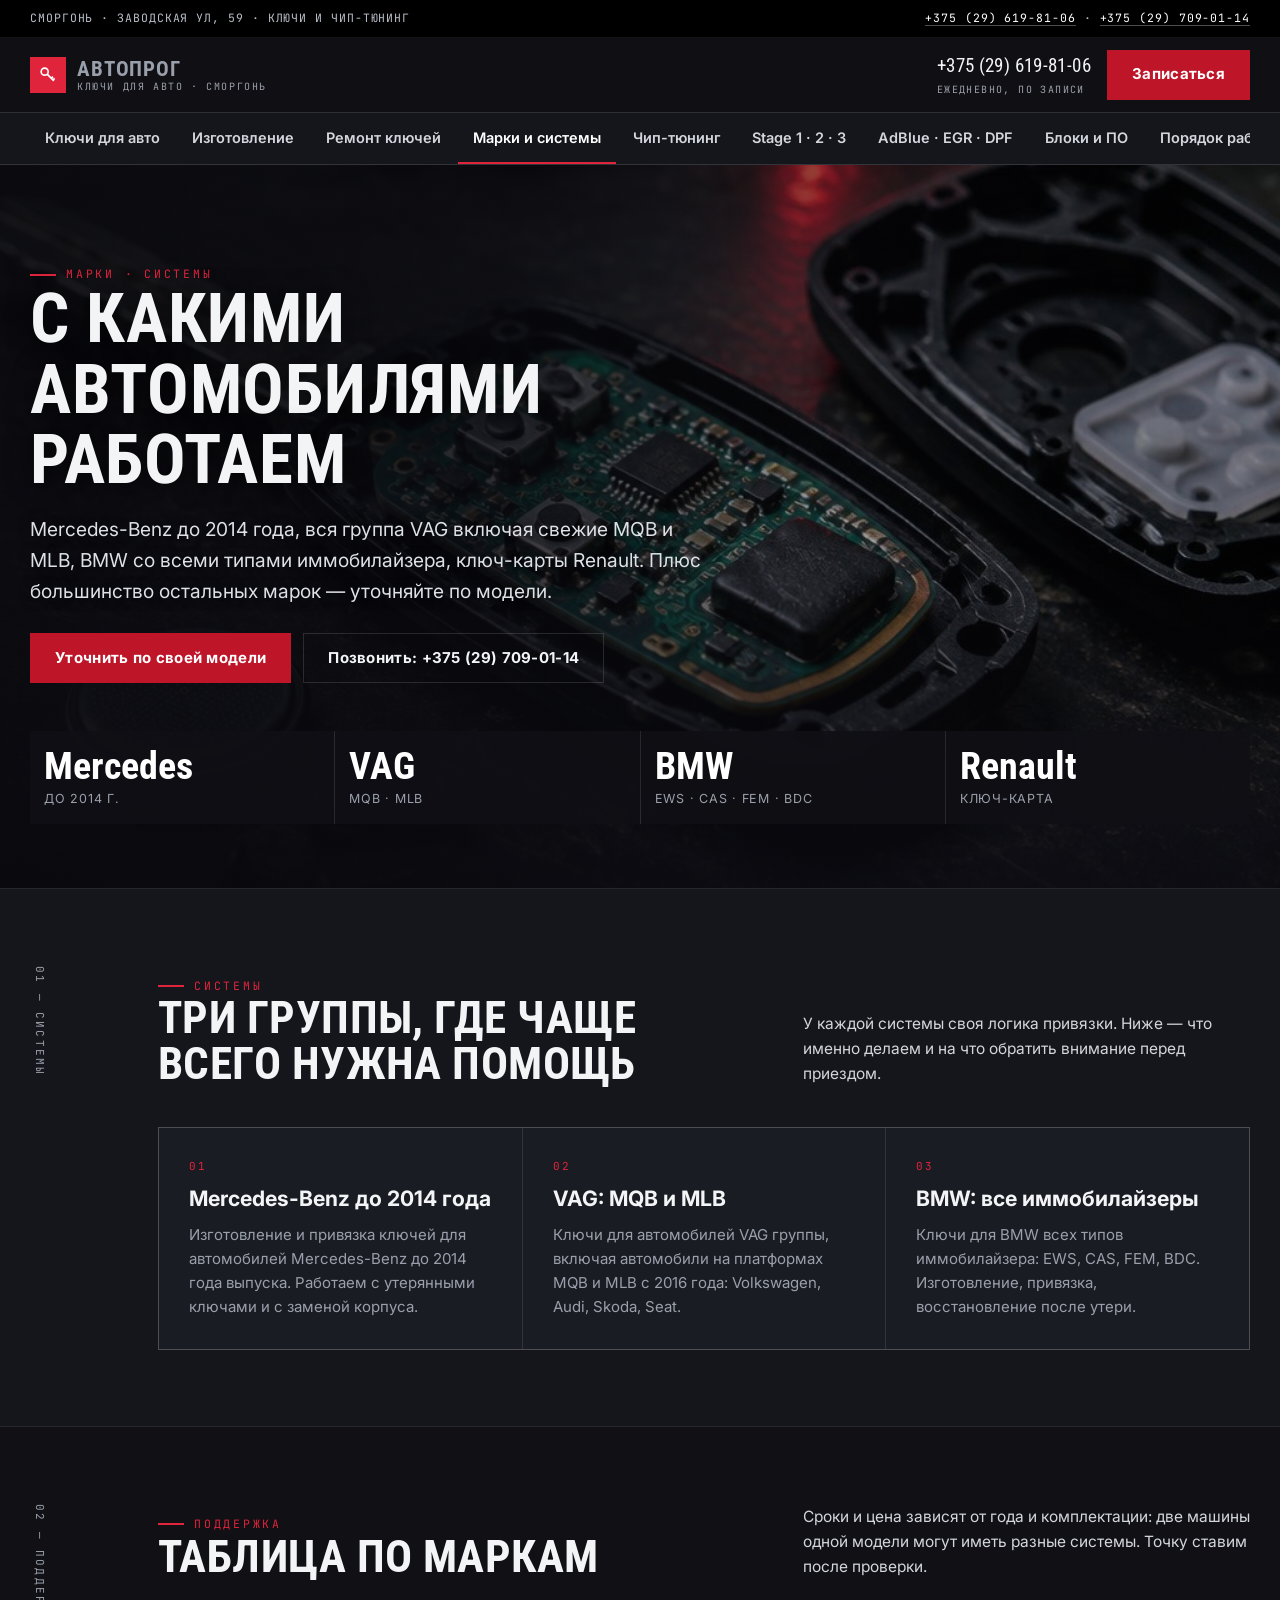
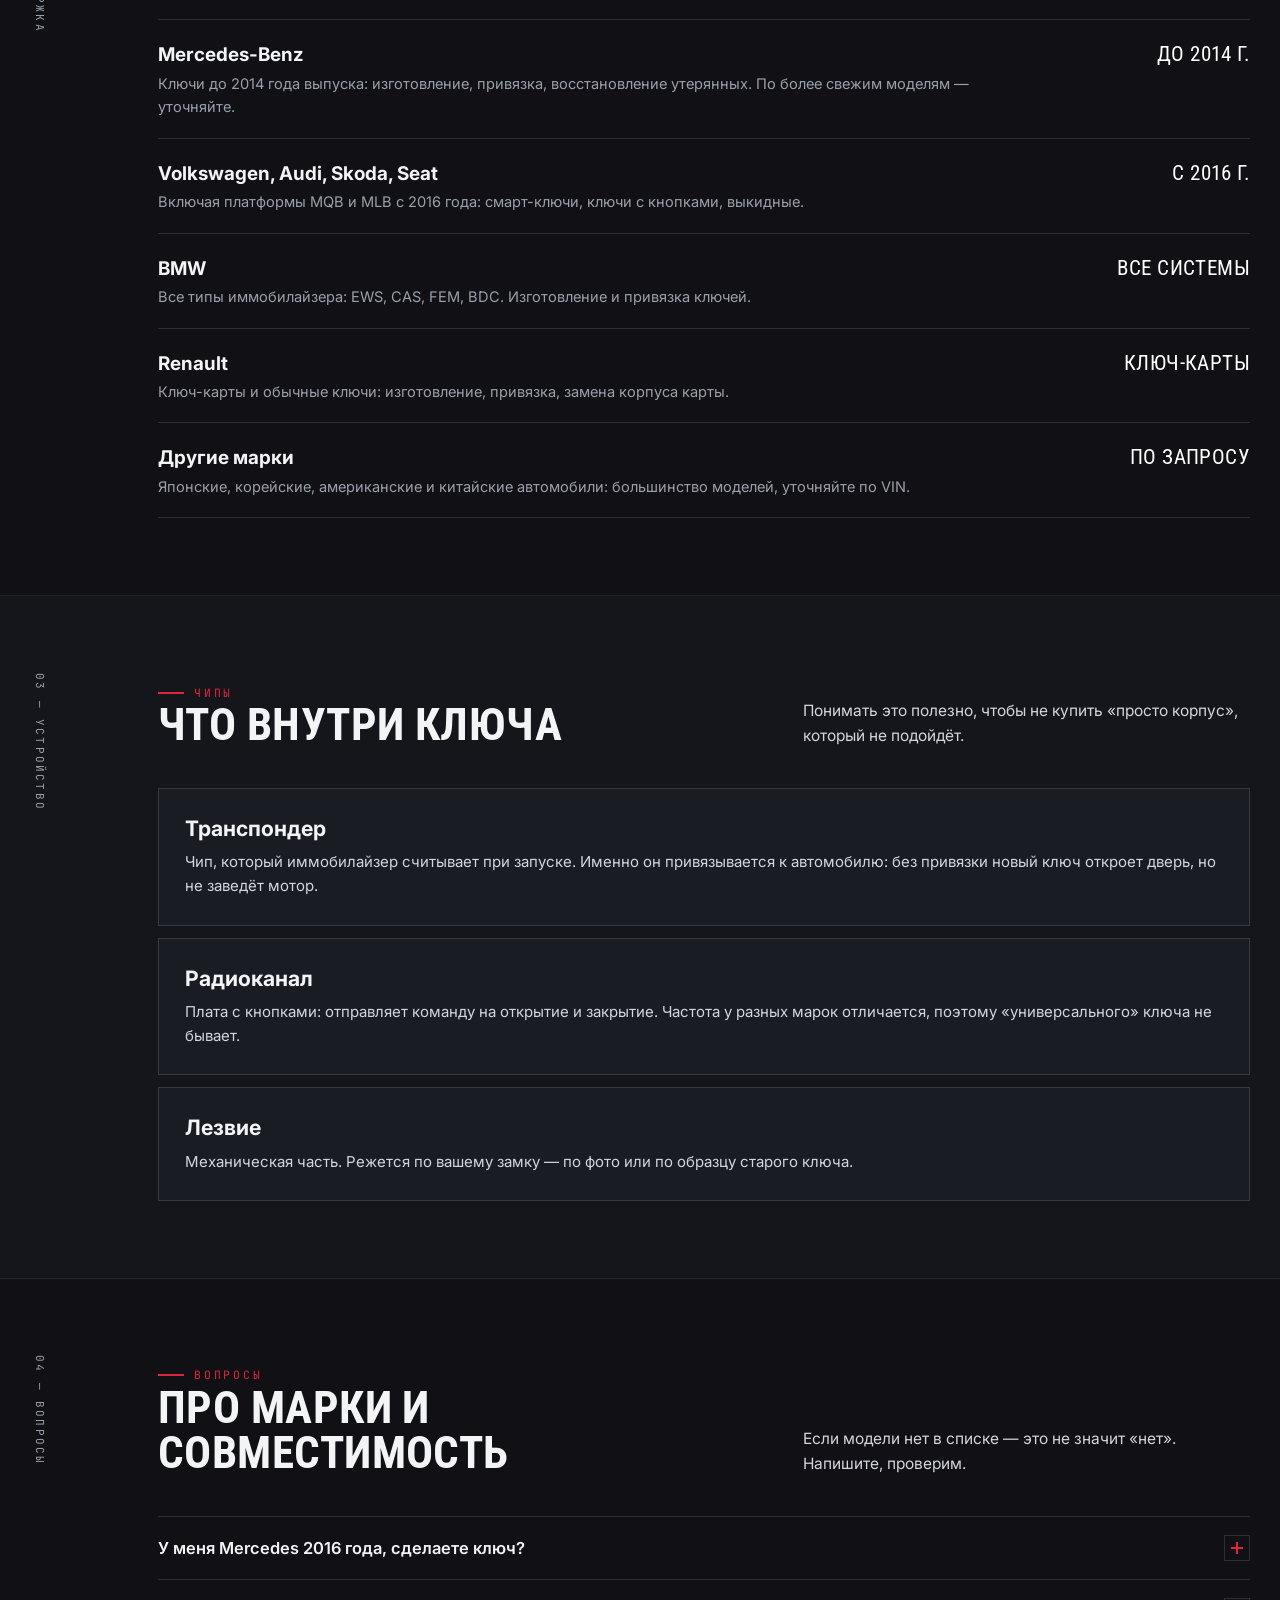
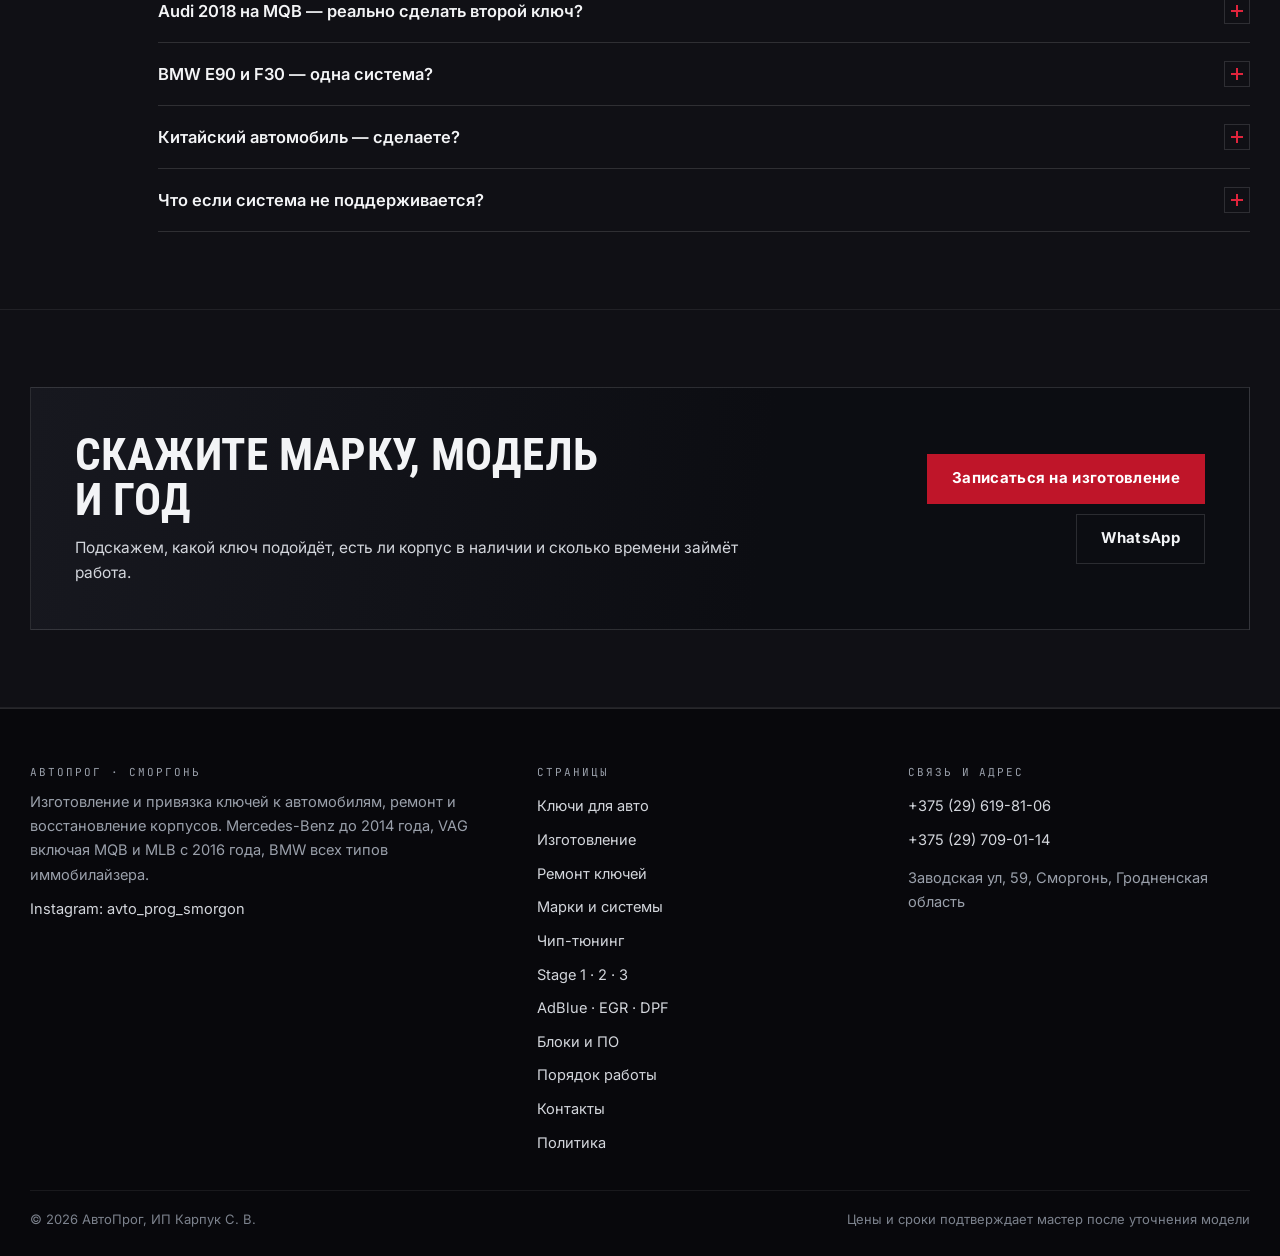
<file: marki.html>
<!doctype html>
<html lang="ru"><head>
<meta charset="utf-8">
<meta name="viewport" content="width=device-width,initial-scale=1">
<title>Марки и системы: Mercedes-Benz, VAG MQB и MLB, BMW EWS CAS FEM BDC</title>
<meta name="description" content="Ключи для Mercedes-Benz до 2014 года, VAG группы включая MQB и MLB с 2016 года, BMW всех типов иммобилайзера EWS, CAS, FEM, BDC. Ключ-карты Renault. Сморгонь, Заводская 59.">
<meta name="theme-color" content="#101015">
<link rel="icon" href="assets/img/favicon.svg" type="image/svg+xml">
<link rel="preconnect" href="https://fonts.googleapis.com"><link rel="preconnect" href="https://fonts.gstatic.com" crossorigin>
<link href="https://fonts.googleapis.com/css2?family=Roboto+Condensed:wght@400;700&family=Inter:wght@400;500;600;700&family=JetBrains+Mono:wght@400;500&display=swap" rel="stylesheet">
<style>
:root{--bg:#101015;--bg2:#15161C;--panel:#1A1C23;--ink:#F3F4F6;--mut:#9AA0AB;--line:rgba(255,255,255,.13);--red:#E0243C;--red-d:#BF1529}
*{box-sizing:border-box}html{overflow-x:clip;font-size:18px}
body{margin:0;background:var(--bg);color:var(--ink);font-family:Inter,system-ui,sans-serif;line-height:1.6;overflow-x:clip}
img{display:block;max-width:100%}
a{color:inherit;text-decoration:none}
h1,h2{font-family:'Roboto Condensed',Impact,sans-serif;font-weight:700;text-transform:uppercase;line-height:1.02;margin:0}
.wrap{width:min(1220px,100% - 40px);margin:0 auto}
.hdr{position:sticky;top:0;z-index:70;background:rgba(16,16,21,.96);border-bottom:1px solid var(--line)}
.btn{display:inline-flex;align-items:center;min-height:50px;padding:0 24px;background:var(--red-d);color:#fff;font-weight:700;font-size:15px}
.strip{overflow-x:auto;border-bottom:1px solid var(--line);background:var(--bg2)}
.strip a{flex:none;padding:13px 15px;font-size:14.5px;font-weight:600;white-space:nowrap;color:#D3D6DC}
.drawer{position:fixed;inset:0;z-index:140;display:none;background:rgba(6,6,10,.72)}
.drawer[data-open="true"]{display:block}
.drawer__inner{position:fixed;inset:0;background:#101015;padding:18px;overflow-y:auto;display:flex;flex-direction:column}
.is-locked{overflow:hidden}
[hidden]{display:none!important}
</style>
<link rel="stylesheet" href="assets/css/site.v1.css">
</head><body>
<div class="topbar"><div class="wrap topbar__in">
<span>Сморгонь · Заводская ул, 59 · ключи и чип-тюнинг</span>
<span><a href="tel:+375296198106">+375 (29) 619-81-06</a> · <a href="tel:+375297090114">+375 (29) 709-01-14</a></span>
</div></div>
<header class="hdr"><div class="wrap hdr__in">
<a class="logo" href="index.html"><i><svg viewBox="0 0 24 24" width="20" height="20" fill="none" stroke="#fff" stroke-width="2"><circle cx="8" cy="8" r="4.2"/><path d="M11 11l8 8M16 16l2-2M18 18l2-2"/></svg></i><span><b>АвтоПрог</b><span>ключи для авто · Сморгонь</span></span></a>
<span class="hdr__sp"></span>
<a class="hdr__tel" href="tel:+375296198106">+375 (29) 619-81-06<span>ежедневно, по записи</span></a>
<a class="btn" href="kontakty.html">Записаться</a>
<button class="burger" id="burger" aria-label="Меню" aria-expanded="false" aria-controls="drawer"><span></span><span></span><span></span></button>
</div></header>
<nav class="strip" aria-label="Страницы"><div class="wrap strip__in"><a href="index.html">Ключи для авто</a><a href="izgotovlenie.html">Изготовление</a><a href="remont.html">Ремонт ключей</a><a href="marki.html" aria-current="page">Марки и системы</a><a href="chip-tyuning.html">Чип-тюнинг</a><a href="stage.html">Stage 1 · 2 · 3</a><a href="ekologiya.html">AdBlue · EGR · DPF</a><a href="bloki.html">Блоки и ПО</a><a href="poryadok.html">Порядок работы</a><a href="kontakty.html">Контакты</a><a href="politika.html">Политика</a></div></nav>
<main>
<section class="hero"><div class="hero__bg"><img src="assets/img/chip.jpg" alt="Плата автомобильного ключа с транспондером" fetchpriority="high"></div><div class="wrap hero__in"><span class="kick">Марки · системы</span><h1>С какими автомобилями работаем</h1><p class="hero__lead">Mercedes-Benz до 2014 года, вся группа VAG включая свежие MQB и MLB, BMW со всеми типами иммобилайзера, ключ-карты Renault. Плюс большинство остальных марок — уточняйте по модели.</p><div class="hero__cta"><a class="btn" href="kontakty.html">Уточнить по своей модели</a><a class="btn btn--ghost" href="tel:+375297090114">Позвонить: +375 (29) 709-01-14</a></div><div class="hero__figs"><div><b>Mercedes</b><span>до 2014 г.</span></div><div><b>VAG</b><span>MQB · MLB</span></div><div><b>BMW</b><span>EWS · CAS · FEM · BDC</span></div><div><b>Renault</b><span>ключ-карта</span></div></div></div></section><section class="band band--alt"><div class="wrap"><div class="sect sect--side"><div class="sect__side"><span class="mono">01 — системы</span></div><div class="sect__main"><div class="sect__head"><div><span class="kick">Системы</span><h2>Три группы, где чаще всего нужна помощь</h2></div><p>У каждой системы своя логика привязки. Ниже — что именно делаем и на что обратить внимание перед приездом.</p></div><div class="cards"><div class="card"><span class="card__n">01</span><h3>Mercedes-Benz до 2014 года</h3><p>Изготовление и привязка ключей для автомобилей Mercedes-Benz до 2014 года выпуска. Работаем с утерянными ключами и с заменой корпуса.</p></div><div class="card"><span class="card__n">02</span><h3>VAG: MQB и MLB</h3><p>Ключи для автомобилей VAG группы, включая автомобили на платформах MQB и MLB с 2016 года: Volkswagen, Audi, Skoda, Seat.</p></div><div class="card"><span class="card__n">03</span><h3>BMW: все иммобилайзеры</h3><p>Ключи для BMW всех типов иммобилайзера: EWS, CAS, FEM, BDC. Изготовление, привязка, восстановление после утери.</p></div></div></div></div></div></section><section class="band "><div class="wrap"><div class="sect sect--side"><div class="sect__side"><span class="mono">02 — поддержка</span></div><div class="sect__main"><div class="sect__head"><div><span class="kick">Поддержка</span><h2>Таблица по маркам</h2></div><p>Сроки и цена зависят от года и комплектации: две машины одной модели могут иметь разные системы. Точку ставим после проверки.</p></div><div class="rows"><div class="row"><div><h3>Mercedes-Benz</h3><p>Ключи до 2014 года выпуска: изготовление, привязка, восстановление утерянных. По более свежим моделям — уточняйте.</p></div><span class="row__p">до 2014 г.</span></div><div class="row"><div><h3>Volkswagen, Audi, Skoda, Seat</h3><p>Включая платформы MQB и MLB с 2016 года: смарт-ключи, ключи с кнопками, выкидные.</p></div><span class="row__p">с 2016 г.</span></div><div class="row"><div><h3>BMW</h3><p>Все типы иммобилайзера: EWS, CAS, FEM, BDC. Изготовление и привязка ключей.</p></div><span class="row__p">все системы</span></div><div class="row"><div><h3>Renault</h3><p>Ключ-карты и обычные ключи: изготовление, привязка, замена корпуса карты.</p></div><span class="row__p">ключ-карты</span></div><div class="row"><div><h3>Другие марки</h3><p>Японские, корейские, американские и китайские автомобили: большинство моделей, уточняйте по VIN.</p></div><span class="row__p">по запросу</span></div></div></div></div></div></section><section class="band band--alt"><div class="wrap"><div class="sect sect--side"><div class="sect__side"><span class="mono">03 — устройство</span></div><div class="sect__main"><div class="sect__head"><div><span class="kick">Чипы</span><h2>Что внутри ключа</h2></div><p>Понимать это полезно, чтобы не купить «просто корпус», который не подойдёт.</p></div><div class="plate"><h3>Транспондер</h3><p>Чип, который иммобилайзер считывает при запуске. Именно он привязывается к автомобилю: без привязки новый ключ откроет дверь, но не заведёт мотор.</p></div><div class="plate" style="margin-top:12px"><h3>Радиоканал</h3><p>Плата с кнопками: отправляет команду на открытие и закрытие. Частота у разных марок отличается, поэтому «универсального» ключа не бывает.</p></div><div class="plate" style="margin-top:12px"><h3>Лезвие</h3><p>Механическая часть. Режется по вашему замку — по фото или по образцу старого ключа.</p></div></div></div></div></section><section class="band "><div class="wrap"><div class="sect sect--side"><div class="sect__side"><span class="mono">04 — вопросы</span></div><div class="sect__main"><div class="sect__head"><div><span class="kick">Вопросы</span><h2>Про марки и совместимость</h2></div><p>Если модели нет в списке — это не значит «нет». Напишите, проверим.</p></div><div class="faq"><div class="faq__i" data-open="false"><button class="faq__q" type="button" aria-expanded="false">У меня Mercedes 2016 года, сделаете ключ?<i></i></button><div class="faq__a"><p>Ключи для Mercedes-Benz мы делаем до 2014 года выпуска. По более свежим моделям честно скажем, беремся или нет, — позвоните.</p></div></div><div class="faq__i" data-open="false"><button class="faq__q" type="button" aria-expanded="false">Audi 2018 на MQB — реально сделать второй ключ?<i></i></button><div class="faq__a"><p>Да, автомобили VAG на MQB и MLB с 2016 года в работе. Нужен автомобиль и имеющийся рабочий ключ.</p></div></div><div class="faq__i" data-open="false"><button class="faq__q" type="button" aria-expanded="false">BMW E90 и F30 — одна система?<i></i></button><div class="faq__a"><p>Нет: у E90 обычно CAS, у F30 — FEM. Поэтому год и поколение важны, называйте их при звонке.</p></div></div><div class="faq__i" data-open="false"><button class="faq__q" type="button" aria-expanded="false">Китайский автомобиль — сделаете?<i></i></button><div class="faq__a"><p>По большинству моделей да, но нужен подходящий чип и корпус. Уточните модель и год, проверим наличие.</p></div></div><div class="faq__i" data-open="false"><button class="faq__q" type="button" aria-expanded="false">Что если система не поддерживается?<i></i></button><div class="faq__a"><p>Скажем сразу и подскажем, куда обратиться. Браться за работу, которую не сможем закончить, не будем.</p></div></div></div></div></div></div></section><section class="band"><div class="wrap"><div class="cta"><div><h2>Скажите марку, модель и год</h2><p>Подскажем, какой ключ подойдёт, есть ли корпус в наличии и сколько времени займёт работа.</p></div><div class="cta__act"><a class="btn" href="kontakty.html">Записаться на изготовление</a><a class="btn btn--ghost" href="https://wa.me/375296198106">WhatsApp</a></div></div></div></section></main>
<footer class="foot"><div class="wrap">
<div class="foot__grid">
<div><h4>АвтоПрог · Сморгонь</h4><p>Изготовление и привязка ключей к автомобилям, ремонт и восстановление корпусов. Mercedes-Benz до 2014 года, VAG включая MQB и MLB с 2016 года, BMW всех типов иммобилайзера.</p>
<p style="margin-top:10px"><a href="https://www.instagram.com/avto_prog_smorgon/" target="_blank" rel="noopener" style="padding:0">Instagram: avto_prog_smorgon</a></p></div>
<div><h4>Страницы</h4><a href="index.html">Ключи для авто</a><a href="izgotovlenie.html">Изготовление</a><a href="remont.html">Ремонт ключей</a><a href="marki.html">Марки и системы</a><a href="chip-tyuning.html">Чип-тюнинг</a><a href="stage.html">Stage 1 · 2 · 3</a><a href="ekologiya.html">AdBlue · EGR · DPF</a><a href="bloki.html">Блоки и ПО</a><a href="poryadok.html">Порядок работы</a><a href="kontakty.html">Контакты</a><a href="politika.html">Политика</a></div>
<div><h4>Связь и адрес</h4>
<a href="tel:+375296198106">+375 (29) 619-81-06</a><a href="tel:+375297090114">+375 (29) 709-01-14</a>
<p style="margin-top:8px">Заводская ул, 59, Сморгонь, Гродненская область</p></div>
</div>
<div class="foot__bot"><span>© 2026 АвтоПрог, ИП Карпук С. В.</span><span>Цены и сроки подтверждает мастер после уточнения модели</span></div>
</div></footer>
<div class="fbar">
<a href="tel:+375296198106"><svg viewBox="0 0 24 24"><path d="M5 4h4l2 5-2.5 1.5a12 12 0 0 0 5 5L15 13l5 2v4a2 2 0 0 1-2 2A16 16 0 0 1 3 6a2 2 0 0 1 2-2z"/></svg>Позвонить</a>
<a href="https://wa.me/375296198106"><svg viewBox="0 0 24 24"><path d="M12 3a9 9 0 0 0-7.8 13.5L3 21l4.6-1.2A9 9 0 1 0 12 3z"/></svg>WhatsApp</a>
<a href="viber://chat?number=%2B375296198106"><svg viewBox="0 0 24 24"><path d="M12 3c5 0 9 3.4 9 7.6 0 4.2-4 7.6-9 7.6-1 0-2-.1-2.9-.4L5 20l.8-3.2C4.1 15.3 3 13.1 3 10.6 3 6.4 7 3 12 3z"/></svg>Viber</a>
<a href="https://t.me/+375296198106" target="_blank" rel="noopener"><svg viewBox="0 0 24 24"><path d="M21 4L3 11l5 2 2 6 3-4 5 3z"/></svg>Telegram</a>
</div>
<div class="drawer" id="drawer" data-open="false" aria-hidden="true"><div class="drawer__inner">
<div class="drawer__top"><span class="mono">Меню</span><button class="drawer__close" id="drawerClose" aria-label="Закрыть меню"></button></div>
<a href="index.html">Ключи для авто</a><a href="izgotovlenie.html">Изготовление</a><a href="remont.html">Ремонт ключей</a><a href="marki.html">Марки и системы</a><a href="chip-tyuning.html">Чип-тюнинг</a><a href="stage.html">Stage 1 · 2 · 3</a><a href="ekologiya.html">AdBlue · EGR · DPF</a><a href="bloki.html">Блоки и ПО</a><a href="poryadok.html">Порядок работы</a><a href="kontakty.html">Контакты</a><a href="politika.html">Политика</a>
<a class="btn" href="https://wa.me/375296198106" target="_blank" rel="noopener" style="margin-top:18px">Написать в WhatsApp</a>
</div></div>
<script src="assets/js/main.v1.js" defer></script>
</body></html>
</file>
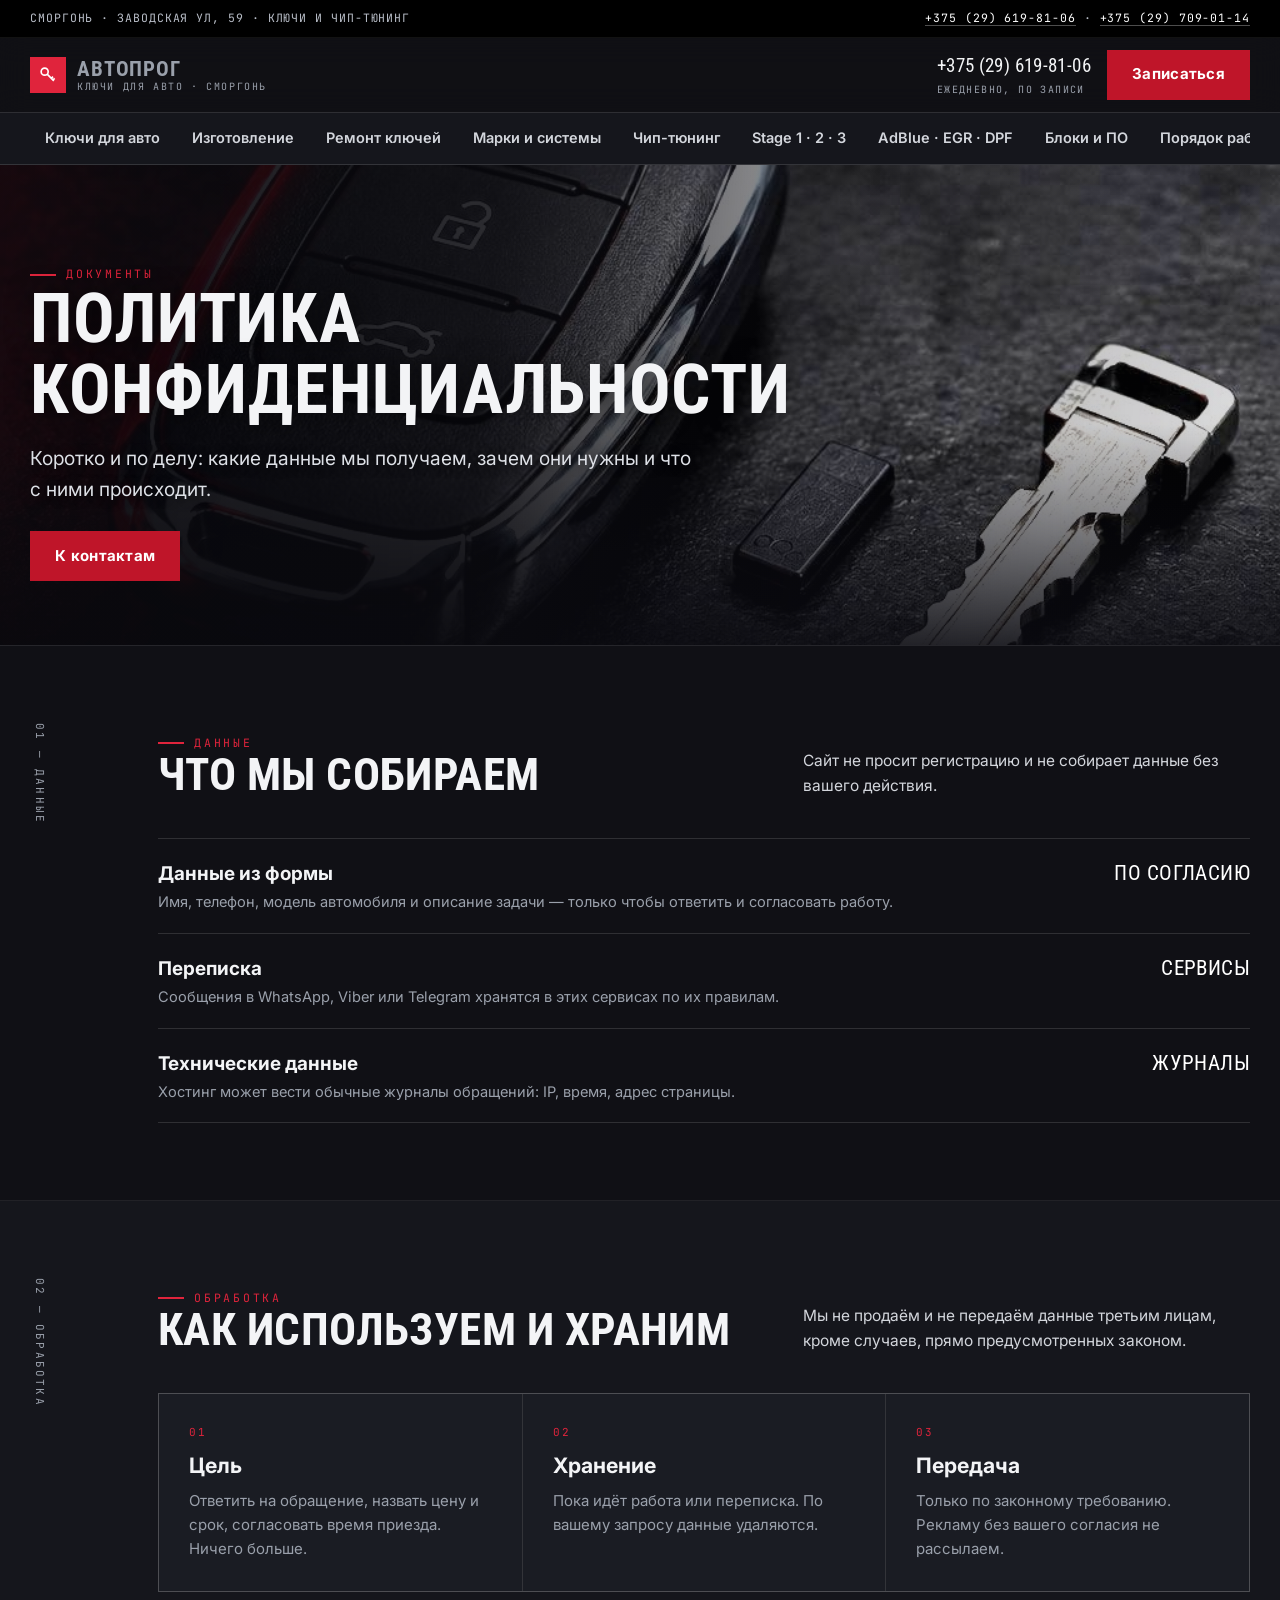
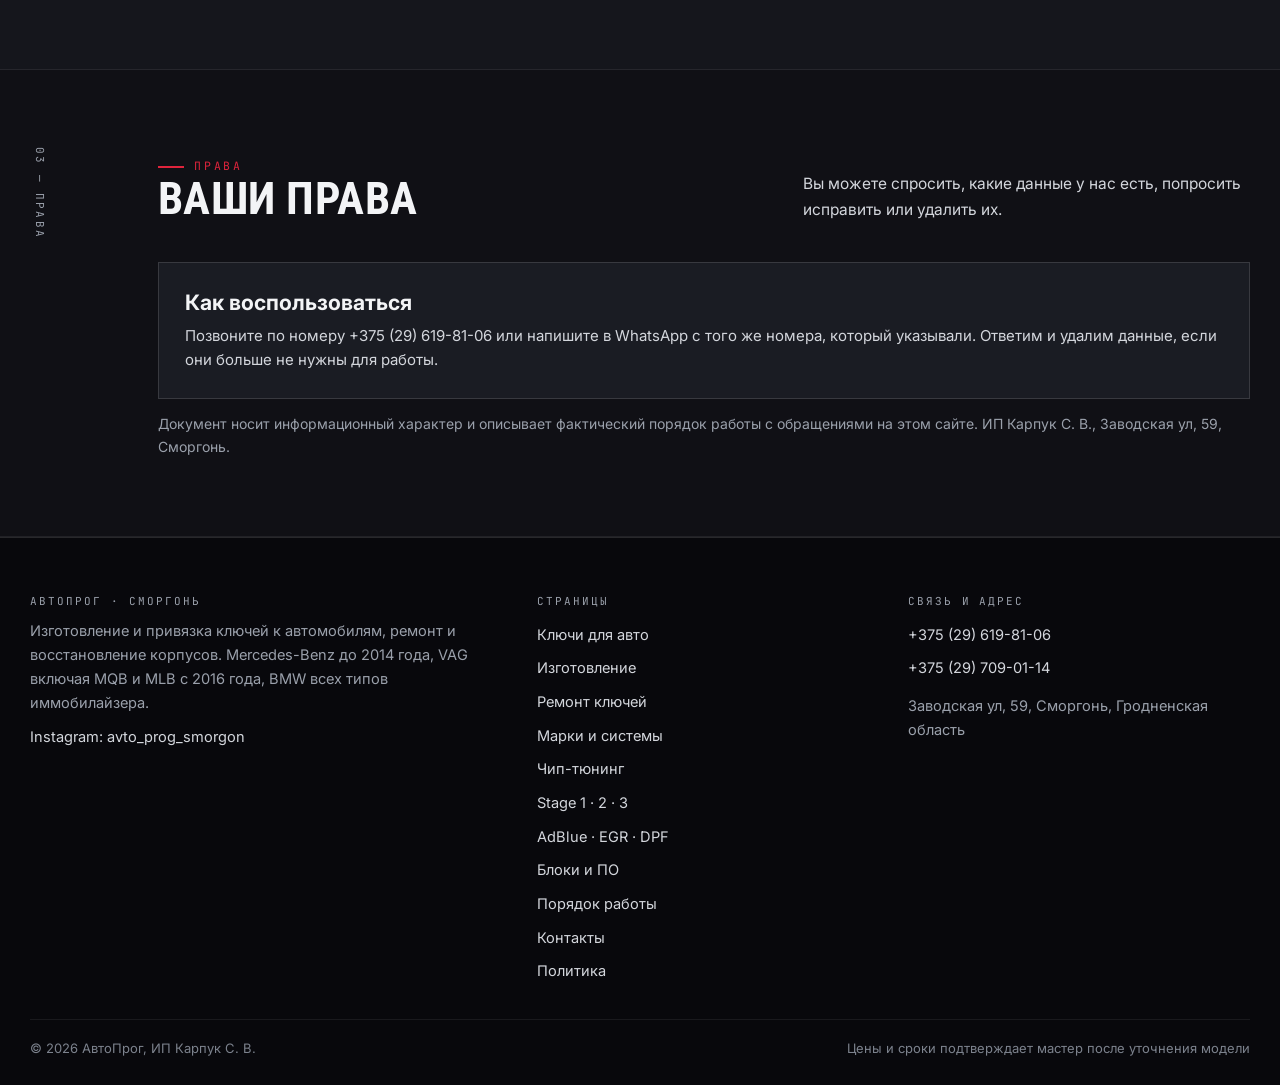
<file: politika.html>
<!doctype html>
<html lang="ru"><head>
<meta charset="utf-8">
<meta name="viewport" content="width=device-width,initial-scale=1">
<title>Политика конфиденциальности — АвтоПрог, Сморгонь</title>
<meta name="description" content="Политика обработки персональных данных сайта мастерской по изготовлению автомобильных ключей в Сморгони.">
<meta name="theme-color" content="#101015">
<link rel="icon" href="assets/img/favicon.svg" type="image/svg+xml">
<link rel="preconnect" href="https://fonts.googleapis.com"><link rel="preconnect" href="https://fonts.gstatic.com" crossorigin>
<link href="https://fonts.googleapis.com/css2?family=Roboto+Condensed:wght@400;700&family=Inter:wght@400;500;600;700&family=JetBrains+Mono:wght@400;500&display=swap" rel="stylesheet">
<style>
:root{--bg:#101015;--bg2:#15161C;--panel:#1A1C23;--ink:#F3F4F6;--mut:#9AA0AB;--line:rgba(255,255,255,.13);--red:#E0243C;--red-d:#BF1529}
*{box-sizing:border-box}html{overflow-x:clip;font-size:18px}
body{margin:0;background:var(--bg);color:var(--ink);font-family:Inter,system-ui,sans-serif;line-height:1.6;overflow-x:clip}
img{display:block;max-width:100%}
a{color:inherit;text-decoration:none}
h1,h2{font-family:'Roboto Condensed',Impact,sans-serif;font-weight:700;text-transform:uppercase;line-height:1.02;margin:0}
.wrap{width:min(1220px,100% - 40px);margin:0 auto}
.hdr{position:sticky;top:0;z-index:70;background:rgba(16,16,21,.96);border-bottom:1px solid var(--line)}
.btn{display:inline-flex;align-items:center;min-height:50px;padding:0 24px;background:var(--red-d);color:#fff;font-weight:700;font-size:15px}
.strip{overflow-x:auto;border-bottom:1px solid var(--line);background:var(--bg2)}
.strip a{flex:none;padding:13px 15px;font-size:14.5px;font-weight:600;white-space:nowrap;color:#D3D6DC}
.drawer{position:fixed;inset:0;z-index:140;display:none;background:rgba(6,6,10,.72)}
.drawer[data-open="true"]{display:block}
.drawer__inner{position:fixed;inset:0;background:#101015;padding:18px;overflow-y:auto;display:flex;flex-direction:column}
.is-locked{overflow:hidden}
[hidden]{display:none!important}
</style>
<link rel="stylesheet" href="assets/css/site.v1.css">
</head><body>
<div class="topbar"><div class="wrap topbar__in">
<span>Сморгонь · Заводская ул, 59 · ключи и чип-тюнинг</span>
<span><a href="tel:+375296198106">+375 (29) 619-81-06</a> · <a href="tel:+375297090114">+375 (29) 709-01-14</a></span>
</div></div>
<header class="hdr"><div class="wrap hdr__in">
<a class="logo" href="index.html"><i><svg viewBox="0 0 24 24" width="20" height="20" fill="none" stroke="#fff" stroke-width="2"><circle cx="8" cy="8" r="4.2"/><path d="M11 11l8 8M16 16l2-2M18 18l2-2"/></svg></i><span><b>АвтоПрог</b><span>ключи для авто · Сморгонь</span></span></a>
<span class="hdr__sp"></span>
<a class="hdr__tel" href="tel:+375296198106">+375 (29) 619-81-06<span>ежедневно, по записи</span></a>
<a class="btn" href="kontakty.html">Записаться</a>
<button class="burger" id="burger" aria-label="Меню" aria-expanded="false" aria-controls="drawer"><span></span><span></span><span></span></button>
</div></header>
<nav class="strip" aria-label="Страницы"><div class="wrap strip__in"><a href="index.html">Ключи для авто</a><a href="izgotovlenie.html">Изготовление</a><a href="remont.html">Ремонт ключей</a><a href="marki.html">Марки и системы</a><a href="chip-tyuning.html">Чип-тюнинг</a><a href="stage.html">Stage 1 · 2 · 3</a><a href="ekologiya.html">AdBlue · EGR · DPF</a><a href="bloki.html">Блоки и ПО</a><a href="poryadok.html">Порядок работы</a><a href="kontakty.html">Контакты</a><a href="politika.html" aria-current="page">Политика</a></div></nav>
<main>
<section class="hero"><div class="hero__bg"><img src="assets/img/hero.jpg" alt="Ключ на верстаке" fetchpriority="high"></div><div class="wrap hero__in"><span class="kick">Документы</span><h1>Политика конфиденциальности</h1><p class="hero__lead">Коротко и по делу: какие данные мы получаем, зачем они нужны и что с ними происходит.</p><div class="hero__cta"><a class="btn" href="kontakty.html">К контактам</a></div></div></section><section class="band "><div class="wrap"><div class="sect sect--side"><div class="sect__side"><span class="mono">01 — данные</span></div><div class="sect__main"><div class="sect__head"><div><span class="kick">Данные</span><h2>Что мы собираем</h2></div><p>Сайт не просит регистрацию и не собирает данные без вашего действия.</p></div><div class="rows"><div class="row"><div><h3>Данные из формы</h3><p>Имя, телефон, модель автомобиля и описание задачи — только чтобы ответить и согласовать работу.</p></div><span class="row__p">по согласию</span></div><div class="row"><div><h3>Переписка</h3><p>Сообщения в WhatsApp, Viber или Telegram хранятся в этих сервисах по их правилам.</p></div><span class="row__p">сервисы</span></div><div class="row"><div><h3>Технические данные</h3><p>Хостинг может вести обычные журналы обращений: IP, время, адрес страницы.</p></div><span class="row__p">журналы</span></div></div></div></div></div></section><section class="band band--alt"><div class="wrap"><div class="sect sect--side"><div class="sect__side"><span class="mono">02 — обработка</span></div><div class="sect__main"><div class="sect__head"><div><span class="kick">Обработка</span><h2>Как используем и храним</h2></div><p>Мы не продаём и не передаём данные третьим лицам, кроме случаев, прямо предусмотренных законом.</p></div><div class="cards"><div class="card"><span class="card__n">01</span><h3>Цель</h3><p>Ответить на обращение, назвать цену и срок, согласовать время приезда. Ничего больше.</p></div><div class="card"><span class="card__n">02</span><h3>Хранение</h3><p>Пока идёт работа или переписка. По вашему запросу данные удаляются.</p></div><div class="card"><span class="card__n">03</span><h3>Передача</h3><p>Только по законному требованию. Рекламу без вашего согласия не рассылаем.</p></div></div></div></div></div></section><section class="band "><div class="wrap"><div class="sect sect--side"><div class="sect__side"><span class="mono">03 — права</span></div><div class="sect__main"><div class="sect__head"><div><span class="kick">Права</span><h2>Ваши права</h2></div><p>Вы можете спросить, какие данные у нас есть, попросить исправить или удалить их.</p></div><div class="plate"><h3>Как воспользоваться</h3><p>Позвоните по номеру +375 (29) 619-81-06 или напишите в WhatsApp с того же номера, который указывали. Ответим и удалим данные, если они больше не нужны для работы.</p></div><p style="margin-top:14px;font-size:14px;color:var(--mut)">Документ носит информационный характер и описывает фактический порядок работы с обращениями на этом сайте. ИП Карпук С. В., Заводская ул, 59, Сморгонь.</p></div></div></div></section></main>
<footer class="foot"><div class="wrap">
<div class="foot__grid">
<div><h4>АвтоПрог · Сморгонь</h4><p>Изготовление и привязка ключей к автомобилям, ремонт и восстановление корпусов. Mercedes-Benz до 2014 года, VAG включая MQB и MLB с 2016 года, BMW всех типов иммобилайзера.</p>
<p style="margin-top:10px"><a href="https://www.instagram.com/avto_prog_smorgon/" target="_blank" rel="noopener" style="padding:0">Instagram: avto_prog_smorgon</a></p></div>
<div><h4>Страницы</h4><a href="index.html">Ключи для авто</a><a href="izgotovlenie.html">Изготовление</a><a href="remont.html">Ремонт ключей</a><a href="marki.html">Марки и системы</a><a href="chip-tyuning.html">Чип-тюнинг</a><a href="stage.html">Stage 1 · 2 · 3</a><a href="ekologiya.html">AdBlue · EGR · DPF</a><a href="bloki.html">Блоки и ПО</a><a href="poryadok.html">Порядок работы</a><a href="kontakty.html">Контакты</a><a href="politika.html">Политика</a></div>
<div><h4>Связь и адрес</h4>
<a href="tel:+375296198106">+375 (29) 619-81-06</a><a href="tel:+375297090114">+375 (29) 709-01-14</a>
<p style="margin-top:8px">Заводская ул, 59, Сморгонь, Гродненская область</p></div>
</div>
<div class="foot__bot"><span>© 2026 АвтоПрог, ИП Карпук С. В.</span><span>Цены и сроки подтверждает мастер после уточнения модели</span></div>
</div></footer>
<div class="fbar">
<a href="tel:+375296198106"><svg viewBox="0 0 24 24"><path d="M5 4h4l2 5-2.5 1.5a12 12 0 0 0 5 5L15 13l5 2v4a2 2 0 0 1-2 2A16 16 0 0 1 3 6a2 2 0 0 1 2-2z"/></svg>Позвонить</a>
<a href="https://wa.me/375296198106"><svg viewBox="0 0 24 24"><path d="M12 3a9 9 0 0 0-7.8 13.5L3 21l4.6-1.2A9 9 0 1 0 12 3z"/></svg>WhatsApp</a>
<a href="viber://chat?number=%2B375296198106"><svg viewBox="0 0 24 24"><path d="M12 3c5 0 9 3.4 9 7.6 0 4.2-4 7.6-9 7.6-1 0-2-.1-2.9-.4L5 20l.8-3.2C4.1 15.3 3 13.1 3 10.6 3 6.4 7 3 12 3z"/></svg>Viber</a>
<a href="https://t.me/+375296198106" target="_blank" rel="noopener"><svg viewBox="0 0 24 24"><path d="M21 4L3 11l5 2 2 6 3-4 5 3z"/></svg>Telegram</a>
</div>
<div class="drawer" id="drawer" data-open="false" aria-hidden="true"><div class="drawer__inner">
<div class="drawer__top"><span class="mono">Меню</span><button class="drawer__close" id="drawerClose" aria-label="Закрыть меню"></button></div>
<a href="index.html">Ключи для авто</a><a href="izgotovlenie.html">Изготовление</a><a href="remont.html">Ремонт ключей</a><a href="marki.html">Марки и системы</a><a href="chip-tyuning.html">Чип-тюнинг</a><a href="stage.html">Stage 1 · 2 · 3</a><a href="ekologiya.html">AdBlue · EGR · DPF</a><a href="bloki.html">Блоки и ПО</a><a href="poryadok.html">Порядок работы</a><a href="kontakty.html">Контакты</a><a href="politika.html">Политика</a>
<a class="btn" href="https://wa.me/375296198106" target="_blank" rel="noopener" style="margin-top:18px">Написать в WhatsApp</a>
</div></div>
<script src="assets/js/main.v1.js" defer></script>
</body></html>
</file>
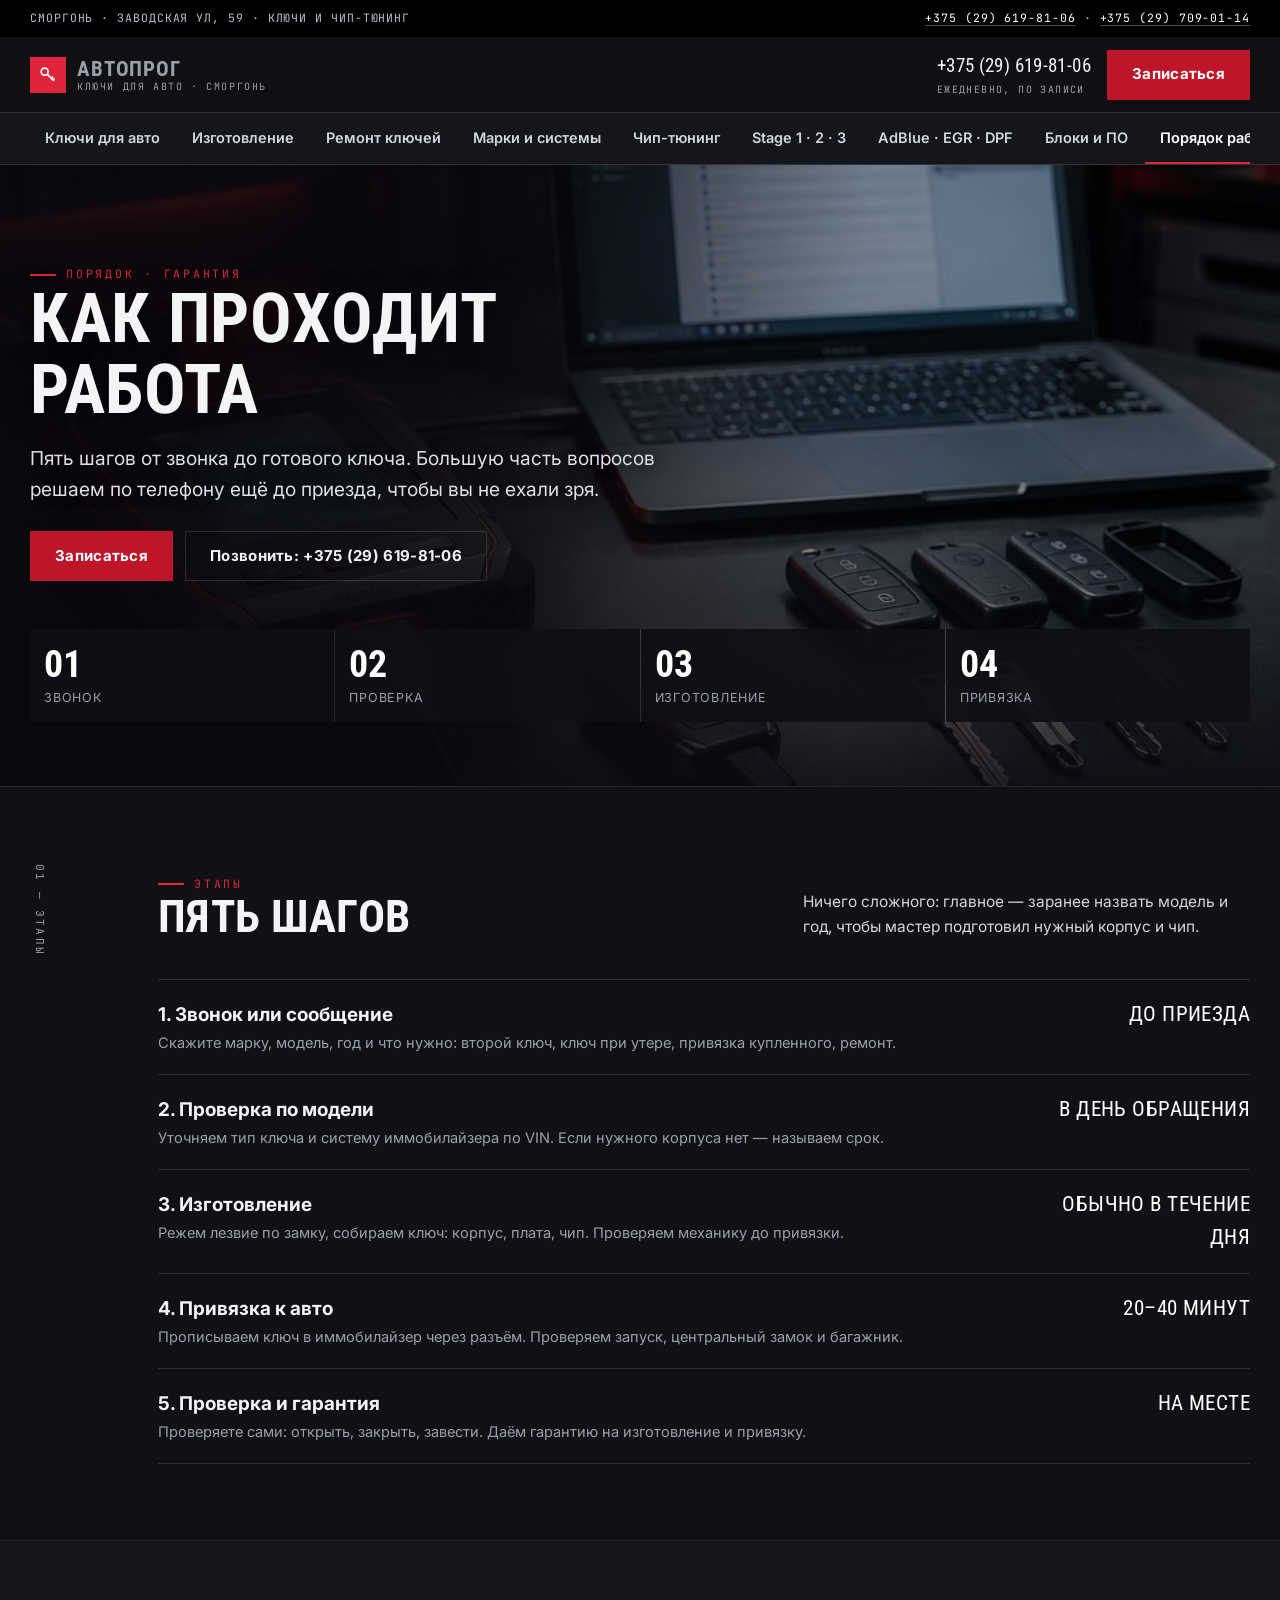
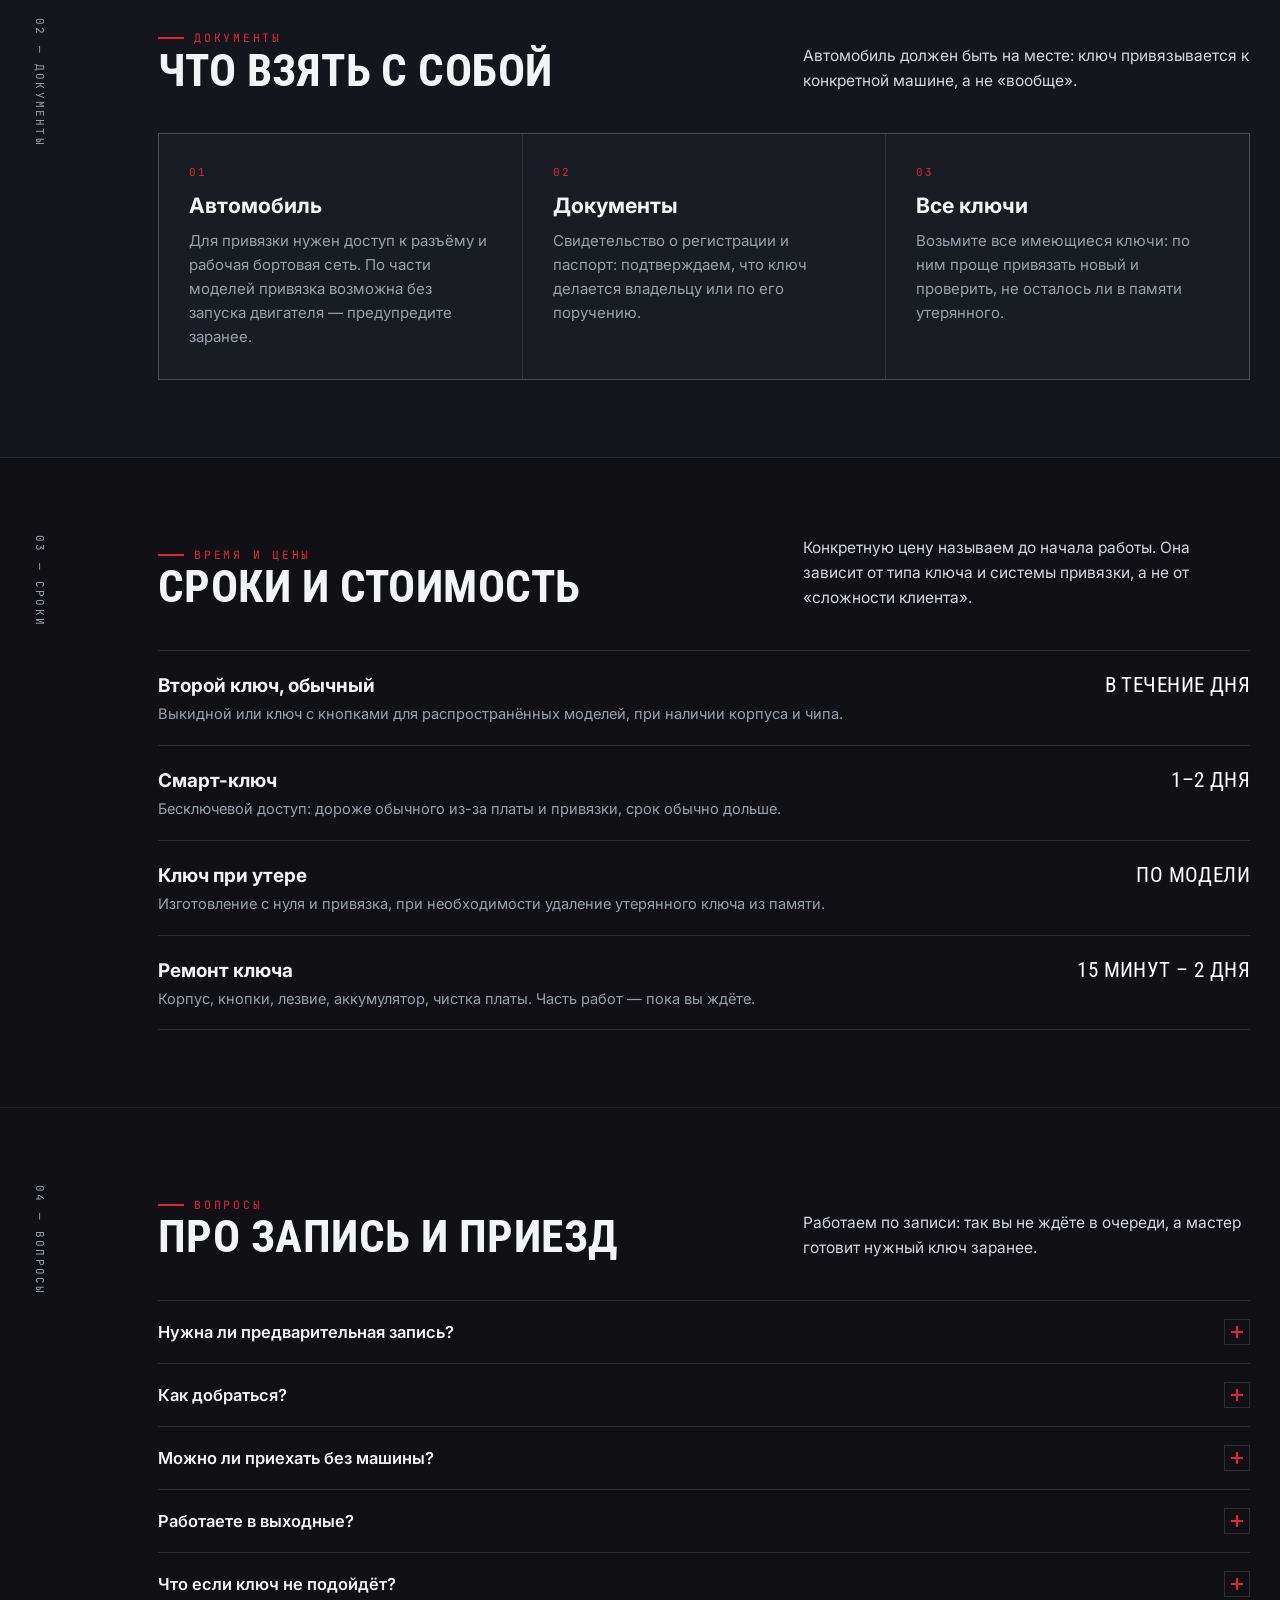
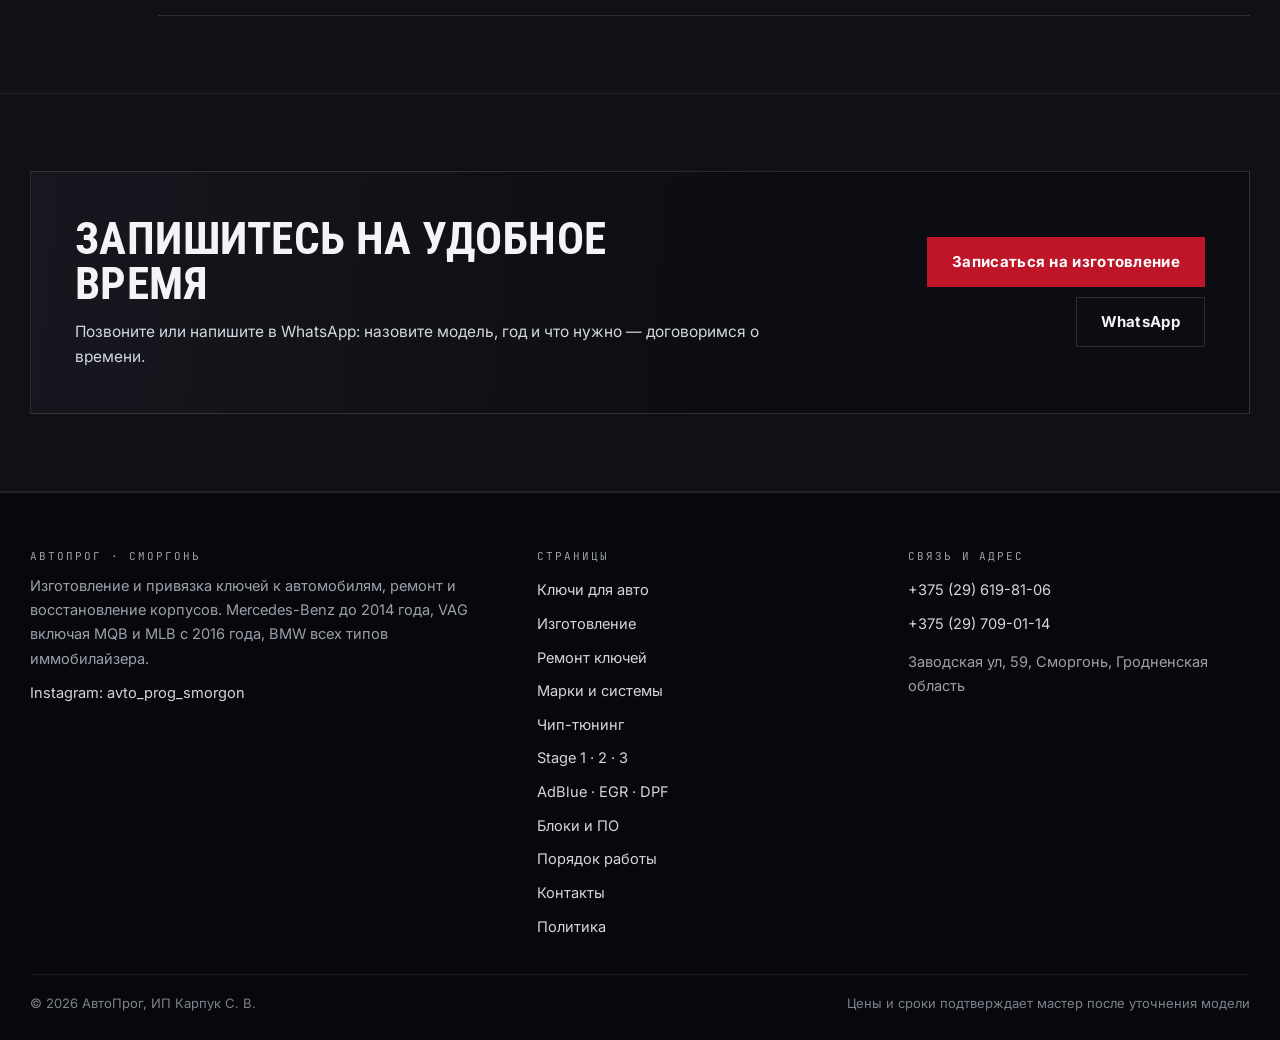
<file: poryadok.html>
<!doctype html>
<html lang="ru"><head>
<meta charset="utf-8">
<meta name="viewport" content="width=device-width,initial-scale=1">
<title>Порядок работы: как заказать ключ в Сморгони — АвтоПрог</title>
<meta name="description" content="Как проходит изготовление ключа: звонок, проверка по VIN, изготовление, привязка к автомобилю, проверка и гарантия. Адрес: Сморгонь, Заводская 59.">
<meta name="theme-color" content="#101015">
<link rel="icon" href="assets/img/favicon.svg" type="image/svg+xml">
<link rel="preconnect" href="https://fonts.googleapis.com"><link rel="preconnect" href="https://fonts.gstatic.com" crossorigin>
<link href="https://fonts.googleapis.com/css2?family=Roboto+Condensed:wght@400;700&family=Inter:wght@400;500;600;700&family=JetBrains+Mono:wght@400;500&display=swap" rel="stylesheet">
<style>
:root{--bg:#101015;--bg2:#15161C;--panel:#1A1C23;--ink:#F3F4F6;--mut:#9AA0AB;--line:rgba(255,255,255,.13);--red:#E0243C;--red-d:#BF1529}
*{box-sizing:border-box}html{overflow-x:clip;font-size:18px}
body{margin:0;background:var(--bg);color:var(--ink);font-family:Inter,system-ui,sans-serif;line-height:1.6;overflow-x:clip}
img{display:block;max-width:100%}
a{color:inherit;text-decoration:none}
h1,h2{font-family:'Roboto Condensed',Impact,sans-serif;font-weight:700;text-transform:uppercase;line-height:1.02;margin:0}
.wrap{width:min(1220px,100% - 40px);margin:0 auto}
.hdr{position:sticky;top:0;z-index:70;background:rgba(16,16,21,.96);border-bottom:1px solid var(--line)}
.btn{display:inline-flex;align-items:center;min-height:50px;padding:0 24px;background:var(--red-d);color:#fff;font-weight:700;font-size:15px}
.strip{overflow-x:auto;border-bottom:1px solid var(--line);background:var(--bg2)}
.strip a{flex:none;padding:13px 15px;font-size:14.5px;font-weight:600;white-space:nowrap;color:#D3D6DC}
.drawer{position:fixed;inset:0;z-index:140;display:none;background:rgba(6,6,10,.72)}
.drawer[data-open="true"]{display:block}
.drawer__inner{position:fixed;inset:0;background:#101015;padding:18px;overflow-y:auto;display:flex;flex-direction:column}
.is-locked{overflow:hidden}
[hidden]{display:none!important}
</style>
<link rel="stylesheet" href="assets/css/site.v1.css">
</head><body>
<div class="topbar"><div class="wrap topbar__in">
<span>Сморгонь · Заводская ул, 59 · ключи и чип-тюнинг</span>
<span><a href="tel:+375296198106">+375 (29) 619-81-06</a> · <a href="tel:+375297090114">+375 (29) 709-01-14</a></span>
</div></div>
<header class="hdr"><div class="wrap hdr__in">
<a class="logo" href="index.html"><i><svg viewBox="0 0 24 24" width="20" height="20" fill="none" stroke="#fff" stroke-width="2"><circle cx="8" cy="8" r="4.2"/><path d="M11 11l8 8M16 16l2-2M18 18l2-2"/></svg></i><span><b>АвтоПрог</b><span>ключи для авто · Сморгонь</span></span></a>
<span class="hdr__sp"></span>
<a class="hdr__tel" href="tel:+375296198106">+375 (29) 619-81-06<span>ежедневно, по записи</span></a>
<a class="btn" href="kontakty.html">Записаться</a>
<button class="burger" id="burger" aria-label="Меню" aria-expanded="false" aria-controls="drawer"><span></span><span></span><span></span></button>
</div></header>
<nav class="strip" aria-label="Страницы"><div class="wrap strip__in"><a href="index.html">Ключи для авто</a><a href="izgotovlenie.html">Изготовление</a><a href="remont.html">Ремонт ключей</a><a href="marki.html">Марки и системы</a><a href="chip-tyuning.html">Чип-тюнинг</a><a href="stage.html">Stage 1 · 2 · 3</a><a href="ekologiya.html">AdBlue · EGR · DPF</a><a href="bloki.html">Блоки и ПО</a><a href="poryadok.html" aria-current="page">Порядок работы</a><a href="kontakty.html">Контакты</a><a href="politika.html">Политика</a></div></nav>
<main>
<section class="hero"><div class="hero__bg"><img src="assets/img/bench.jpg" alt="Программатор и ключи на рабочем столе" fetchpriority="high"></div><div class="wrap hero__in"><span class="kick">Порядок · гарантия</span><h1>Как проходит работа</h1><p class="hero__lead">Пять шагов от звонка до готового ключа. Большую часть вопросов решаем по телефону ещё до приезда, чтобы вы не ехали зря.</p><div class="hero__cta"><a class="btn" href="kontakty.html">Записаться</a><a class="btn btn--ghost" href="tel:+375296198106">Позвонить: +375 (29) 619-81-06</a></div><div class="hero__figs"><div><b>01</b><span>звонок</span></div><div><b>02</b><span>проверка</span></div><div><b>03</b><span>изготовление</span></div><div><b>04</b><span>привязка</span></div></div></div></section><section class="band "><div class="wrap"><div class="sect sect--side"><div class="sect__side"><span class="mono">01 — этапы</span></div><div class="sect__main"><div class="sect__head"><div><span class="kick">Этапы</span><h2>Пять шагов</h2></div><p>Ничего сложного: главное — заранее назвать модель и год, чтобы мастер подготовил нужный корпус и чип.</p></div><div class="rows"><div class="row"><div><h3>1. Звонок или сообщение</h3><p>Скажите марку, модель, год и что нужно: второй ключ, ключ при утере, привязка купленного, ремонт.</p></div><span class="row__p">до приезда</span></div><div class="row"><div><h3>2. Проверка по модели</h3><p>Уточняем тип ключа и систему иммобилайзера по VIN. Если нужного корпуса нет — называем срок.</p></div><span class="row__p">в день обращения</span></div><div class="row"><div><h3>3. Изготовление</h3><p>Режем лезвие по замку, собираем ключ: корпус, плата, чип. Проверяем механику до привязки.</p></div><span class="row__p">обычно в течение дня</span></div><div class="row"><div><h3>4. Привязка к авто</h3><p>Прописываем ключ в иммобилайзер через разъём. Проверяем запуск, центральный замок и багажник.</p></div><span class="row__p">20–40 минут</span></div><div class="row"><div><h3>5. Проверка и гарантия</h3><p>Проверяете сами: открыть, закрыть, завести. Даём гарантию на изготовление и привязку.</p></div><span class="row__p">на месте</span></div></div></div></div></div></section><section class="band band--alt"><div class="wrap"><div class="sect sect--side"><div class="sect__side"><span class="mono">02 — документы</span></div><div class="sect__main"><div class="sect__head"><div><span class="kick">Документы</span><h2>Что взять с собой</h2></div><p>Автомобиль должен быть на месте: ключ привязывается к конкретной машине, а не «вообще».</p></div><div class="cards"><div class="card"><span class="card__n">01</span><h3>Автомобиль</h3><p>Для привязки нужен доступ к разъёму и рабочая бортовая сеть. По части моделей привязка возможна без запуска двигателя — предупредите заранее.</p></div><div class="card"><span class="card__n">02</span><h3>Документы</h3><p>Свидетельство о регистрации и паспорт: подтверждаем, что ключ делается владельцу или по его поручению.</p></div><div class="card"><span class="card__n">03</span><h3>Все ключи</h3><p>Возьмите все имеющиеся ключи: по ним проще привязать новый и проверить, не осталось ли в памяти утерянного.</p></div></div></div></div></div></section><section class="band "><div class="wrap"><div class="sect sect--side"><div class="sect__side"><span class="mono">03 — сроки</span></div><div class="sect__main"><div class="sect__head"><div><span class="kick">Время и цены</span><h2>Сроки и стоимость</h2></div><p>Конкретную цену называем до начала работы. Она зависит от типа ключа и системы привязки, а не от «сложности клиента».</p></div><div class="rows"><div class="row"><div><h3>Второй ключ, обычный</h3><p>Выкидной или ключ с кнопками для распространённых моделей, при наличии корпуса и чипа.</p></div><span class="row__p">в течение дня</span></div><div class="row"><div><h3>Смарт-ключ</h3><p>Бесключевой доступ: дороже обычного из-за платы и привязки, срок обычно дольше.</p></div><span class="row__p">1–2 дня</span></div><div class="row"><div><h3>Ключ при утере</h3><p>Изготовление с нуля и привязка, при необходимости удаление утерянного ключа из памяти.</p></div><span class="row__p">по модели</span></div><div class="row"><div><h3>Ремонт ключа</h3><p>Корпус, кнопки, лезвие, аккумулятор, чистка платы. Часть работ — пока вы ждёте.</p></div><span class="row__p">15 минут – 2 дня</span></div></div></div></div></div></section><section class="band "><div class="wrap"><div class="sect sect--side"><div class="sect__side"><span class="mono">04 — вопросы</span></div><div class="sect__main"><div class="sect__head"><div><span class="kick">Вопросы</span><h2>Про запись и приезд</h2></div><p>Работаем по записи: так вы не ждёте в очереди, а мастер готовит нужный ключ заранее.</p></div><div class="faq"><div class="faq__i" data-open="false"><button class="faq__q" type="button" aria-expanded="false">Нужна ли предварительная запись?<i></i></button><div class="faq__a"><p>Да, лучше позвонить заранее: под вашу модель готовится корпус и чип, а на привязку выделяется время.</p></div></div><div class="faq__i" data-open="false"><button class="faq__q" type="button" aria-expanded="false">Как добраться?<i></i></button><div class="faq__a"><p>Сморгонь, Заводская улица, 59. Ориентир — промышленная часть города; скажем по телефону, как удобнее подъехать.</p></div></div><div class="faq__i" data-open="false"><button class="faq__q" type="button" aria-expanded="false">Можно ли приехать без машины?<i></i></button><div class="faq__a"><p>На ремонт ключа — да, если не требуется привязка. Для изготовления нового ключа с привязкой нужен автомобиль.</p></div></div><div class="faq__i" data-open="false"><button class="faq__q" type="button" aria-expanded="false">Работаете в выходные?<i></i></button><div class="faq__a"><p>Уточняйте по телефону: график зависит от загрузки, по записи подстроимся.</p></div></div><div class="faq__i" data-open="false"><button class="faq__q" type="button" aria-expanded="false">Что если ключ не подойдёт?<i></i></button><div class="faq__a"><p>Проверяем до оплаты: если ключ не работает, работу не отдаём и деньги не берём.</p></div></div></div></div></div></div></section><section class="band"><div class="wrap"><div class="cta"><div><h2>Запишитесь на удобное время</h2><p>Позвоните или напишите в WhatsApp: назовите модель, год и что нужно — договоримся о времени.</p></div><div class="cta__act"><a class="btn" href="kontakty.html">Записаться на изготовление</a><a class="btn btn--ghost" href="https://wa.me/375296198106">WhatsApp</a></div></div></div></section></main>
<footer class="foot"><div class="wrap">
<div class="foot__grid">
<div><h4>АвтоПрог · Сморгонь</h4><p>Изготовление и привязка ключей к автомобилям, ремонт и восстановление корпусов. Mercedes-Benz до 2014 года, VAG включая MQB и MLB с 2016 года, BMW всех типов иммобилайзера.</p>
<p style="margin-top:10px"><a href="https://www.instagram.com/avto_prog_smorgon/" target="_blank" rel="noopener" style="padding:0">Instagram: avto_prog_smorgon</a></p></div>
<div><h4>Страницы</h4><a href="index.html">Ключи для авто</a><a href="izgotovlenie.html">Изготовление</a><a href="remont.html">Ремонт ключей</a><a href="marki.html">Марки и системы</a><a href="chip-tyuning.html">Чип-тюнинг</a><a href="stage.html">Stage 1 · 2 · 3</a><a href="ekologiya.html">AdBlue · EGR · DPF</a><a href="bloki.html">Блоки и ПО</a><a href="poryadok.html">Порядок работы</a><a href="kontakty.html">Контакты</a><a href="politika.html">Политика</a></div>
<div><h4>Связь и адрес</h4>
<a href="tel:+375296198106">+375 (29) 619-81-06</a><a href="tel:+375297090114">+375 (29) 709-01-14</a>
<p style="margin-top:8px">Заводская ул, 59, Сморгонь, Гродненская область</p></div>
</div>
<div class="foot__bot"><span>© 2026 АвтоПрог, ИП Карпук С. В.</span><span>Цены и сроки подтверждает мастер после уточнения модели</span></div>
</div></footer>
<div class="fbar">
<a href="tel:+375296198106"><svg viewBox="0 0 24 24"><path d="M5 4h4l2 5-2.5 1.5a12 12 0 0 0 5 5L15 13l5 2v4a2 2 0 0 1-2 2A16 16 0 0 1 3 6a2 2 0 0 1 2-2z"/></svg>Позвонить</a>
<a href="https://wa.me/375296198106"><svg viewBox="0 0 24 24"><path d="M12 3a9 9 0 0 0-7.8 13.5L3 21l4.6-1.2A9 9 0 1 0 12 3z"/></svg>WhatsApp</a>
<a href="viber://chat?number=%2B375296198106"><svg viewBox="0 0 24 24"><path d="M12 3c5 0 9 3.4 9 7.6 0 4.2-4 7.6-9 7.6-1 0-2-.1-2.9-.4L5 20l.8-3.2C4.1 15.3 3 13.1 3 10.6 3 6.4 7 3 12 3z"/></svg>Viber</a>
<a href="https://t.me/+375296198106" target="_blank" rel="noopener"><svg viewBox="0 0 24 24"><path d="M21 4L3 11l5 2 2 6 3-4 5 3z"/></svg>Telegram</a>
</div>
<div class="drawer" id="drawer" data-open="false" aria-hidden="true"><div class="drawer__inner">
<div class="drawer__top"><span class="mono">Меню</span><button class="drawer__close" id="drawerClose" aria-label="Закрыть меню"></button></div>
<a href="index.html">Ключи для авто</a><a href="izgotovlenie.html">Изготовление</a><a href="remont.html">Ремонт ключей</a><a href="marki.html">Марки и системы</a><a href="chip-tyuning.html">Чип-тюнинг</a><a href="stage.html">Stage 1 · 2 · 3</a><a href="ekologiya.html">AdBlue · EGR · DPF</a><a href="bloki.html">Блоки и ПО</a><a href="poryadok.html">Порядок работы</a><a href="kontakty.html">Контакты</a><a href="politika.html">Политика</a>
<a class="btn" href="https://wa.me/375296198106" target="_blank" rel="noopener" style="margin-top:18px">Написать в WhatsApp</a>
</div></div>
<script src="assets/js/main.v1.js" defer></script>
</body></html>
</file>
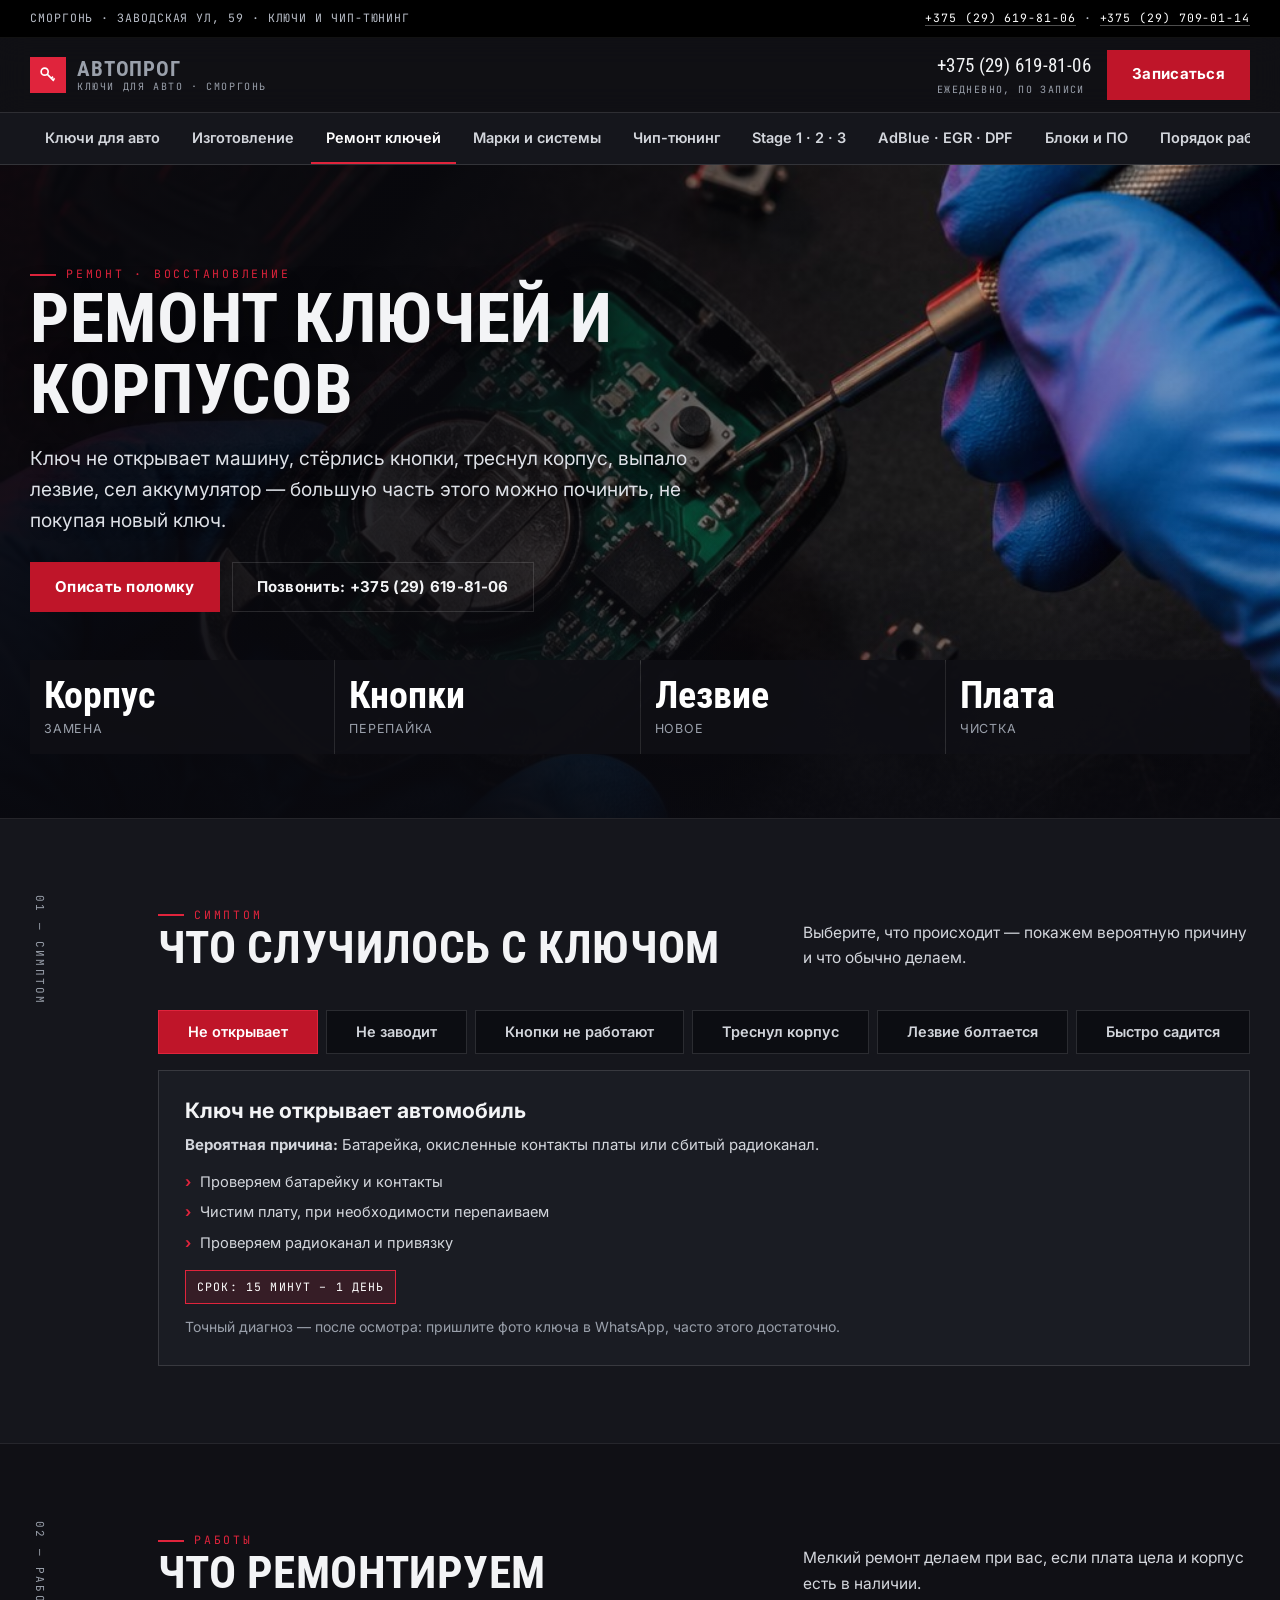
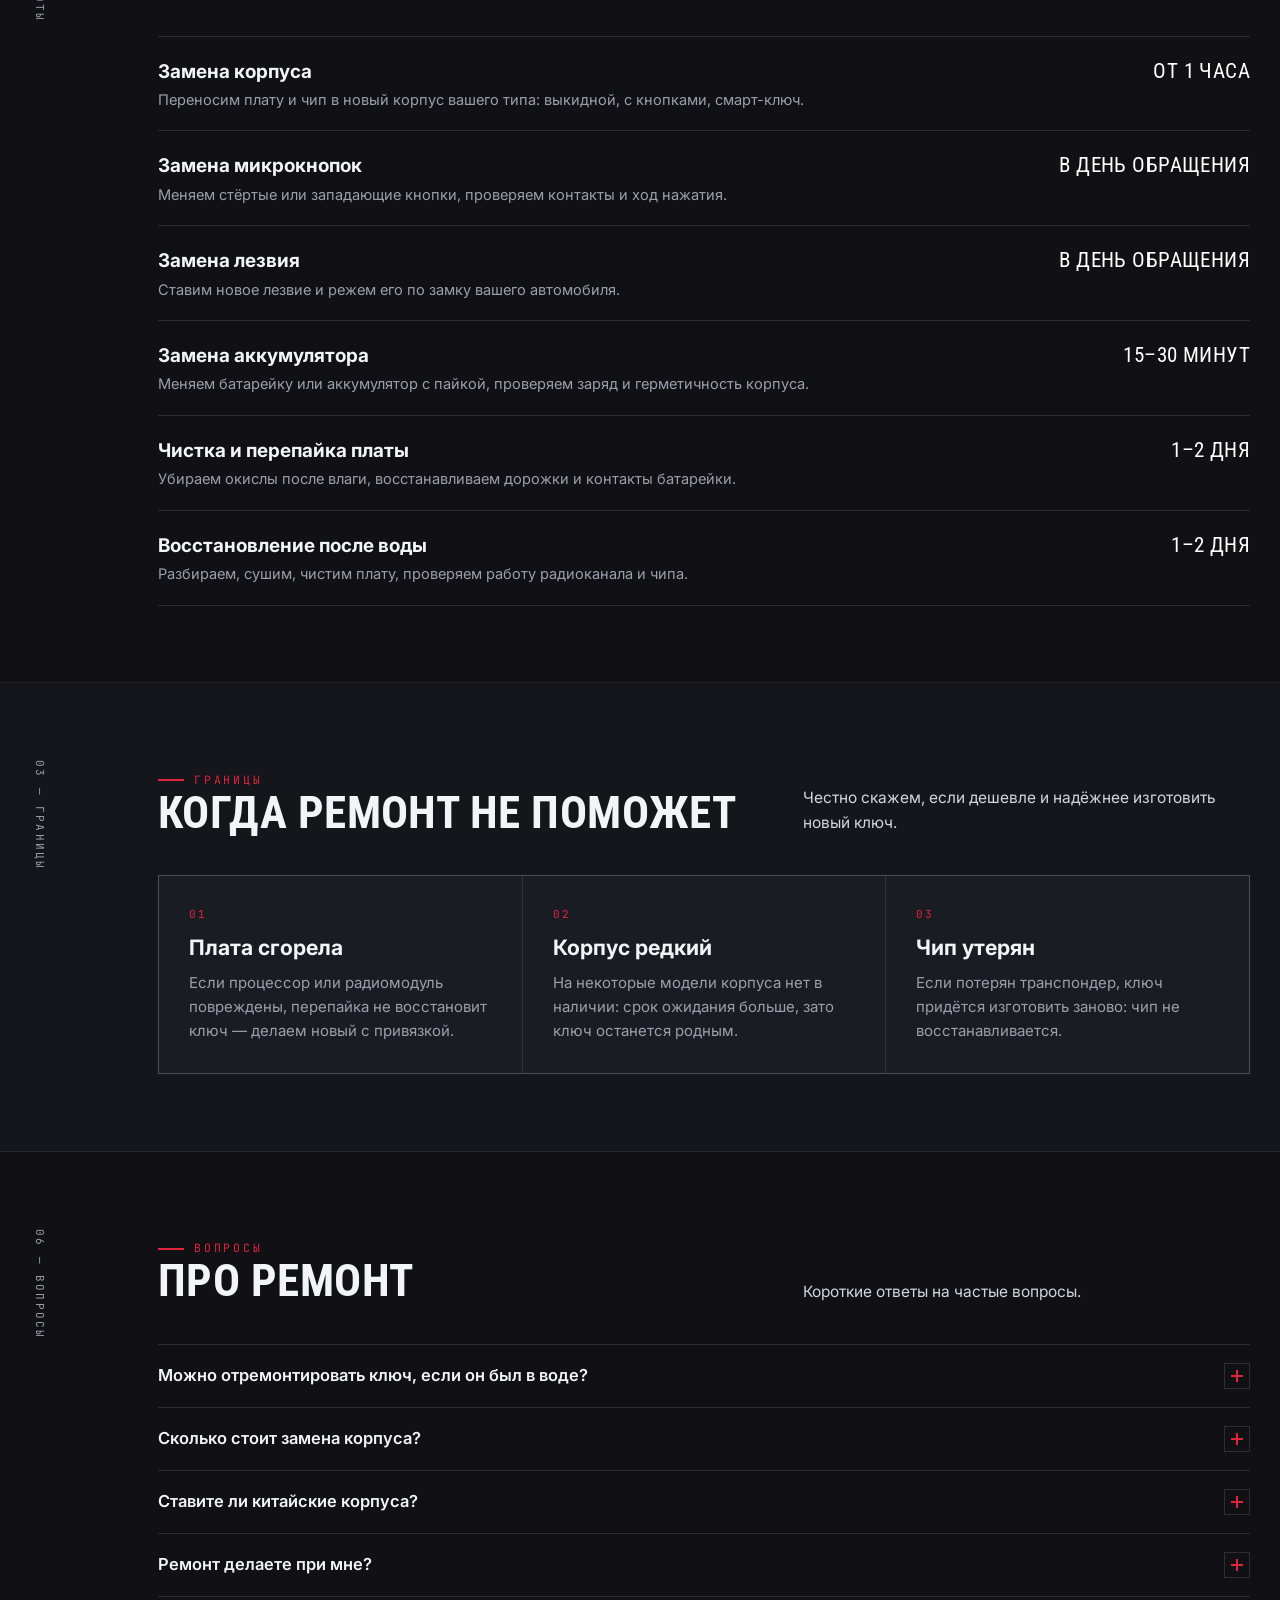
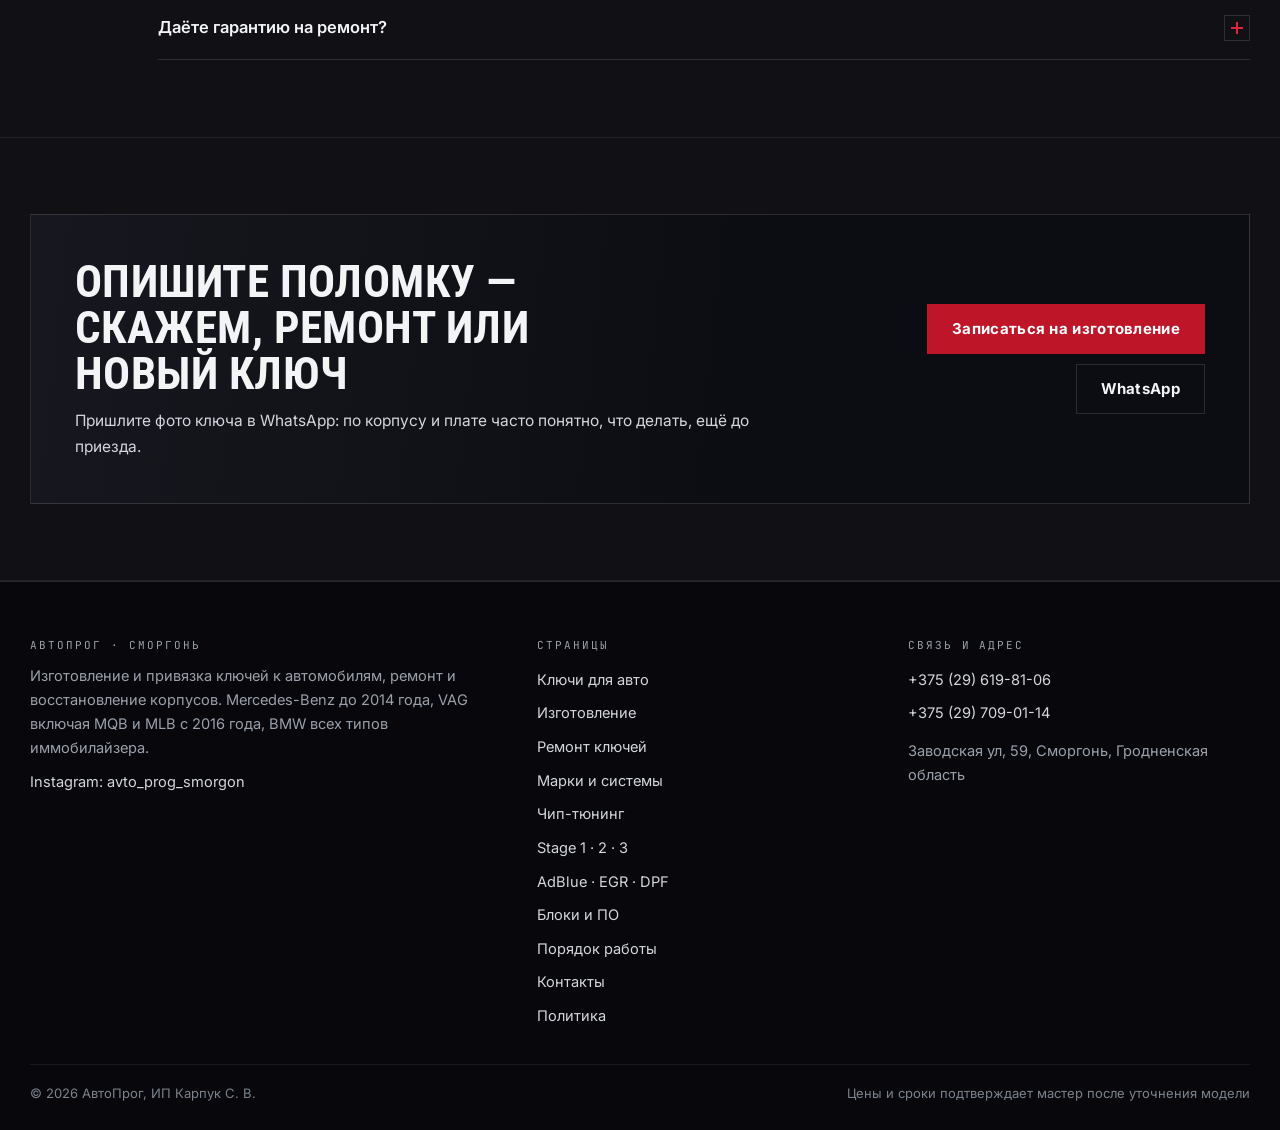
<file: remont.html>
<!doctype html>
<html lang="ru"><head>
<meta charset="utf-8">
<meta name="viewport" content="width=device-width,initial-scale=1">
<title>Ремонт автомобильных ключей: корпуса, кнопки, лезвия — Сморгонь</title>
<meta name="description" content="Ремонт ключей для авто в Сморгони: замена корпуса, микрокнопок, лезвия, аккумулятора, чистка и перепайка платы. Заводская 59, изготовление ключей АвтоПрог.">
<meta name="theme-color" content="#101015">
<link rel="icon" href="assets/img/favicon.svg" type="image/svg+xml">
<link rel="preconnect" href="https://fonts.googleapis.com"><link rel="preconnect" href="https://fonts.gstatic.com" crossorigin>
<link href="https://fonts.googleapis.com/css2?family=Roboto+Condensed:wght@400;700&family=Inter:wght@400;500;600;700&family=JetBrains+Mono:wght@400;500&display=swap" rel="stylesheet">
<style>
:root{--bg:#101015;--bg2:#15161C;--panel:#1A1C23;--ink:#F3F4F6;--mut:#9AA0AB;--line:rgba(255,255,255,.13);--red:#E0243C;--red-d:#BF1529}
*{box-sizing:border-box}html{overflow-x:clip;font-size:18px}
body{margin:0;background:var(--bg);color:var(--ink);font-family:Inter,system-ui,sans-serif;line-height:1.6;overflow-x:clip}
img{display:block;max-width:100%}
a{color:inherit;text-decoration:none}
h1,h2{font-family:'Roboto Condensed',Impact,sans-serif;font-weight:700;text-transform:uppercase;line-height:1.02;margin:0}
.wrap{width:min(1220px,100% - 40px);margin:0 auto}
.hdr{position:sticky;top:0;z-index:70;background:rgba(16,16,21,.96);border-bottom:1px solid var(--line)}
.btn{display:inline-flex;align-items:center;min-height:50px;padding:0 24px;background:var(--red-d);color:#fff;font-weight:700;font-size:15px}
.strip{overflow-x:auto;border-bottom:1px solid var(--line);background:var(--bg2)}
.strip a{flex:none;padding:13px 15px;font-size:14.5px;font-weight:600;white-space:nowrap;color:#D3D6DC}
.drawer{position:fixed;inset:0;z-index:140;display:none;background:rgba(6,6,10,.72)}
.drawer[data-open="true"]{display:block}
.drawer__inner{position:fixed;inset:0;background:#101015;padding:18px;overflow-y:auto;display:flex;flex-direction:column}
.is-locked{overflow:hidden}
[hidden]{display:none!important}
</style>
<link rel="stylesheet" href="assets/css/site.v1.css">
</head><body>
<div class="topbar"><div class="wrap topbar__in">
<span>Сморгонь · Заводская ул, 59 · ключи и чип-тюнинг</span>
<span><a href="tel:+375296198106">+375 (29) 619-81-06</a> · <a href="tel:+375297090114">+375 (29) 709-01-14</a></span>
</div></div>
<header class="hdr"><div class="wrap hdr__in">
<a class="logo" href="index.html"><i><svg viewBox="0 0 24 24" width="20" height="20" fill="none" stroke="#fff" stroke-width="2"><circle cx="8" cy="8" r="4.2"/><path d="M11 11l8 8M16 16l2-2M18 18l2-2"/></svg></i><span><b>АвтоПрог</b><span>ключи для авто · Сморгонь</span></span></a>
<span class="hdr__sp"></span>
<a class="hdr__tel" href="tel:+375296198106">+375 (29) 619-81-06<span>ежедневно, по записи</span></a>
<a class="btn" href="kontakty.html">Записаться</a>
<button class="burger" id="burger" aria-label="Меню" aria-expanded="false" aria-controls="drawer"><span></span><span></span><span></span></button>
</div></header>
<nav class="strip" aria-label="Страницы"><div class="wrap strip__in"><a href="index.html">Ключи для авто</a><a href="izgotovlenie.html">Изготовление</a><a href="remont.html" aria-current="page">Ремонт ключей</a><a href="marki.html">Марки и системы</a><a href="chip-tyuning.html">Чип-тюнинг</a><a href="stage.html">Stage 1 · 2 · 3</a><a href="ekologiya.html">AdBlue · EGR · DPF</a><a href="bloki.html">Блоки и ПО</a><a href="poryadok.html">Порядок работы</a><a href="kontakty.html">Контакты</a><a href="politika.html">Политика</a></div></nav>
<main>
<section class="hero"><div class="hero__bg"><img src="assets/img/repair.jpg" alt="Замена микрокнопки внутри корпуса автомобильного ключа" fetchpriority="high"></div><div class="wrap hero__in"><span class="kick">Ремонт · восстановление</span><h1>Ремонт ключей и корпусов</h1><p class="hero__lead">Ключ не открывает машину, стёрлись кнопки, треснул корпус, выпало лезвие, сел аккумулятор — большую часть этого можно починить, не покупая новый ключ.</p><div class="hero__cta"><a class="btn" href="kontakty.html">Описать поломку</a><a class="btn btn--ghost" href="tel:+375296198106">Позвонить: +375 (29) 619-81-06</a></div><div class="hero__figs"><div><b>Корпус</b><span>замена</span></div><div><b>Кнопки</b><span>перепайка</span></div><div><b>Лезвие</b><span>новое</span></div><div><b>Плата</b><span>чистка</span></div></div></div></section><section class="band band--alt"><div class="wrap"><div class="sect sect--side"><div class="sect__side"><span class="mono">01 — симптом</span></div><div class="sect__main"><div class="sect__head"><div><span class="kick">Симптом</span><h2>Что случилось с ключом</h2></div><p>Выберите, что происходит — покажем вероятную причину и что обычно делаем.</p></div><div class="seg" id="faultSeg"><button type="button" data-f="open" aria-pressed="true">Не открывает</button><button type="button" data-f="start" aria-pressed="false">Не заводит</button><button type="button" data-f="buttons" aria-pressed="false">Кнопки не работают</button><button type="button" data-f="case" aria-pressed="false">Треснул корпус</button><button type="button" data-f="blade" aria-pressed="false">Лезвие болтается</button><button type="button" data-f="battery" aria-pressed="false">Быстро садится</button></div><div class="plate" id="faultOut" style="margin-top:16px"></div></div></div></div></section><section class="band "><div class="wrap"><div class="sect sect--side"><div class="sect__side"><span class="mono">02 — работы</span></div><div class="sect__main"><div class="sect__head"><div><span class="kick">Работы</span><h2>Что ремонтируем</h2></div><p>Мелкий ремонт делаем при вас, если плата цела и корпус есть в наличии.</p></div><div class="rows"><div class="row"><div><h3>Замена корпуса</h3><p>Переносим плату и чип в новый корпус вашего типа: выкидной, с кнопками, смарт-ключ.</p></div><span class="row__p">от 1 часа</span></div><div class="row"><div><h3>Замена микрокнопок</h3><p>Меняем стёртые или западающие кнопки, проверяем контакты и ход нажатия.</p></div><span class="row__p">в день обращения</span></div><div class="row"><div><h3>Замена лезвия</h3><p>Ставим новое лезвие и режем его по замку вашего автомобиля.</p></div><span class="row__p">в день обращения</span></div><div class="row"><div><h3>Замена аккумулятора</h3><p>Меняем батарейку или аккумулятор с пайкой, проверяем заряд и герметичность корпуса.</p></div><span class="row__p">15–30 минут</span></div><div class="row"><div><h3>Чистка и перепайка платы</h3><p>Убираем окислы после влаги, восстанавливаем дорожки и контакты батарейки.</p></div><span class="row__p">1–2 дня</span></div><div class="row"><div><h3>Восстановление после воды</h3><p>Разбираем, сушим, чистим плату, проверяем работу радиоканала и чипа.</p></div><span class="row__p">1–2 дня</span></div></div></div></div></div></section><section class="band band--alt"><div class="wrap"><div class="sect sect--side"><div class="sect__side"><span class="mono">03 — границы</span></div><div class="sect__main"><div class="sect__head"><div><span class="kick">Границы</span><h2>Когда ремонт не поможет</h2></div><p>Честно скажем, если дешевле и надёжнее изготовить новый ключ.</p></div><div class="cards"><div class="card"><span class="card__n">01</span><h3>Плата сгорела</h3><p>Если процессор или радиомодуль повреждены, перепайка не восстановит ключ — делаем новый с привязкой.</p></div><div class="card"><span class="card__n">02</span><h3>Корпус редкий</h3><p>На некоторые модели корпуса нет в наличии: срок ожидания больше, зато ключ останется родным.</p></div><div class="card"><span class="card__n">03</span><h3>Чип утерян</h3><p>Если потерян транспондер, ключ придётся изготовить заново: чип не восстанавливается.</p></div></div></div></div></div></section><section class="band "><div class="wrap"><div class="sect sect--side"><div class="sect__side"><span class="mono">06 — вопросы</span></div><div class="sect__main"><div class="sect__head"><div><span class="kick">Вопросы</span><h2>Про ремонт</h2></div><p>Короткие ответы на частые вопросы.</p></div><div class="faq"><div class="faq__i" data-open="false"><button class="faq__q" type="button" aria-expanded="false">Можно отремонтировать ключ, если он был в воде?<i></i></button><div class="faq__a"><p>Часто да: разбираем, чистим плату от окислов, сушим и проверяем. Если дорожки разрушены — предложим новый ключ.</p></div></div><div class="faq__i" data-open="false"><button class="faq__q" type="button" aria-expanded="false">Сколько стоит замена корпуса?<i></i></button><div class="faq__a"><p>Зависит от типа корпуса и наличия под вашу модель. Скажите модель ключа или пришлите фото — назовём цену.</p></div></div><div class="faq__i" data-open="false"><button class="faq__q" type="button" aria-expanded="false">Ставите ли китайские корпуса?<i></i></button><div class="faq__a"><p>Ставим те, что нормально работают: дешёвые иногда не совпадают по посадке кнопок. Предложим варианты по цене.</p></div></div><div class="faq__i" data-open="false"><button class="faq__q" type="button" aria-expanded="false">Ремонт делаете при мне?<i></i></button><div class="faq__a"><p>Мелкие работы — да, ждёте на месте. Перепайка платы и восстановление после воды требуют времени.</p></div></div><div class="faq__i" data-open="false"><button class="faq__q" type="button" aria-expanded="false">Даёте гарантию на ремонт?<i></i></button><div class="faq__a"><p>На замену корпуса, кнопок и лезвия — да. На восстановление после влаги гарантия ограничена, предупредим заранее.</p></div></div></div></div></div></div></section><section class="band"><div class="wrap"><div class="cta"><div><h2>Опишите поломку — скажем, ремонт или новый ключ</h2><p>Пришлите фото ключа в WhatsApp: по корпусу и плате часто понятно, что делать, ещё до приезда.</p></div><div class="cta__act"><a class="btn" href="kontakty.html">Записаться на изготовление</a><a class="btn btn--ghost" href="https://wa.me/375296198106">WhatsApp</a></div></div></div></section></main>
<footer class="foot"><div class="wrap">
<div class="foot__grid">
<div><h4>АвтоПрог · Сморгонь</h4><p>Изготовление и привязка ключей к автомобилям, ремонт и восстановление корпусов. Mercedes-Benz до 2014 года, VAG включая MQB и MLB с 2016 года, BMW всех типов иммобилайзера.</p>
<p style="margin-top:10px"><a href="https://www.instagram.com/avto_prog_smorgon/" target="_blank" rel="noopener" style="padding:0">Instagram: avto_prog_smorgon</a></p></div>
<div><h4>Страницы</h4><a href="index.html">Ключи для авто</a><a href="izgotovlenie.html">Изготовление</a><a href="remont.html">Ремонт ключей</a><a href="marki.html">Марки и системы</a><a href="chip-tyuning.html">Чип-тюнинг</a><a href="stage.html">Stage 1 · 2 · 3</a><a href="ekologiya.html">AdBlue · EGR · DPF</a><a href="bloki.html">Блоки и ПО</a><a href="poryadok.html">Порядок работы</a><a href="kontakty.html">Контакты</a><a href="politika.html">Политика</a></div>
<div><h4>Связь и адрес</h4>
<a href="tel:+375296198106">+375 (29) 619-81-06</a><a href="tel:+375297090114">+375 (29) 709-01-14</a>
<p style="margin-top:8px">Заводская ул, 59, Сморгонь, Гродненская область</p></div>
</div>
<div class="foot__bot"><span>© 2026 АвтоПрог, ИП Карпук С. В.</span><span>Цены и сроки подтверждает мастер после уточнения модели</span></div>
</div></footer>
<div class="fbar">
<a href="tel:+375296198106"><svg viewBox="0 0 24 24"><path d="M5 4h4l2 5-2.5 1.5a12 12 0 0 0 5 5L15 13l5 2v4a2 2 0 0 1-2 2A16 16 0 0 1 3 6a2 2 0 0 1 2-2z"/></svg>Позвонить</a>
<a href="https://wa.me/375296198106"><svg viewBox="0 0 24 24"><path d="M12 3a9 9 0 0 0-7.8 13.5L3 21l4.6-1.2A9 9 0 1 0 12 3z"/></svg>WhatsApp</a>
<a href="viber://chat?number=%2B375296198106"><svg viewBox="0 0 24 24"><path d="M12 3c5 0 9 3.4 9 7.6 0 4.2-4 7.6-9 7.6-1 0-2-.1-2.9-.4L5 20l.8-3.2C4.1 15.3 3 13.1 3 10.6 3 6.4 7 3 12 3z"/></svg>Viber</a>
<a href="https://t.me/+375296198106" target="_blank" rel="noopener"><svg viewBox="0 0 24 24"><path d="M21 4L3 11l5 2 2 6 3-4 5 3z"/></svg>Telegram</a>
</div>
<div class="drawer" id="drawer" data-open="false" aria-hidden="true"><div class="drawer__inner">
<div class="drawer__top"><span class="mono">Меню</span><button class="drawer__close" id="drawerClose" aria-label="Закрыть меню"></button></div>
<a href="index.html">Ключи для авто</a><a href="izgotovlenie.html">Изготовление</a><a href="remont.html">Ремонт ключей</a><a href="marki.html">Марки и системы</a><a href="chip-tyuning.html">Чип-тюнинг</a><a href="stage.html">Stage 1 · 2 · 3</a><a href="ekologiya.html">AdBlue · EGR · DPF</a><a href="bloki.html">Блоки и ПО</a><a href="poryadok.html">Порядок работы</a><a href="kontakty.html">Контакты</a><a href="politika.html">Политика</a>
<a class="btn" href="https://wa.me/375296198106" target="_blank" rel="noopener" style="margin-top:18px">Написать в WhatsApp</a>
</div></div>
<script src="assets/js/main.v1.js" defer></script>
</body></html>
</file>
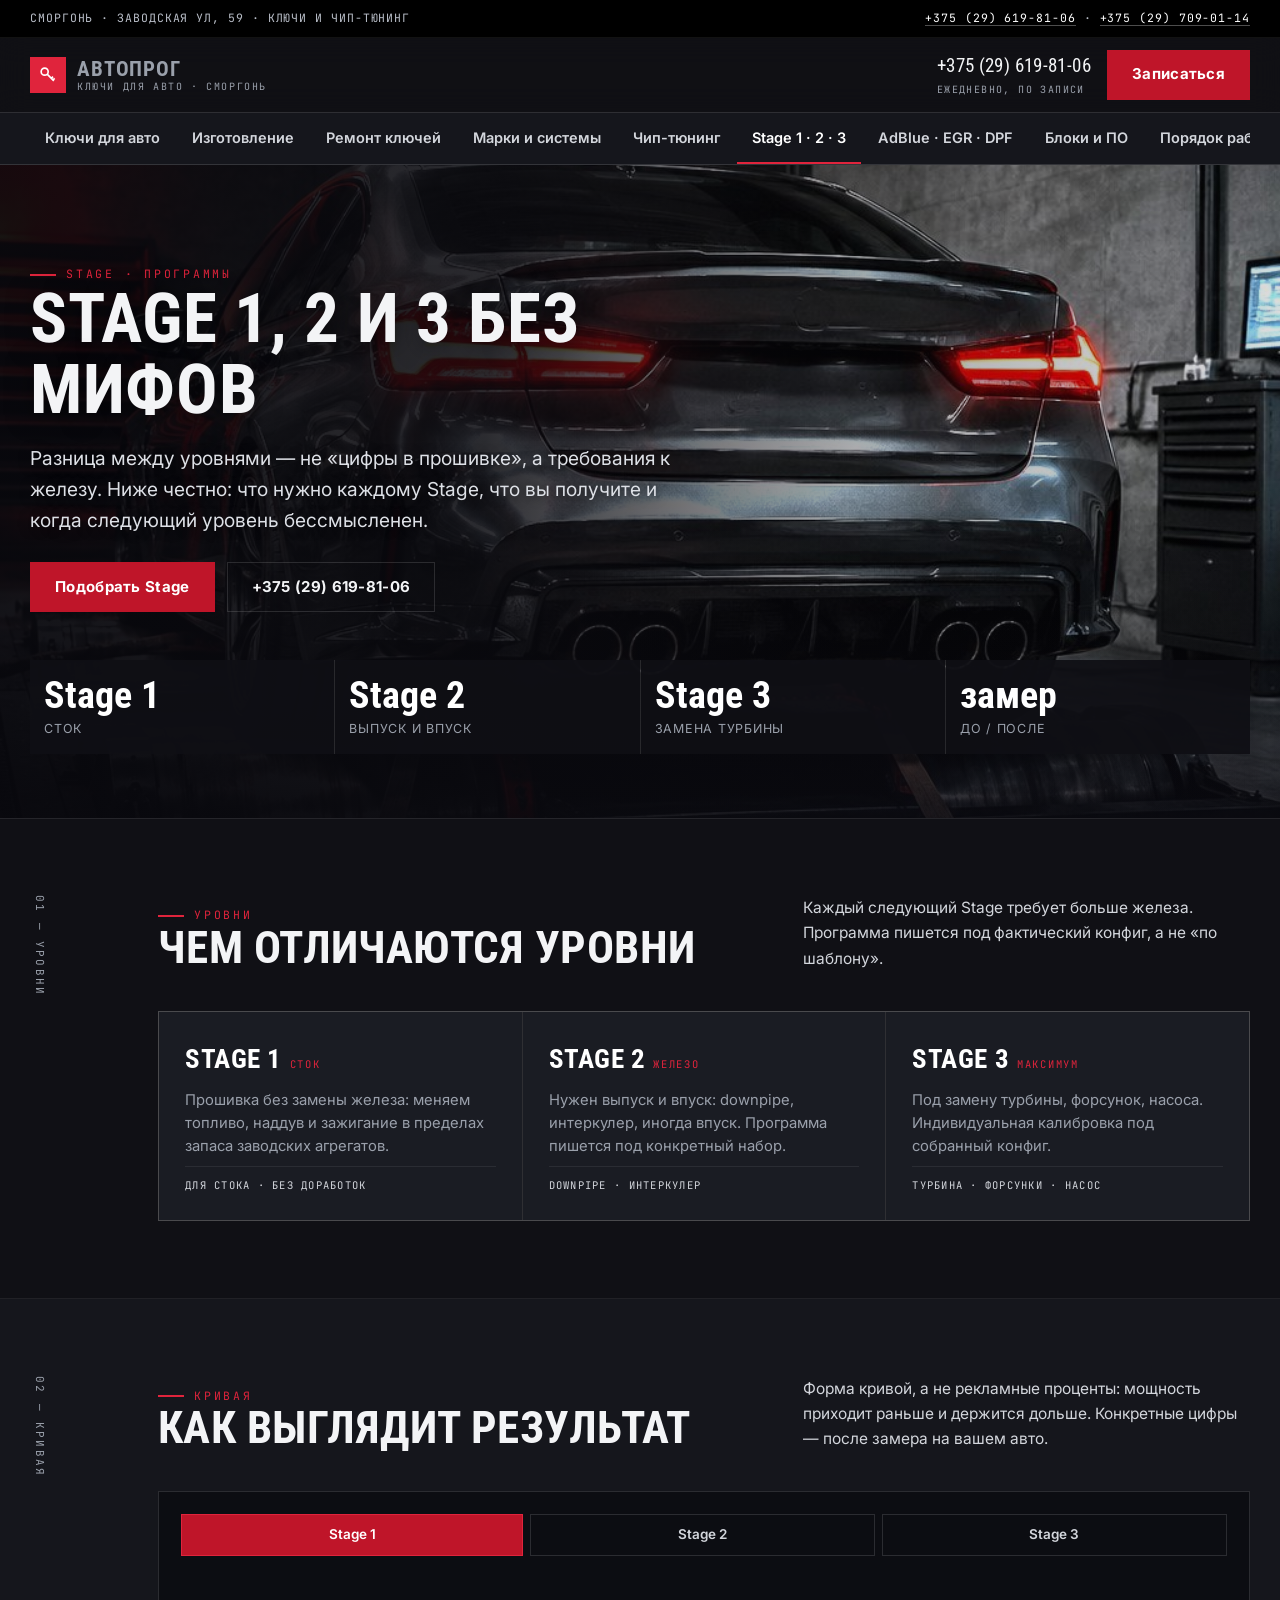
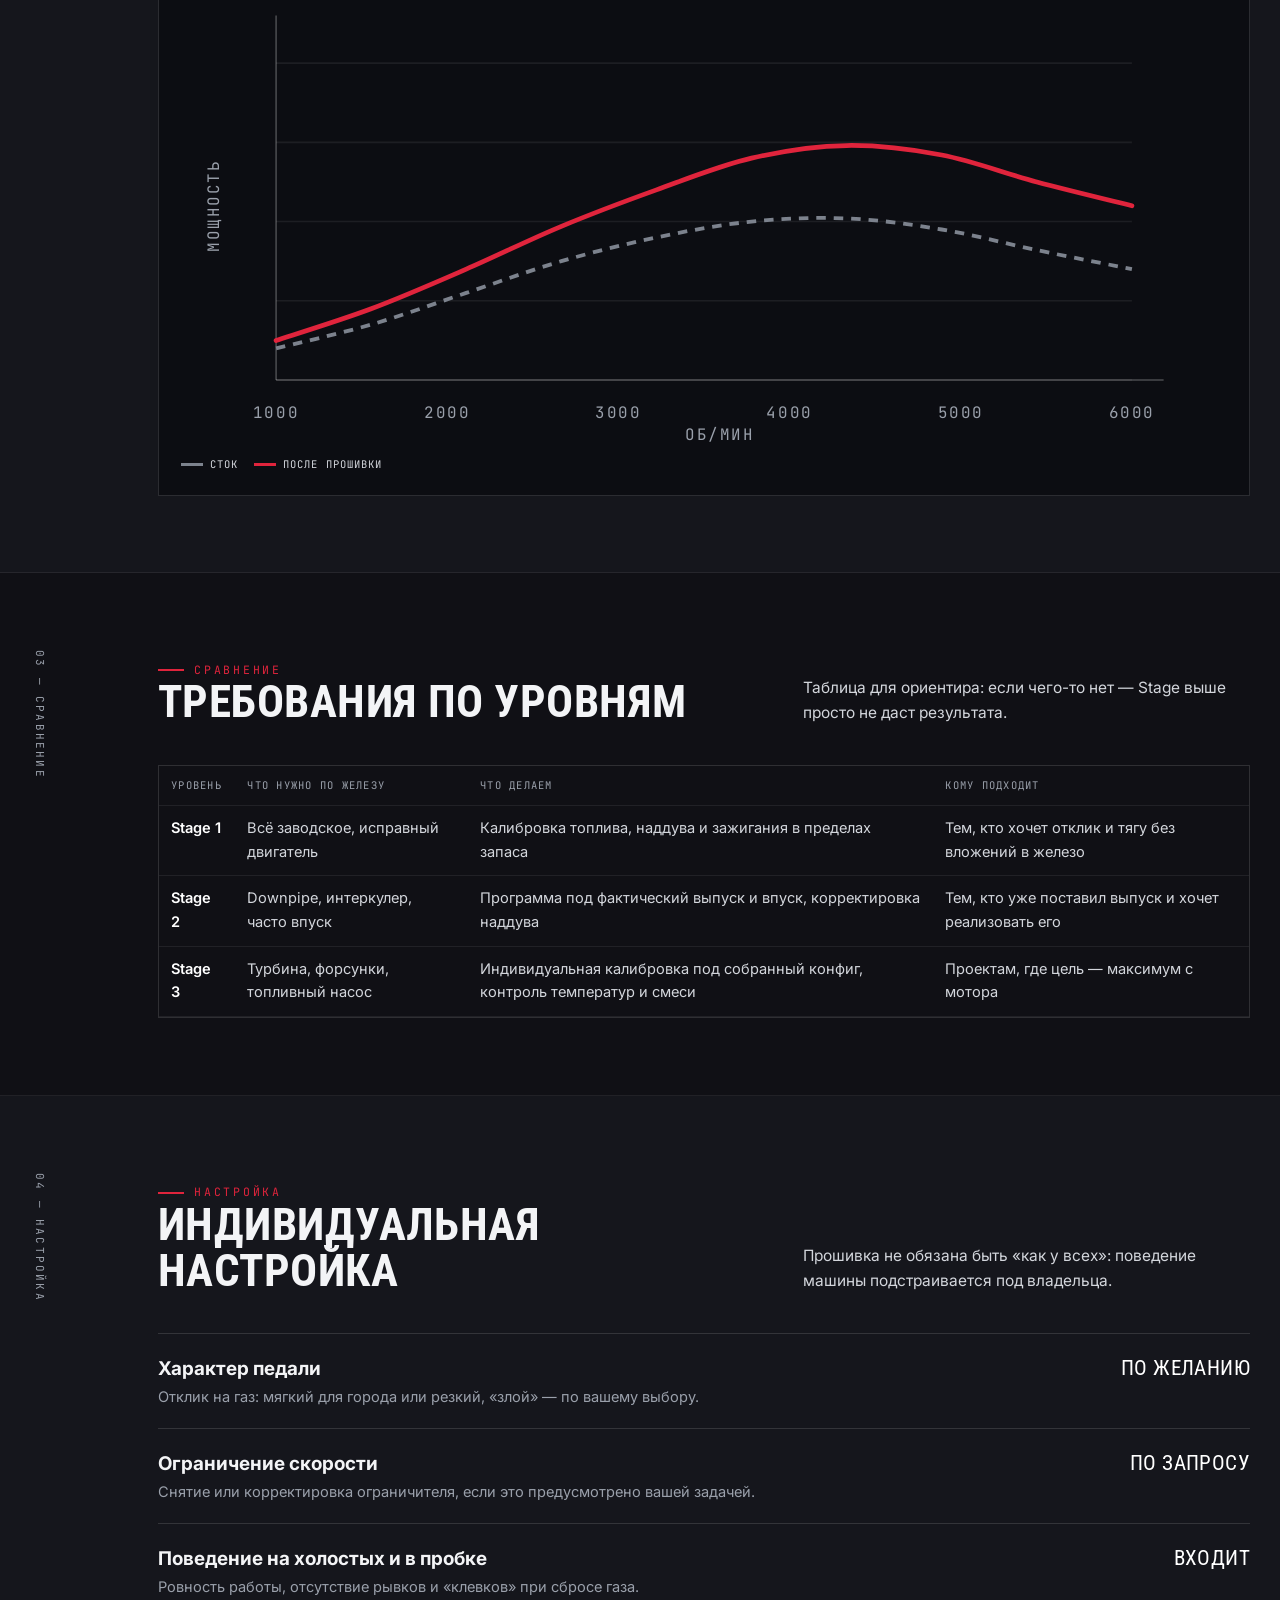
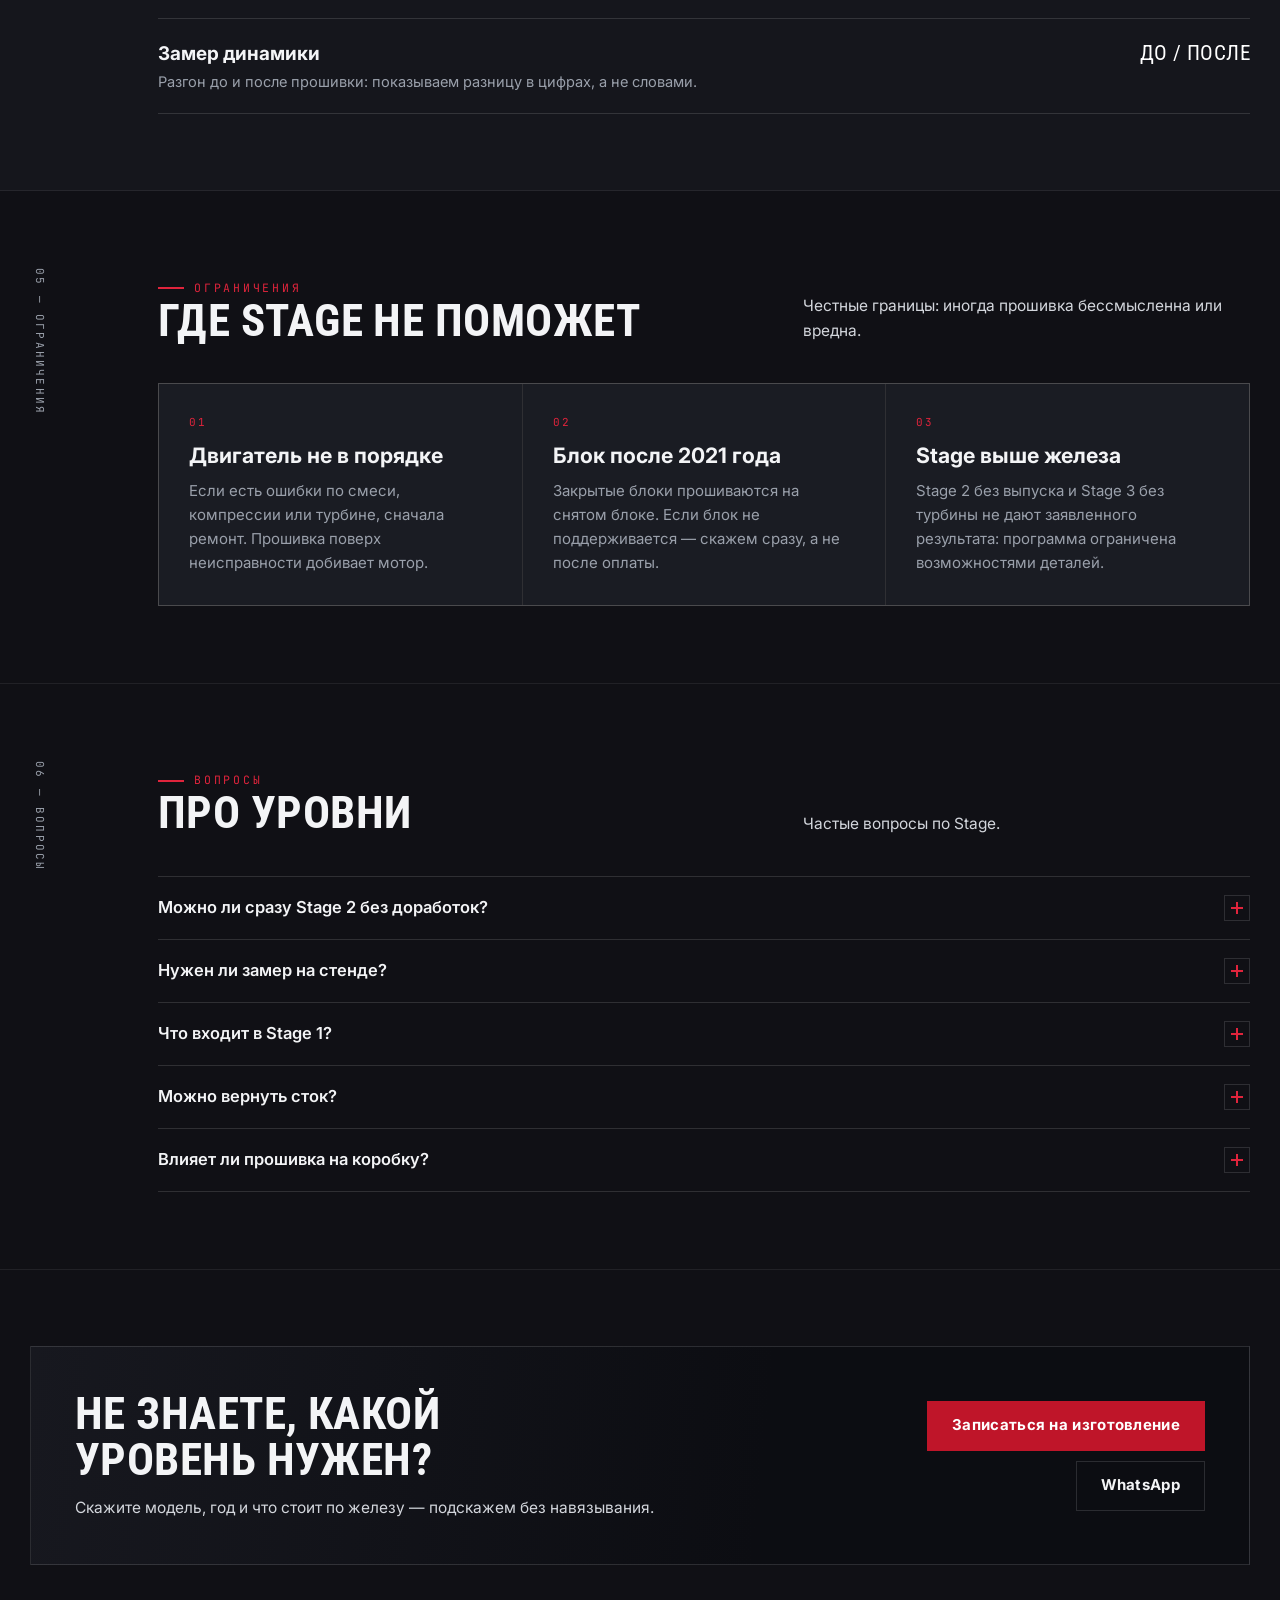
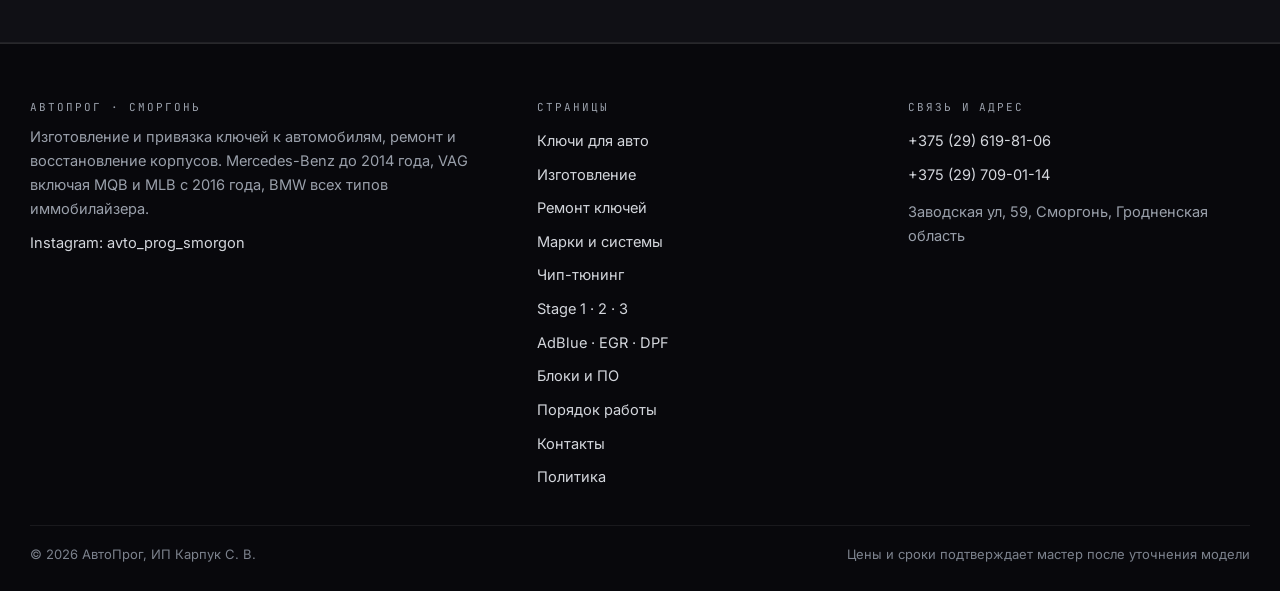
<file: stage.html>
<!doctype html>
<html lang="ru"><head>
<meta charset="utf-8">
<meta name="viewport" content="width=device-width,initial-scale=1">
<title>Stage 1, Stage 2, Stage 3 — что нужно по железу и что даёт</title>
<meta name="description" content="Разница между Stage 1, 2 и 3 при чип-тюнинге: требования к железу, что получает автомобиль, кому подходит. Индивидуальная настройка, замер динамики, прошивка блоков после 2021 года.">
<meta name="theme-color" content="#101015">
<link rel="icon" href="assets/img/favicon.svg" type="image/svg+xml">
<link rel="preconnect" href="https://fonts.googleapis.com"><link rel="preconnect" href="https://fonts.gstatic.com" crossorigin>
<link href="https://fonts.googleapis.com/css2?family=Roboto+Condensed:wght@400;700&family=Inter:wght@400;500;600;700&family=JetBrains+Mono:wght@400;500&display=swap" rel="stylesheet">
<style>
:root{--bg:#101015;--bg2:#15161C;--panel:#1A1C23;--ink:#F3F4F6;--mut:#9AA0AB;--line:rgba(255,255,255,.13);--red:#E0243C;--red-d:#BF1529}
*{box-sizing:border-box}html{overflow-x:clip;font-size:18px}
body{margin:0;background:var(--bg);color:var(--ink);font-family:Inter,system-ui,sans-serif;line-height:1.6;overflow-x:clip}
img{display:block;max-width:100%}
a{color:inherit;text-decoration:none}
h1,h2{font-family:'Roboto Condensed',Impact,sans-serif;font-weight:700;text-transform:uppercase;line-height:1.02;margin:0}
.wrap{width:min(1220px,100% - 40px);margin:0 auto}
.hdr{position:sticky;top:0;z-index:70;background:rgba(16,16,21,.96);border-bottom:1px solid var(--line)}
.btn{display:inline-flex;align-items:center;min-height:50px;padding:0 24px;background:var(--red-d);color:#fff;font-weight:700;font-size:15px}
.strip{overflow-x:auto;border-bottom:1px solid var(--line);background:var(--bg2)}
.strip a{flex:none;padding:13px 15px;font-size:14.5px;font-weight:600;white-space:nowrap;color:#D3D6DC}
.drawer{position:fixed;inset:0;z-index:140;display:none;background:rgba(6,6,10,.72)}
.drawer[data-open="true"]{display:block}
.drawer__inner{position:fixed;inset:0;background:#101015;padding:18px;overflow-y:auto;display:flex;flex-direction:column}
.is-locked{overflow:hidden}
[hidden]{display:none!important}
</style>
<link rel="stylesheet" href="assets/css/site.v1.css">
</head><body>
<div class="topbar"><div class="wrap topbar__in">
<span>Сморгонь · Заводская ул, 59 · ключи и чип-тюнинг</span>
<span><a href="tel:+375296198106">+375 (29) 619-81-06</a> · <a href="tel:+375297090114">+375 (29) 709-01-14</a></span>
</div></div>
<header class="hdr"><div class="wrap hdr__in">
<a class="logo" href="index.html"><i><svg viewBox="0 0 24 24" width="20" height="20" fill="none" stroke="#fff" stroke-width="2"><circle cx="8" cy="8" r="4.2"/><path d="M11 11l8 8M16 16l2-2M18 18l2-2"/></svg></i><span><b>АвтоПрог</b><span>ключи для авто · Сморгонь</span></span></a>
<span class="hdr__sp"></span>
<a class="hdr__tel" href="tel:+375296198106">+375 (29) 619-81-06<span>ежедневно, по записи</span></a>
<a class="btn" href="kontakty.html">Записаться</a>
<button class="burger" id="burger" aria-label="Меню" aria-expanded="false" aria-controls="drawer"><span></span><span></span><span></span></button>
</div></header>
<nav class="strip" aria-label="Страницы"><div class="wrap strip__in"><a href="index.html">Ключи для авто</a><a href="izgotovlenie.html">Изготовление</a><a href="remont.html">Ремонт ключей</a><a href="marki.html">Марки и системы</a><a href="chip-tyuning.html">Чип-тюнинг</a><a href="stage.html" aria-current="page">Stage 1 · 2 · 3</a><a href="ekologiya.html">AdBlue · EGR · DPF</a><a href="bloki.html">Блоки и ПО</a><a href="poryadok.html">Порядок работы</a><a href="kontakty.html">Контакты</a><a href="politika.html">Политика</a></div></nav>
<main>
<section class="hero"><div class="hero__bg"><img src="assets/img/dyno.jpg" alt="Автомобиль на динамометрическом стенде" fetchpriority="high"></div><div class="wrap hero__in"><span class="kick">Stage · программы</span><h1>Stage 1, 2 и 3 без мифов</h1><p class="hero__lead">Разница между уровнями — не «цифры в прошивке», а требования к железу. Ниже честно: что нужно каждому Stage, что вы получите и когда следующий уровень бессмысленен.</p><div class="hero__cta"><a class="btn" href="kontakty.html">Подобрать Stage</a><a class="btn btn--ghost" href="tel:+375296198106">+375 (29) 619-81-06</a></div><div class="hero__figs"><div><b>Stage 1</b><span>сток</span></div><div><b>Stage 2</b><span>выпуск и впуск</span></div><div><b>Stage 3</b><span>замена турбины</span></div><div><b>замер</b><span>до / после</span></div></div></div></section><section class="band "><div class="wrap"><div class="sect sect--side"><div class="sect__side"><span class="mono">01 — уровни</span></div><div class="sect__main"><div class="sect__head"><div><span class="kick">Уровни</span><h2>Чем отличаются уровни</h2></div><p>Каждый следующий Stage требует больше железа. Программа пишется под фактический конфиг, а не «по шаблону».</p></div><div class="stage3"><div class="stage3__i"><div class="stage3__t"><b>Stage 1</b><span>сток</span></div><p>Прошивка без замены железа: меняем топливо, наддув и зажигание в пределах запаса заводских агрегатов.</p><div class="stage3__l">для стока · без доработок</div></div><div class="stage3__i"><div class="stage3__t"><b>Stage 2</b><span>железо</span></div><p>Нужен выпуск и впуск: downpipe, интеркулер, иногда впуск. Программа пишется под конкретный набор.</p><div class="stage3__l">downpipe · интеркулер</div></div><div class="stage3__i"><div class="stage3__t"><b>Stage 3</b><span>максимум</span></div><p>Под замену турбины, форсунок, насоса. Индивидуальная калибровка под собранный конфиг.</p><div class="stage3__l">турбина · форсунки · насос</div></div></div></div></div></div></section><section class="band band--alt"><div class="wrap"><div class="sect sect--side"><div class="sect__side"><span class="mono">02 — кривая</span></div><div class="sect__main"><div class="sect__head"><div><span class="kick">Кривая</span><h2>Как выглядит результат</h2></div><p>Форма кривой, а не рекламные проценты: мощность приходит раньше и держится дольше. Конкретные цифры — после замера на вашем авто.</p></div><div class="dyno"><div class="dyno__seg" id="dynoSeg"><button type="button" data-s="s1" aria-pressed="true">Stage 1</button><button type="button" data-s="s2" aria-pressed="false">Stage 2</button><button type="button" data-s="s3" aria-pressed="false">Stage 3</button></div><svg viewBox="0 0 660 300" role="img" aria-label="Форма кривой мощности: сток и после прошивки"><g class="grid"><line x1="60" y1="60" x2="600" y2="60"/><line x1="60" y1="110" x2="600" y2="110"/><line x1="60" y1="160" x2="600" y2="160"/><line x1="60" y1="210" x2="600" y2="210"/><line x1="60" y1="260" x2="600" y2="260"/></g><line class="axis" x1="60" y1="30" x2="60" y2="260"/><line class="axis" x1="60" y1="260" x2="620" y2="260"/><path class="stock" d="M 60 240 C 70.0 237.5 100.0 230.8 120.0 225.0 C 140.0 219.2 160.0 211.7 180.0 205.0 C 200.0 198.3 220.0 190.8 240.0 185.0 C 260.0 179.2 280.0 174.2 300.0 170.0 C 320.0 165.8 340.0 162.0 360.0 160.0 C 380.0 158.0 400.0 157.2 420.0 158.0 C 440.0 158.8 460.0 161.7 480.0 165.0 C 500.0 168.3 520.0 173.8 540.0 178.0 C 560.0 182.2 590.0 188.0 600.0 190.0"/><path class="tuned" id="dynoTuned" d="M 60 235 C 70.0 231.7 100.0 222.5 120.0 215.0 C 140.0 207.5 160.0 198.7 180.0 190.0 C 200.0 181.3 220.0 171.3 240.0 163.0 C 260.0 154.7 280.0 147.2 300.0 140.0 C 320.0 132.8 340.0 124.7 360.0 120.0 C 380.0 115.3 400.0 112.3 420.0 112.0 C 440.0 111.7 460.0 114.2 480.0 118.0 C 500.0 121.8 520.0 129.7 540.0 135.0 C 560.0 140.3 590.0 147.5 600.0 150.0"/><text class="lbl" x="60" y="284" text-anchor="middle">1000</text><text class="lbl" x="168" y="284" text-anchor="middle">2000</text><text class="lbl" x="276" y="284" text-anchor="middle">3000</text><text class="lbl" x="384" y="284" text-anchor="middle">4000</text><text class="lbl" x="492" y="284" text-anchor="middle">5000</text><text class="lbl" x="600" y="284" text-anchor="middle">6000</text><text class="lbl" x="24" y="150" transform="rotate(-90 24 150)" text-anchor="middle">мощность</text><text class="lbl" x="340" y="298" text-anchor="middle">об/мин</text></svg><div class="leg"><span><i style="background:#7C828D"></i>сток</span><span><i style="background:#E0243C"></i>после прошивки</span></div></div></div></div></div></section><section class="band "><div class="wrap"><div class="sect sect--side"><div class="sect__side"><span class="mono">03 — сравнение</span></div><div class="sect__main"><div class="sect__head"><div><span class="kick">Сравнение</span><h2>Требования по уровням</h2></div><p>Таблица для ориентира: если чего-то нет — Stage выше просто не даст результата.</p></div><div class="spec__wrap"><table class="spec"><thead><tr><th>Уровень</th><th>Что нужно по железу</th><th>Что делаем</th><th>Кому подходит</th></tr></thead><tbody><tr><td>Stage 1</td><td>Всё заводское, исправный двигатель</td><td>Калибровка топлива, наддува и зажигания в пределах запаса</td><td>Тем, кто хочет отклик и тягу без вложений в железо</td></tr><tr><td>Stage 2</td><td>Downpipe, интеркулер, часто впуск</td><td>Программа под фактический выпуск и впуск, корректировка наддува</td><td>Тем, кто уже поставил выпуск и хочет реализовать его</td></tr><tr><td>Stage 3</td><td>Турбина, форсунки, топливный насос</td><td>Индивидуальная калибровка под собранный конфиг, контроль температур и смеси</td><td>Проектам, где цель — максимум с мотора</td></tr></tbody></table></div></div></div></div></section><section class="band band--alt"><div class="wrap"><div class="sect sect--side"><div class="sect__side"><span class="mono">04 — настройка</span></div><div class="sect__main"><div class="sect__head"><div><span class="kick">Настройка</span><h2>Индивидуальная настройка</h2></div><p>Прошивка не обязана быть «как у всех»: поведение машины подстраивается под владельца.</p></div><div class="rows"><div class="row"><div><h3>Характер педали</h3><p>Отклик на газ: мягкий для города или резкий, «злой» — по вашему выбору.</p></div><span class="row__p">по желанию</span></div><div class="row"><div><h3>Ограничение скорости</h3><p>Снятие или корректировка ограничителя, если это предусмотрено вашей задачей.</p></div><span class="row__p">по запросу</span></div><div class="row"><div><h3>Поведение на холостых и в пробке</h3><p>Ровность работы, отсутствие рывков и «клевков» при сбросе газа.</p></div><span class="row__p">входит</span></div><div class="row"><div><h3>Замер динамики</h3><p>Разгон до и после прошивки: показываем разницу в цифрах, а не словами.</p></div><span class="row__p">до / после</span></div></div></div></div></div></section><section class="band "><div class="wrap"><div class="sect sect--side"><div class="sect__side"><span class="mono">05 — ограничения</span></div><div class="sect__main"><div class="sect__head"><div><span class="kick">Ограничения</span><h2>Где Stage не поможет</h2></div><p>Честные границы: иногда прошивка бессмысленна или вредна.</p></div><div class="cards"><div class="card"><span class="card__n">01</span><h3>Двигатель не в порядке</h3><p>Если есть ошибки по смеси, компрессии или турбине, сначала ремонт. Прошивка поверх неисправности добивает мотор.</p></div><div class="card"><span class="card__n">02</span><h3>Блок после 2021 года</h3><p>Закрытые блоки прошиваются на снятом блоке. Если блок не поддерживается — скажем сразу, а не после оплаты.</p></div><div class="card"><span class="card__n">03</span><h3>Stage выше железа</h3><p>Stage 2 без выпуска и Stage 3 без турбины не дают заявленного результата: программа ограничена возможностями деталей.</p></div></div></div></div></div></section><section class="band "><div class="wrap"><div class="sect sect--side"><div class="sect__side"><span class="mono">06 — вопросы</span></div><div class="sect__main"><div class="sect__head"><div><span class="kick">Вопросы</span><h2>Про уровни</h2></div><p>Частые вопросы по Stage.</p></div><div class="faq"><div class="faq__i" data-open="false"><button class="faq__q" type="button" aria-expanded="false">Можно ли сразу Stage 2 без доработок?<i></i></button><div class="faq__a"><p>Технически программа запишется, но вы не получите того, что даёт Stage 2: выпуск остаётся узким местом. Лучше Stage 1 или сначала железо.</p></div></div><div class="faq__i" data-open="false"><button class="faq__q" type="button" aria-expanded="false">Нужен ли замер на стенде?<i></i></button><div class="faq__a"><p>Замеряем динамику разгона до и после. Стендовый замер даёт точные цифры мощности — по возможности показываем и его.</p></div></div><div class="faq__i" data-open="false"><button class="faq__q" type="button" aria-expanded="false">Что входит в Stage 1?<i></i></button><div class="faq__a"><p>Проверка состояния автомобиля, чтение и сохранение заводской прошивки, калибровка, запись, тестовая поездка и замер.</p></div></div><div class="faq__i" data-open="false"><button class="faq__q" type="button" aria-expanded="false">Можно вернуть сток?<i></i></button><div class="faq__a"><p>Да, заводская прошивка возвращается из базы AlienTech.</p></div></div><div class="faq__i" data-open="false"><button class="faq__q" type="button" aria-expanded="false">Влияет ли прошивка на коробку?<i></i></button><div class="faq__a"><p>На автоматах и роботах момент растёт, поэтому калибровка коробки часто нужна: обсуждаем при записи.</p></div></div></div></div></div></div></section><section class="band"><div class="wrap"><div class="cta"><div><h2>Не знаете, какой уровень нужен?</h2><p>Скажите модель, год и что стоит по железу — подскажем без навязывания.</p></div><div class="cta__act"><a class="btn" href="kontakty.html">Записаться на изготовление</a><a class="btn btn--ghost" href="https://wa.me/375296198106">WhatsApp</a></div></div></div></section></main>
<footer class="foot"><div class="wrap">
<div class="foot__grid">
<div><h4>АвтоПрог · Сморгонь</h4><p>Изготовление и привязка ключей к автомобилям, ремонт и восстановление корпусов. Mercedes-Benz до 2014 года, VAG включая MQB и MLB с 2016 года, BMW всех типов иммобилайзера.</p>
<p style="margin-top:10px"><a href="https://www.instagram.com/avto_prog_smorgon/" target="_blank" rel="noopener" style="padding:0">Instagram: avto_prog_smorgon</a></p></div>
<div><h4>Страницы</h4><a href="index.html">Ключи для авто</a><a href="izgotovlenie.html">Изготовление</a><a href="remont.html">Ремонт ключей</a><a href="marki.html">Марки и системы</a><a href="chip-tyuning.html">Чип-тюнинг</a><a href="stage.html">Stage 1 · 2 · 3</a><a href="ekologiya.html">AdBlue · EGR · DPF</a><a href="bloki.html">Блоки и ПО</a><a href="poryadok.html">Порядок работы</a><a href="kontakty.html">Контакты</a><a href="politika.html">Политика</a></div>
<div><h4>Связь и адрес</h4>
<a href="tel:+375296198106">+375 (29) 619-81-06</a><a href="tel:+375297090114">+375 (29) 709-01-14</a>
<p style="margin-top:8px">Заводская ул, 59, Сморгонь, Гродненская область</p></div>
</div>
<div class="foot__bot"><span>© 2026 АвтоПрог, ИП Карпук С. В.</span><span>Цены и сроки подтверждает мастер после уточнения модели</span></div>
</div></footer>
<div class="fbar">
<a href="tel:+375296198106"><svg viewBox="0 0 24 24"><path d="M5 4h4l2 5-2.5 1.5a12 12 0 0 0 5 5L15 13l5 2v4a2 2 0 0 1-2 2A16 16 0 0 1 3 6a2 2 0 0 1 2-2z"/></svg>Позвонить</a>
<a href="https://wa.me/375296198106"><svg viewBox="0 0 24 24"><path d="M12 3a9 9 0 0 0-7.8 13.5L3 21l4.6-1.2A9 9 0 1 0 12 3z"/></svg>WhatsApp</a>
<a href="viber://chat?number=%2B375296198106"><svg viewBox="0 0 24 24"><path d="M12 3c5 0 9 3.4 9 7.6 0 4.2-4 7.6-9 7.6-1 0-2-.1-2.9-.4L5 20l.8-3.2C4.1 15.3 3 13.1 3 10.6 3 6.4 7 3 12 3z"/></svg>Viber</a>
<a href="https://t.me/+375296198106" target="_blank" rel="noopener"><svg viewBox="0 0 24 24"><path d="M21 4L3 11l5 2 2 6 3-4 5 3z"/></svg>Telegram</a>
</div>
<div class="drawer" id="drawer" data-open="false" aria-hidden="true"><div class="drawer__inner">
<div class="drawer__top"><span class="mono">Меню</span><button class="drawer__close" id="drawerClose" aria-label="Закрыть меню"></button></div>
<a href="index.html">Ключи для авто</a><a href="izgotovlenie.html">Изготовление</a><a href="remont.html">Ремонт ключей</a><a href="marki.html">Марки и системы</a><a href="chip-tyuning.html">Чип-тюнинг</a><a href="stage.html">Stage 1 · 2 · 3</a><a href="ekologiya.html">AdBlue · EGR · DPF</a><a href="bloki.html">Блоки и ПО</a><a href="poryadok.html">Порядок работы</a><a href="kontakty.html">Контакты</a><a href="politika.html">Политика</a>
<a class="btn" href="https://wa.me/375296198106" target="_blank" rel="noopener" style="margin-top:18px">Написать в WhatsApp</a>
</div></div>
<script src="assets/js/main.v1.js" defer></script>
</body></html>
</file>
<file: assets/css/site.v1.css>
:root{
--bg:#101015;--bg2:#15161C;--panel:#1A1C23;--panel2:#22242D;
--ink:#F3F4F6;--ink2:#D3D6DC;--mut:#9AA0AB;--line:rgba(255,255,255,.13);--line2:rgba(255,255,255,.07);
--red:#E0243C;--red-d:#BF1529;--red-s:rgba(224,36,60,.14);--ok:#3FBF7F;
--f-d:'Roboto Condensed','Arial Narrow',Impact,sans-serif;
--f-t:'Inter','Segoe UI',system-ui,sans-serif;
--f-m:'JetBrains Mono',ui-monospace,monospace;
--sh:0 22px 60px rgba(0,0,0,.45)}
*{box-sizing:border-box}
html{-webkit-text-size-adjust:100%;font-size:18px;overflow-x:clip;scroll-behavior:smooth}
body{margin:0;background:var(--bg);color:var(--ink);font-family:var(--f-t);font-size:18px;line-height:1.62;overflow-x:clip;-webkit-font-smoothing:antialiased}
img{display:block;max-width:100%;height:auto}
a{color:inherit;text-decoration:none}
h1,h2,h3,h4{font-family:var(--f-d);font-weight:700;line-height:1.02;margin:0;letter-spacing:.01em;text-transform:uppercase}
h1{font-size:clamp(2.3rem,5.4vw,4.6rem)}
h2{font-size:clamp(1.7rem,3.5vw,2.9rem)}
h3{font-size:1.18rem;text-transform:none;letter-spacing:0;font-family:var(--f-t);font-weight:700;line-height:1.28}
p{margin:0}
ul{margin:0;padding:0;list-style:none}
.wrap{width:min(1220px,100% - 40px);margin:0 auto}
.mono{font-family:var(--f-m);font-size:11px;letter-spacing:.2em;text-transform:uppercase;color:var(--mut)}
.kick{display:inline-flex;align-items:center;gap:10px;font-family:var(--f-m);font-size:11.5px;letter-spacing:.24em;text-transform:uppercase;color:var(--red)}
.kick::before{content:"";width:26px;height:2px;background:currentColor}
.topbar{background:#000;border-bottom:1px solid var(--line2)}
.topbar__in{display:flex;justify-content:space-between;gap:14px;flex-wrap:wrap;padding:9px 0;font-family:var(--f-m);font-size:11.5px;letter-spacing:.08em;color:#B9BEC8;text-transform:uppercase}
.topbar a{color:#fff;border-bottom:1px solid rgba(255,255,255,.3)}
.hdr{position:sticky;top:0;z-index:70;background:rgba(16,16,21,.94);backdrop-filter:blur(14px);border-bottom:1px solid var(--line)}
.hdr__in{display:flex;align-items:center;gap:16px;padding:12px 0}
.logo{display:flex;align-items:center;gap:11px;line-height:1.1;flex:none}
.logo i{width:36px;height:36px;flex:none;background:var(--red);display:grid;place-items:center;font-family:var(--f-d);font-size:19px;color:#fff}
.logo b{font-family:var(--f-d);font-size:21px;text-transform:uppercase;letter-spacing:.04em;font-weight:700}
.logo span{display:block;font-family:var(--f-m);font-size:10px;letter-spacing:.16em;text-transform:uppercase;color:var(--mut)}
.hdr__sp{flex:1}
.hdr__tel{font-family:var(--f-d);font-size:19px;letter-spacing:.02em;white-space:nowrap}
.hdr__tel span{display:block;font-family:var(--f-m);font-size:10px;letter-spacing:.14em;color:var(--mut);text-transform:uppercase}
.btn{display:inline-flex;align-items:center;justify-content:center;gap:9px;min-height:50px;padding:0 24px;border:1px solid var(--red-d);background:var(--red-d);color:#fff;font-family:var(--f-t);font-weight:700;font-size:15px;letter-spacing:.02em;cursor:pointer;transition:.18s}
.btn:hover{background:var(--red);border-color:var(--red)}
.btn--ghost{background:transparent;border-color:var(--line);color:var(--ink)}
.btn--ghost:hover{background:rgba(255,255,255,.06);border-color:rgba(255,255,255,.4)}
.btn--red{background:transparent;border-color:var(--red);color:var(--ink)}
.burger{display:none;flex-direction:column;justify-content:center;gap:5px;width:48px;height:48px;background:none;border:1px solid var(--line);cursor:pointer;padding:0 12px;flex:none}
.burger span{height:2px;background:var(--ink);display:block;transition:.2s}
.strip{border-bottom:1px solid var(--line);background:var(--bg2)}
.strip__in{display:flex;gap:2px;overflow-x:auto;scrollbar-width:none;-webkit-overflow-scrolling:touch;position:relative}
.strip__in::-webkit-scrollbar{display:none}
.strip a{flex:none;padding:13px 15px;font-size:14.5px;font-weight:600;color:var(--ink2);border-bottom:2px solid transparent;white-space:nowrap}
.strip a:hover{color:#fff}
.strip a[aria-current]{color:#fff;border-color:var(--red)}


/* герой */
.hero{position:relative;background:#05050A;overflow:hidden;border-bottom:1px solid var(--line)}
.hero__bg{position:absolute;inset:0}
.hero__bg img{width:100%;height:100%;object-fit:cover;object-position:62% 50%}
.hero__bg::after{content:"";position:absolute;inset:0;background:
linear-gradient(94deg,rgba(8,8,13,.94) 0%,rgba(9,9,14,.86) 38%,rgba(10,10,16,.34) 66%,rgba(10,10,16,.12) 100%),
linear-gradient(0deg,rgba(10,10,16,.86) 0%,rgba(10,10,16,0) 46%)}
.hero__in{position:relative;padding:clamp(48px,7vw,96px) 0 clamp(40px,5vw,64px)}
.hero h1{max-width:19ch;text-shadow:0 2px 26px rgba(0,0,0,.55)}
.hero__lead{max-width:56ch;margin-top:18px;font-size:clamp(1rem,1.5vw,1.16rem);color:#DDE0E6;text-shadow:0 1px 12px rgba(0,0,0,.6)}
.hero__cta{display:flex;flex-wrap:wrap;gap:12px;margin-top:26px}
.hero__figs{display:grid;grid-template-columns:repeat(4,1fr);gap:1px;margin-top:clamp(30px,4vw,48px);background:var(--line)}
.hero__figs div{background:rgba(12,12,18,.92);padding:16px 14px}
.hero__figs b{display:block;font-family:var(--f-d);font-size:clamp(1.5rem,3vw,2.3rem);color:#fff;line-height:1}
.hero__figs span{display:block;margin-top:6px;font-size:12.5px;line-height:1.35;color:var(--mut);text-transform:uppercase;letter-spacing:.06em}
@media(max-width:760px){.hero__figs{grid-template-columns:repeat(2,1fr)}}

/* секции */
.band{padding:clamp(46px,6vw,86px) 0;border-bottom:1px solid var(--line2)}
.band--alt{background:var(--bg2)}
.band--panel{background:var(--panel)}
.sect__head{display:grid;gap:14px;margin-bottom:clamp(24px,3.4vw,40px)}
@media(min-width:900px){.sect__head{grid-template-columns:1.15fr .85fr;align-items:end;gap:40px}
.sect__head p{font-size:15.5px;color:var(--ink2)}}
.sect{display:grid;gap:24px;min-width:0}
.sect__main{min-width:0}
@media(min-width:980px){.sect{gap:32px;align-items:start}
.sect--side{grid-template-columns:96px minmax(0,1fr)}
.sect__side{position:sticky;top:110px}}
.cards{min-width:0}
.sect__side .mono{writing-mode:vertical-rl}
@media(max-width:979px){.sect__side{display:none}}

/* карточки услуг */
.cards{display:grid;gap:1px;background:var(--line);border:1px solid var(--line)}
@media(min-width:700px){.cards{grid-template-columns:repeat(auto-fit,minmax(260px,1fr))}}
@media(min-width:1080px){.cards--3{grid-template-columns:repeat(3,1fr)}}
.card{background:var(--panel);padding:clamp(20px,2.6vw,30px);display:flex;flex-direction:column;gap:10px;position:relative;transition:.2s}
.card:hover{background:var(--panel2)}
.card__n{font-family:var(--f-m);font-size:11px;letter-spacing:.18em;color:var(--red)}
.card p{font-size:15px;color:var(--mut);line-height:1.6}
.card__more{margin-top:auto;padding-top:8px;font-family:var(--f-m);font-size:11.5px;letter-spacing:.16em;text-transform:uppercase;color:#fff}
.card__more::after{content:" →";color:var(--red)}

/* строки-таблица */
.rows{border-top:1px solid var(--line)}
.row{display:grid;gap:6px;padding:18px 0;border-bottom:1px solid var(--line)}
@media(min-width:820px){.row{grid-template-columns:minmax(0,1fr) 220px;gap:24px;align-items:baseline}}
.row h3{font-size:1.05rem}
.row p{font-size:14.6px;color:var(--mut);margin-top:5px}
.row__p{font-family:var(--f-d);font-size:1.15rem;letter-spacing:.02em;color:#fff;text-transform:uppercase}
@media(min-width:820px){.row__p{text-align:right}}

/* чипы и плашки */
.chips{display:flex;flex-wrap:wrap;gap:8px;margin-top:16px}
.chip{font-family:var(--f-m);font-size:11.5px;letter-spacing:.1em;text-transform:uppercase;border:1px solid var(--line);padding:7px 11px;color:var(--ink2)}
.chip--on{border-color:var(--red);color:#fff;background:var(--red-s)}
.plate{background:var(--panel);border:1px solid var(--line);padding:clamp(18px,2.4vw,26px)}
.plate h3{margin-bottom:8px}
.plate p{font-size:15px;color:var(--ink2)}
.plate--warn{border-left:3px solid var(--red)}

/* FAQ */
.faq{border-top:1px solid var(--line)}
.faq__i{border-bottom:1px solid var(--line)}
.faq__q{width:100%;display:flex;justify-content:space-between;gap:18px;align-items:center;padding:18px 0;background:none;border:0;color:var(--ink);font:600 16.5px/1.4 var(--f-t);text-align:left;cursor:pointer}
.faq__q:hover{color:#fff}
.faq__q i{flex:none;width:26px;height:26px;border:1px solid var(--line);display:grid;place-items:center;position:relative;font-style:normal}
.faq__q i::before,.faq__q i::after{content:"";position:absolute;background:var(--red)}
.faq__q i::before{width:12px;height:2px}
.faq__q i::after{width:2px;height:12px;transition:.2s}
.faq__i[data-open="true"] .faq__q i::after{transform:scaleY(0)}
.faq__a{display:none;padding:0 0 20px;max-width:80ch;font-size:15.2px;color:var(--ink2)}
.faq__i[data-open="true"] .faq__a{display:block}

/* подборщик ключа */
.pick{display:grid;gap:20px}
@media(min-width:940px){.pick{grid-template-columns:minmax(0,.95fr) minmax(0,1.05fr);gap:28px;align-items:start}}
.pick__form{background:var(--panel);border:1px solid var(--line);padding:clamp(18px,2.4vw,26px)}
.pick__out{background:#0C0D12;border:1px solid var(--line);padding:clamp(18px,2.4vw,26px);min-height:260px}
.pick__out h3{font-family:var(--f-d);font-size:1.5rem;text-transform:uppercase;font-weight:700}
.pick__out p{font-size:15px;color:var(--ink2);margin-top:8px}
.pick__list{margin-top:14px;display:grid;gap:7px;font-size:14.6px;color:var(--ink2)}
.pick__list li{display:flex;gap:9px}
.pick__list li::before{content:"›";color:var(--red);font-weight:700}
.pick__meta{display:flex;flex-wrap:wrap;gap:8px;margin-top:14px}
.fld{display:grid;gap:6px;margin-bottom:13px}
.fld label{font-family:var(--f-m);font-size:10.5px;letter-spacing:.14em;text-transform:uppercase;color:var(--mut)}
.fld input,.fld select,.fld textarea{width:100%;min-width:0;min-height:48px;background:#0C0D12;border:1px solid var(--line);color:var(--ink);padding:11px 13px;font:inherit;font-size:15.5px}
.fld select{appearance:none;background-image:linear-gradient(45deg,transparent 50%,var(--mut) 50%),linear-gradient(135deg,var(--mut) 50%,transparent 50%);background-position:calc(100% - 18px) 21px,calc(100% - 13px) 21px;background-size:5px 5px;background-repeat:no-repeat}
.fld input:focus,.fld select:focus,.fld textarea:focus{outline:none;border-color:var(--red)}
.seg{display:flex;flex-wrap:wrap;gap:8px}
.seg button{flex:1 1 auto;min-height:44px;padding:0 14px;background:#0C0D12;border:1px solid var(--line);color:var(--ink2);font:600 14.5px/1 var(--f-t);cursor:pointer}
.seg button[aria-pressed="true"]{background:var(--red-d);border-color:var(--red);color:#fff}
.msg{font-size:14.4px;margin-top:12px;color:var(--ok)}
.msg--err{color:#FF8095}


/* CTA-полоса */
.cta{background:linear-gradient(96deg,#17181F 0%,#0C0D12 60%);border:1px solid var(--line);padding:clamp(24px,4vw,44px);display:grid;gap:20px}
@media(min-width:900px){.cta{grid-template-columns:1.3fr .7fr;align-items:center;gap:36px}}
.cta h2{max-width:24ch}
.cta p{margin-top:12px;color:var(--ink2);font-size:15.5px}
.cta__act{display:flex;flex-wrap:wrap;gap:10px}
@media(min-width:900px){.cta__act{justify-content:flex-end}}

/* галерея */
.gal{display:grid;gap:8px;grid-template-columns:repeat(2,1fr)}
@media(min-width:800px){.gal{grid-template-columns:repeat(4,1fr)}}
.gal figure{margin:0;position:relative;background:var(--panel);overflow:hidden}
.gal img{width:100%;aspect-ratio:4/3;object-fit:cover;transition:.35s}
.gal figure:hover img{transform:scale(1.03)}
.gal figcaption{padding:9px 11px;font-family:var(--f-m);font-size:10.5px;letter-spacing:.1em;text-transform:uppercase;color:var(--mut)}

/* форма */
.form{background:var(--panel);border:1px solid var(--line);padding:clamp(18px,2.6vw,28px)}
.form__row{display:grid;gap:0 14px}
@media(min-width:700px){.form__row{grid-template-columns:1fr 1fr}}
.formout{margin-top:12px;font-size:14.4px;color:var(--ok)}

/* подвал */
.foot{background:#08080C;border-top:1px solid var(--line);padding:clamp(34px,5vw,58px) 0 26px;margin-bottom:0}
.foot__grid{display:grid;gap:28px}
@media(min-width:860px){.foot__grid{grid-template-columns:1.4fr 1fr 1fr}}
.foot h4{font-family:var(--f-m);font-size:11px;letter-spacing:.18em;text-transform:uppercase;color:var(--mut);margin-bottom:12px;font-weight:400}
.foot a{display:block;padding:5px 0;font-size:14.6px;color:var(--ink2)}
.foot a:hover{color:#fff}
.foot p{font-size:14.6px;color:var(--mut);line-height:1.65}
.foot__bot{display:flex;justify-content:space-between;gap:14px;flex-wrap:wrap;margin-top:30px;padding-top:18px;border-top:1px solid var(--line2);font-size:13px;color:#7C828D}

/* мобильная полоса */
.fbar{display:none}
@media(max-width:940px){
.burger{display:flex}
.hdr__tel{display:none}
.hdr .btn{display:none}
.fbar{display:grid;grid-template-columns:repeat(4,1fr);position:fixed;left:0;right:0;bottom:0;z-index:80;background:#0B0B10;border-top:1px solid var(--line);padding-bottom:env(safe-area-inset-bottom)}
.fbar a{display:flex;flex-direction:column;align-items:center;justify-content:center;gap:4px;padding:9px 4px;font-size:11px;color:var(--ink2);min-height:58px}
.fbar svg{width:19px;height:19px;stroke:currentColor;fill:none;stroke-width:1.8}
.fbar a:first-child{color:#fff;background:var(--red-d)}
body{padding-bottom:62px}
}

/* панель меню */
.drawer{position:fixed;inset:0;z-index:140;display:none;background:rgba(6,6,10,.72)}
.drawer[data-open="true"]{display:block}
.drawer__inner{position:fixed;inset:0;background:var(--bg);padding:18px;overflow-y:auto;display:flex;flex-direction:column;gap:2px}
.drawer__top{display:flex;justify-content:space-between;align-items:center;padding-bottom:14px;border-bottom:1px solid var(--line);margin-bottom:8px}
.drawer a{display:flex;align-items:center;min-height:54px;border-bottom:1px solid var(--line2);font-family:var(--f-d);font-size:19px;text-transform:uppercase;letter-spacing:.03em}
.drawer__close{width:48px;height:48px;border:1px solid var(--line);background:none;position:relative;cursor:pointer}
.drawer__close::before,.drawer__close::after{content:"";position:absolute;left:13px;right:13px;top:50%;height:2px;background:var(--ink)}
.drawer__close::before{transform:rotate(45deg)}
.drawer__close::after{transform:rotate(-45deg)}
.is-locked{overflow:hidden}
[hidden]{display:none!important}
@media(prefers-reduced-motion:reduce){*{transition:none!important;animation:none!important}}


/* ==== чип-тюнинг ==== */
.stage3{display:grid;gap:1px;background:var(--line);border:1px solid var(--line)}
@media(min-width:820px){.stage3{grid-template-columns:repeat(3,1fr)}}
.stage3__i{background:var(--panel);padding:clamp(18px,2.4vw,26px);display:flex;flex-direction:column;gap:8px;position:relative}
.stage3__i[data-pick="true"]{background:#20222C;box-shadow:inset 0 0 0 1px var(--red)}
.stage3__t{display:flex;align-items:baseline;gap:8px}
.stage3__t b{font-family:var(--f-d);font-size:1.5rem;text-transform:uppercase;letter-spacing:.02em;color:#fff}
.stage3__t span{font-family:var(--f-m);font-size:10.5px;letter-spacing:.16em;text-transform:uppercase;color:var(--red)}
.stage3__i p{font-size:14.8px;color:var(--mut);line-height:1.55}
.stage3__l{margin-top:auto;padding-top:10px;border-top:1px solid var(--line2);font-family:var(--f-m);font-size:10.5px;letter-spacing:.12em;text-transform:uppercase;color:var(--ink2)}

/* график */
.dyno{background:#0C0D12;border:1px solid var(--line);padding:clamp(14px,2vw,22px)}
.dyno svg{display:block;width:100%;height:auto}
.dyno .grid line{stroke:rgba(255,255,255,.07);stroke-width:1}
.dyno .axis{stroke:rgba(255,255,255,.25);stroke-width:1}
.dyno .stock{fill:none;stroke:#7C828D;stroke-width:2.4;stroke-dasharray:6 5}
.dyno .tuned{fill:none;stroke:var(--red);stroke-width:3;stroke-linecap:round;transition:d .5s ease}
.dyno .lbl{font-family:var(--f-m);font-size:10px;letter-spacing:.1em;text-transform:uppercase;fill:#9AA0AB}
.dyno .leg{display:flex;gap:16px;flex-wrap:wrap;margin-top:12px;font-family:var(--f-m);font-size:10.5px;letter-spacing:.1em;text-transform:uppercase;color:var(--ink2)}
.dyno .leg i{display:inline-block;width:22px;height:3px;margin-right:7px;vertical-align:middle}
.dyno__seg{display:flex;gap:7px;flex-wrap:wrap;margin-bottom:12px}
.dyno__seg button{flex:1 1 auto;min-height:42px;padding:0 12px;background:#0C0D12;border:1px solid var(--line);color:var(--ink2);font:600 13.5px/1 var(--f-t);cursor:pointer}
.dyno__seg button[aria-pressed="true"]{background:var(--red-d);border-color:var(--red);color:#fff}

/* сборщик работ */
.build{display:grid;gap:14px}
@media(min-width:900px){.build{grid-template-columns:minmax(0,1.15fr) minmax(0,.85fr);align-items:start}}
.build__list{display:grid;gap:1px;background:var(--line);border:1px solid var(--line)}
.build__row{display:flex;align-items:flex-start;gap:11px;background:var(--panel);padding:13px 15px;cursor:pointer}
.build__row:hover{background:var(--panel2)}
.build__row input{width:19px;height:19px;margin:2px 0 0;accent-color:var(--red);flex:none}
.build__row b{display:block;font:600 15px/1.3 var(--f-t);color:#fff}
.build__row span{display:block;font-size:13.4px;color:var(--mut);margin-top:2px}
.build__out{background:#0C0D12;border:1px solid var(--line);padding:clamp(16px,2.2vw,22px);position:sticky;top:110px}
.build__out h3{font-family:var(--f-d);font-size:1.3rem;text-transform:uppercase;margin-bottom:6px}
.build__out p{font-size:14.4px;color:var(--ink2)}
.build__cnt{display:flex;align-items:baseline;gap:8px;margin:12px 0}
.build__cnt b{font-family:var(--f-d);font-size:2rem;color:var(--red);line-height:1}
.build__cnt span{font-family:var(--f-m);font-size:10.5px;letter-spacing:.12em;text-transform:uppercase;color:var(--mut)}
@media(max-width:899px){.build__out{position:static}}

/* плашка предупреждения */
.note{background:rgba(224,36,60,.07);border:1px solid rgba(224,36,60,.35);border-left:3px solid var(--red);padding:clamp(15px,2vw,20px)}
.note h3{font-family:var(--f-t);font-weight:700;font-size:15.5px;text-transform:none;letter-spacing:0;color:#fff;margin-bottom:5px}
.note p{font-size:14.4px;color:var(--ink2);line-height:1.6}

/* спецификация */
.spec{width:100%;border-collapse:collapse;font-size:14.6px}
.spec th,.spec td{text-align:left;padding:11px 12px;border-bottom:1px solid var(--line2);vertical-align:top}
.spec th{font-family:var(--f-m);font-size:10.5px;letter-spacing:.12em;text-transform:uppercase;color:var(--mut);font-weight:400}
.spec td:first-child{color:#fff;font-weight:600}
.spec td{color:var(--ink2)}
.spec tr:hover td{background:rgba(255,255,255,.03)}
.spec__wrap{overflow-x:auto;border:1px solid var(--line)}
</file>
